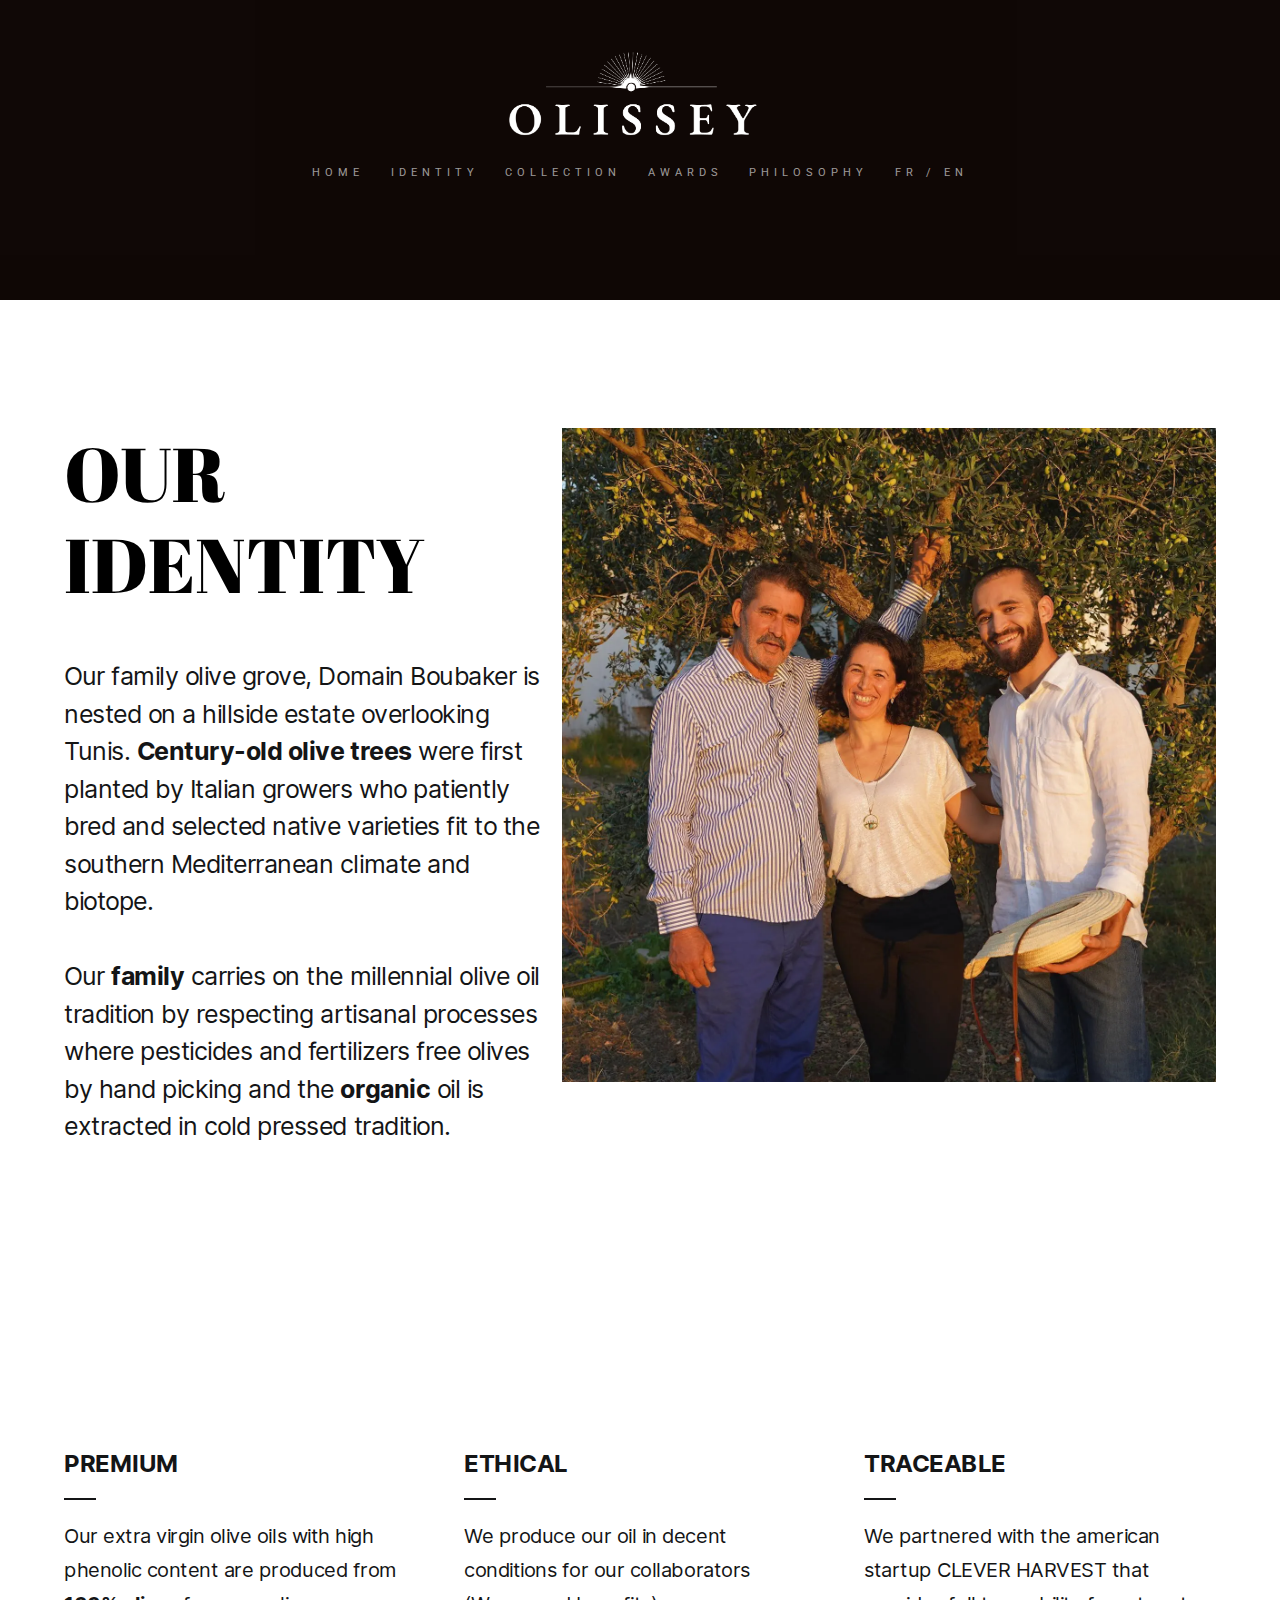
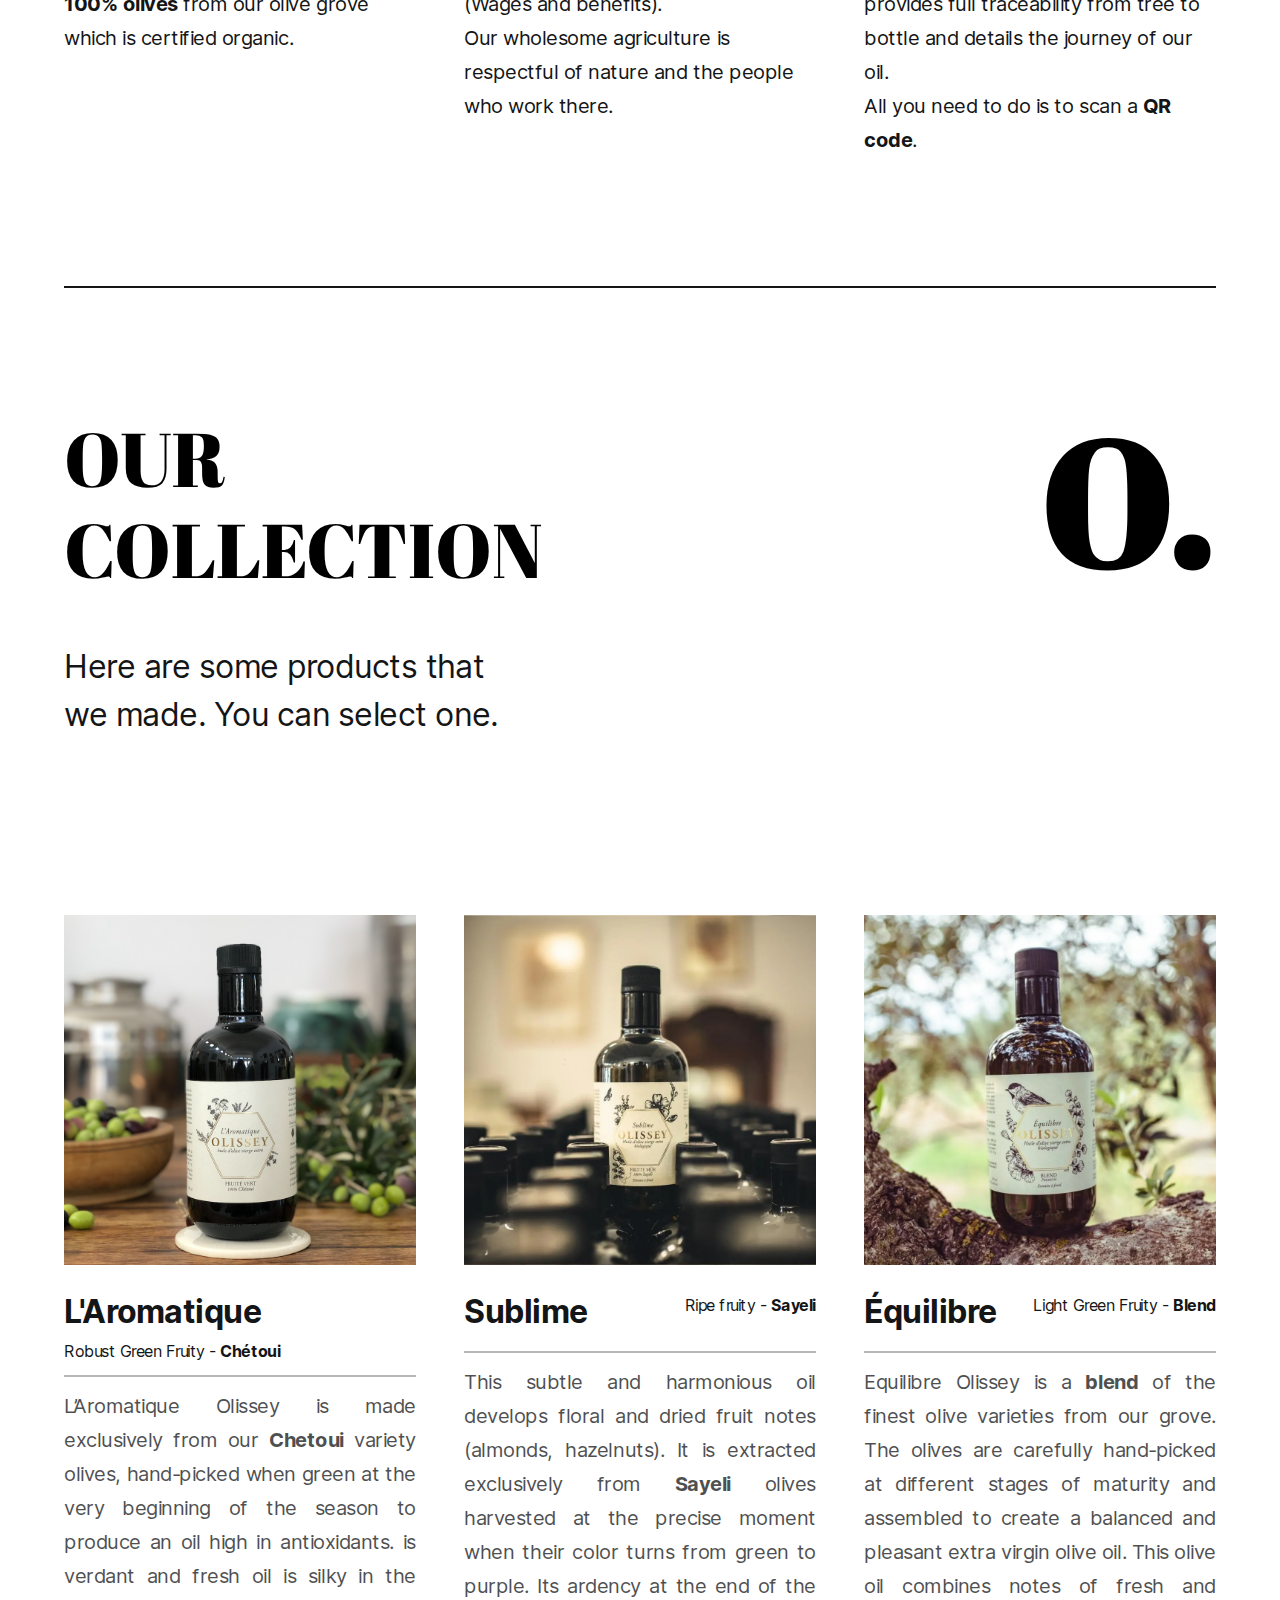
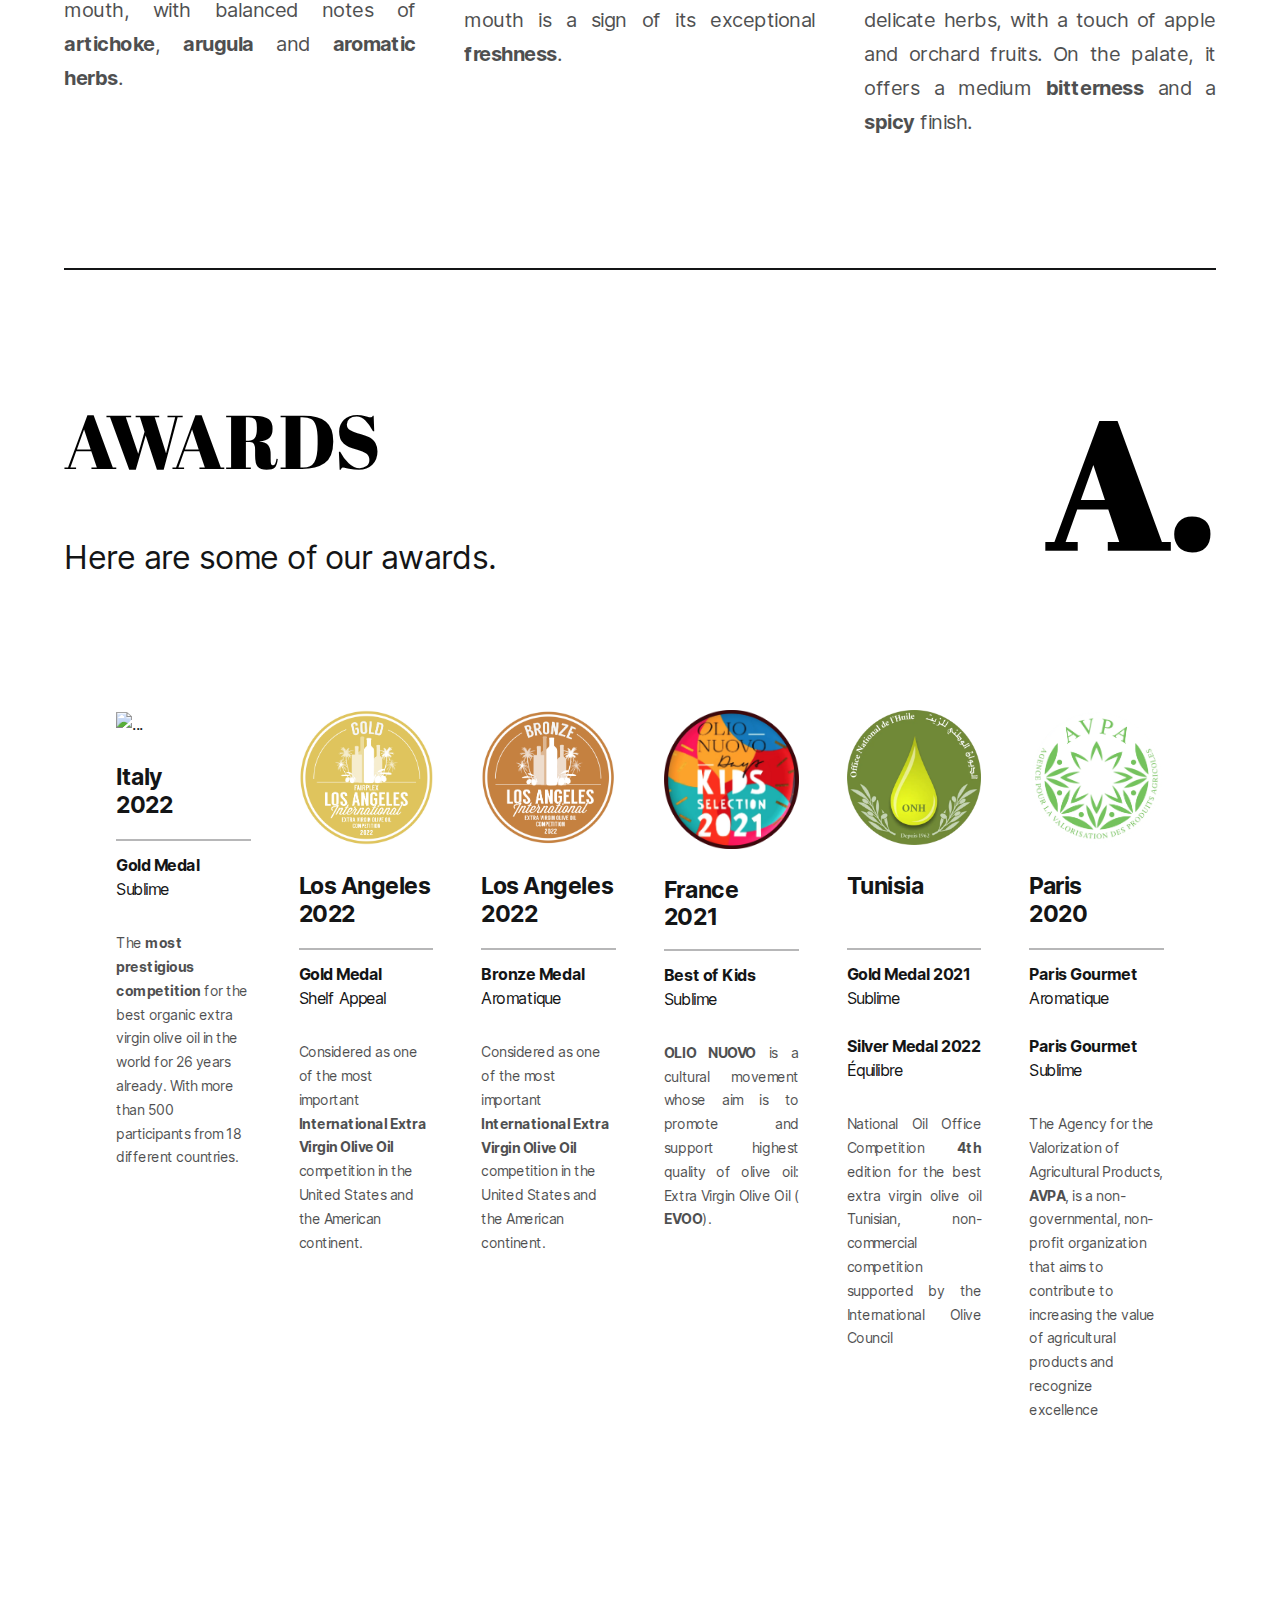
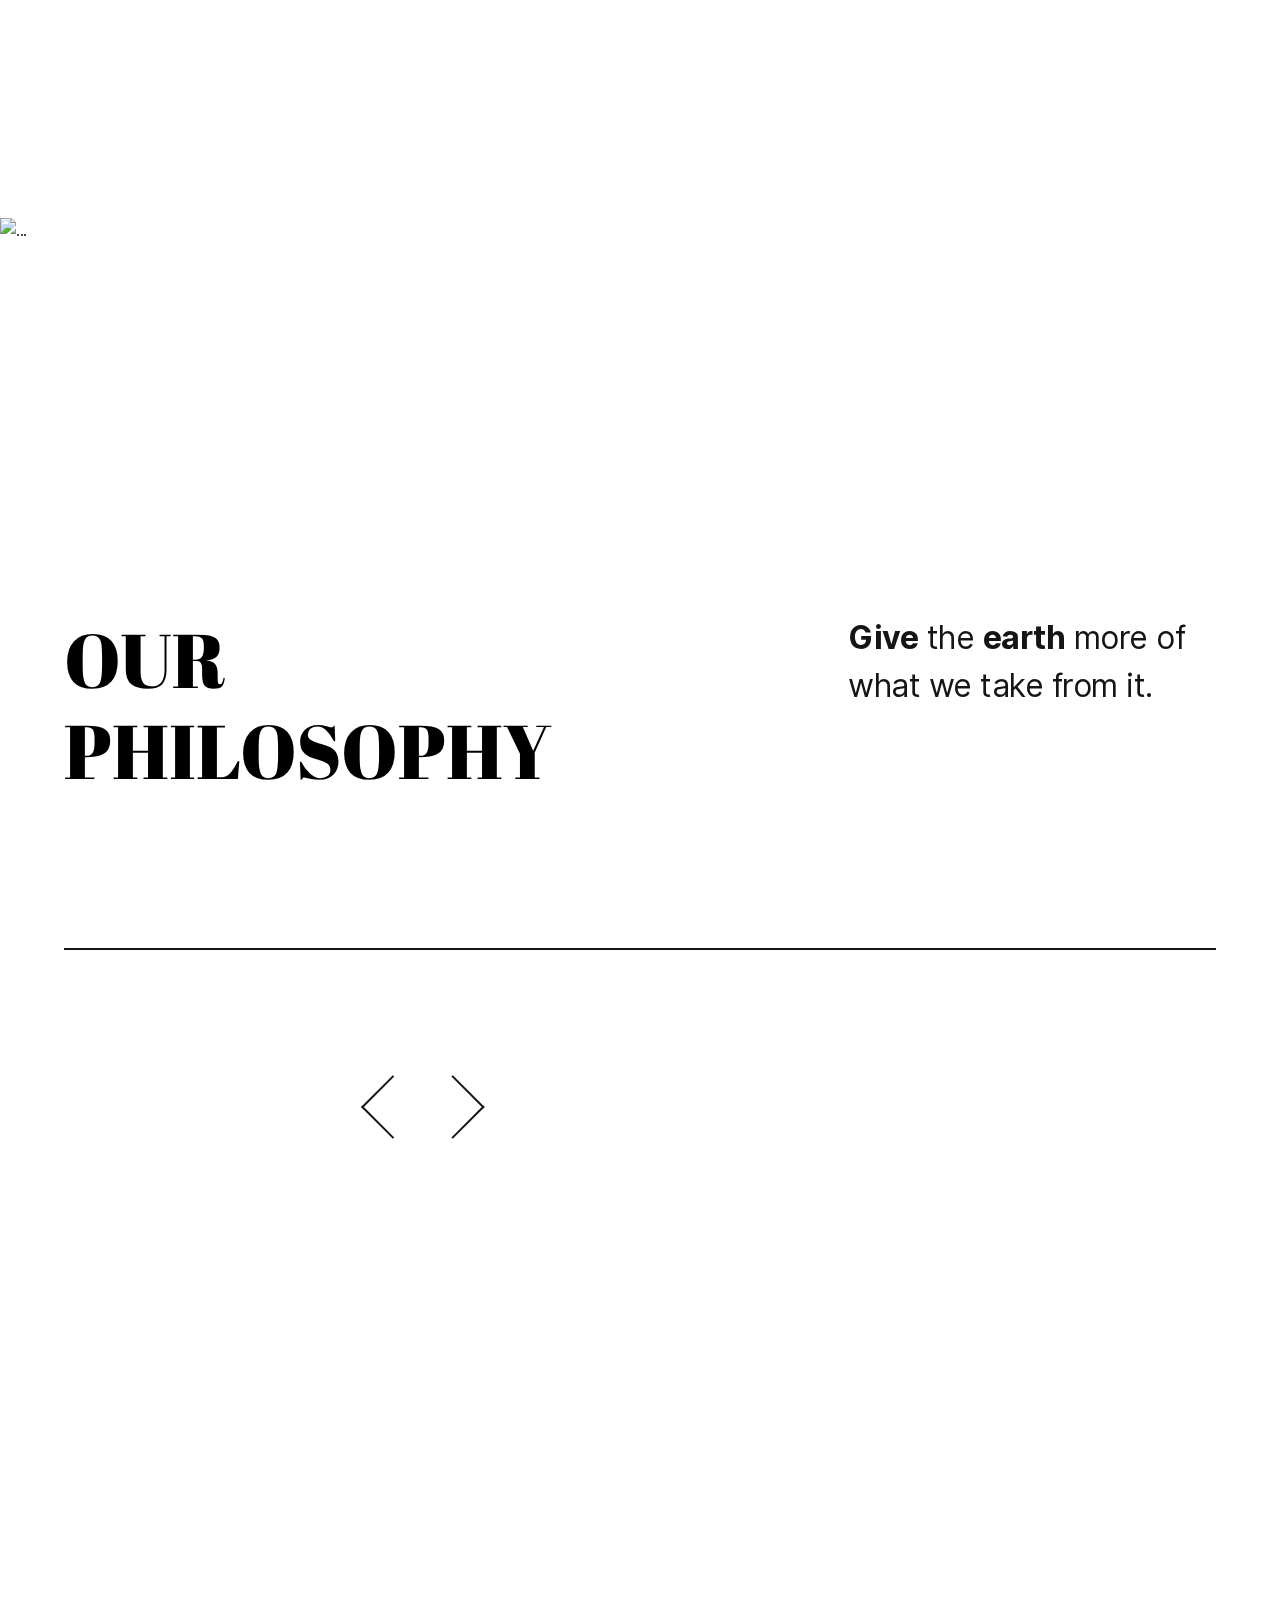
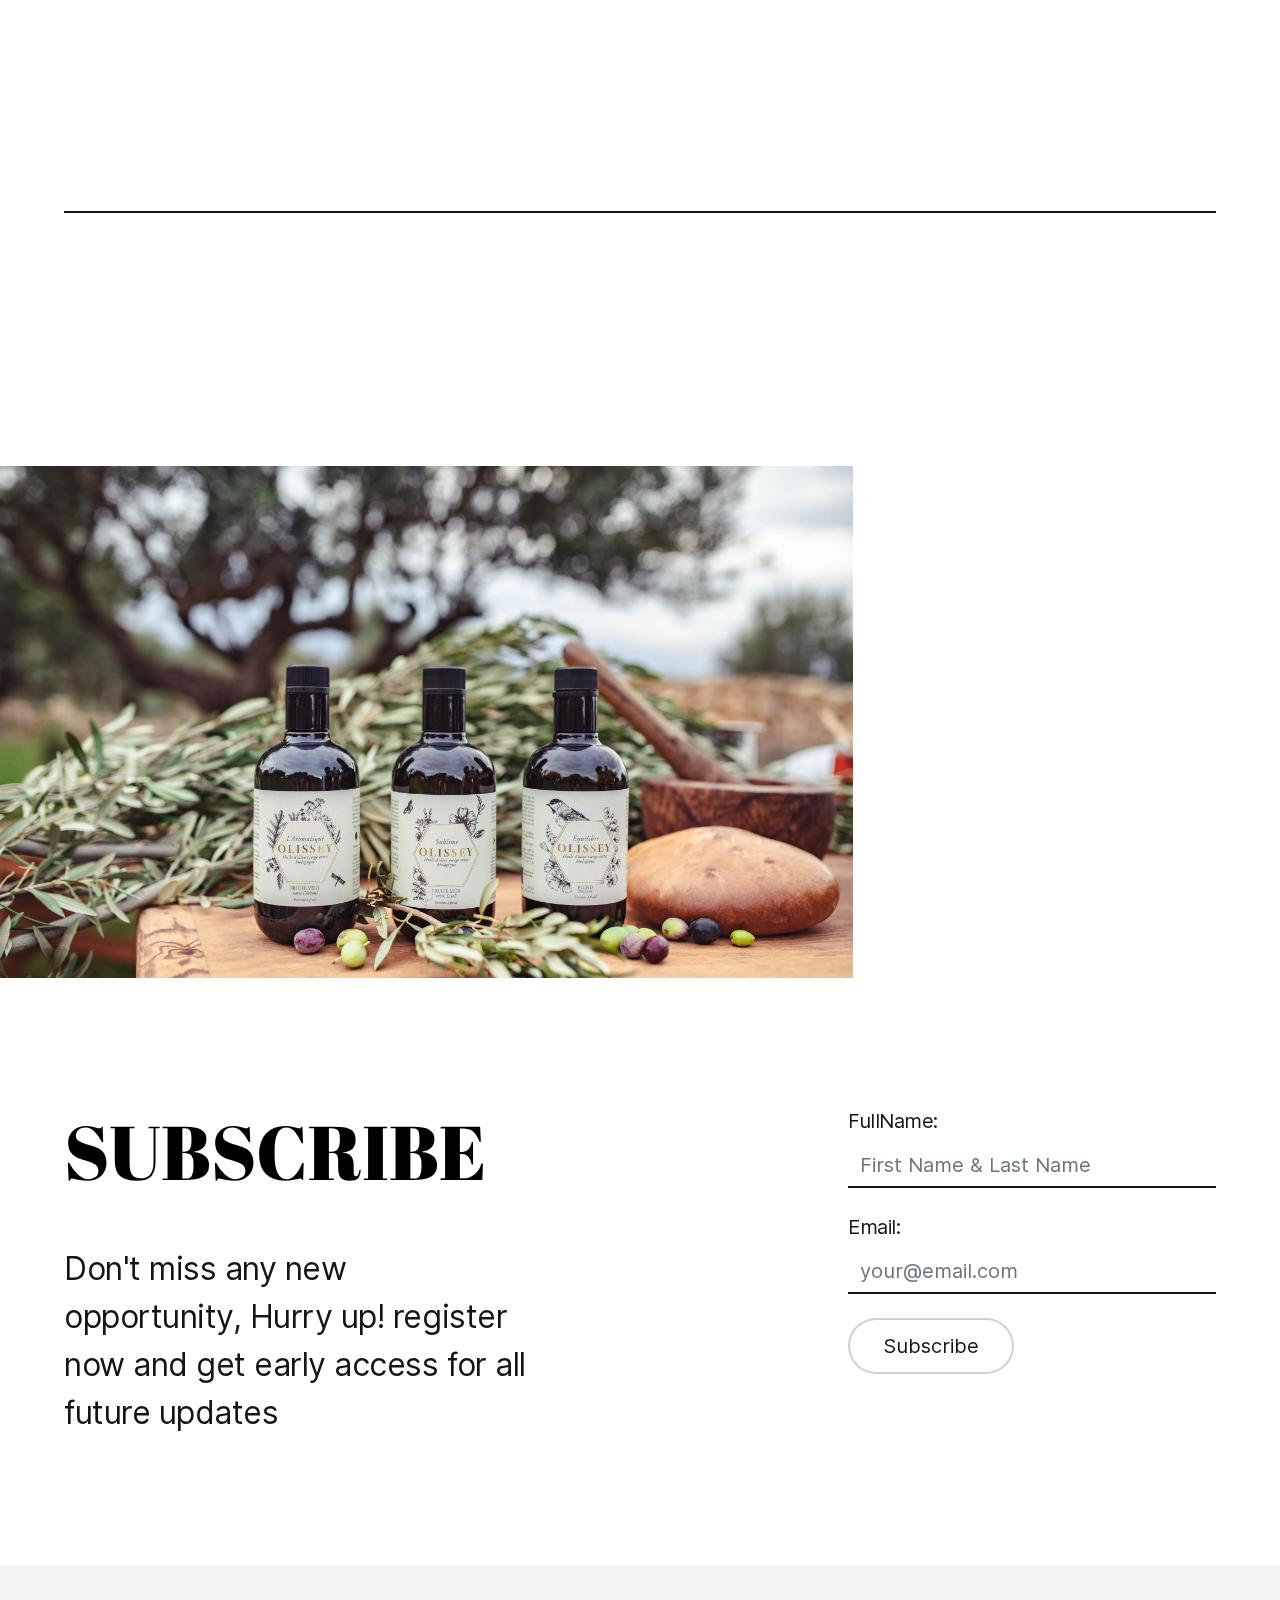
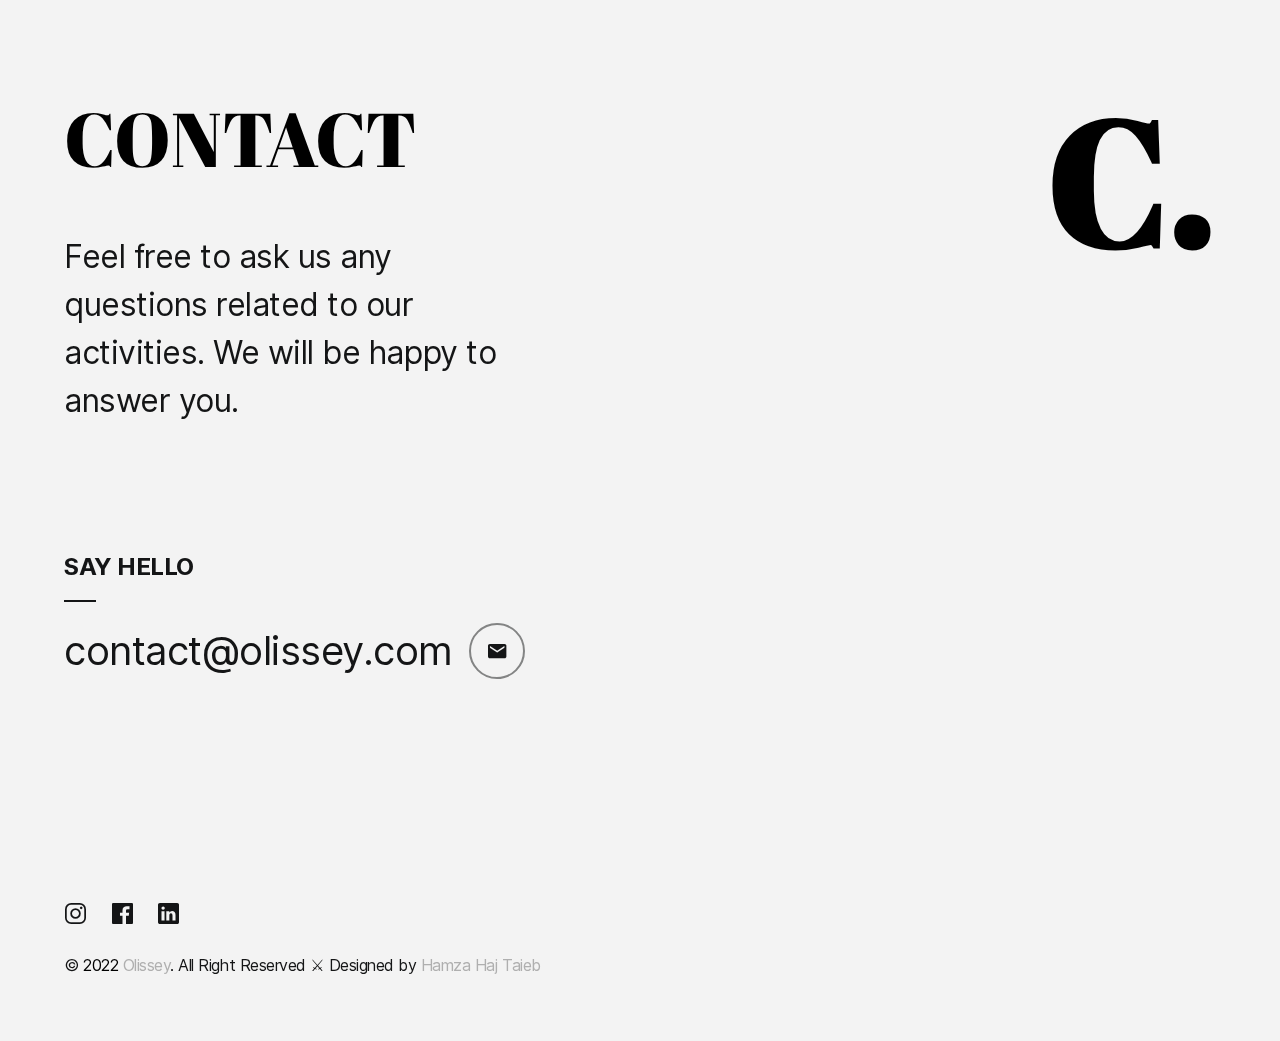
<file: index.html>
<!-- Designer : Full Stack Web Developer | UI/UX DESIGNER -->
<!--  -->
<!-- https://hamzahadjtaieb.tech -->
<!--  -->
<!-- LinkedIn: https://www.linkedin.com/in/hamzahajtaieb/?locale=en_US -->
<!--  -->
<!-- IG: instagram.com/humblejack__ -->
<!--  -->
<!-- Soundcloud: soundcloud.com/humblejack -->
<!--  -->
<!-- Soundcloud Label: soundcloud.com/Kusuf -->
<!--  -->
<!-- • You have only one chance to make a good impression • -->
<!--  -->

<!doctype html>
<html class="no-js" lang="en">

<head>
    <meta http-equiv="content-type" content="text/html; charset=UTF-8">

    <!-- Page Title Here -->
    <title>Olissey | Tunisian Olive Oil Producer</title>

    <link rel="shortlink" href="https://olissey.com">
    <link rel="alternate" hreflang="en" href="https://olissey.com/">
    <link rel="alternate" hreflang="fr" href="https://olissey.com/">

    <!-- Meta -->
    <!-- Page Description Here -->
    <meta name="description" content="Huile d’olive respectueuse de la Terre et des Hommes, Huile d'olive produite avec amour, passion et respect de la terre et de ses habitants 🌿">

    <!-- Disable screen scaling-->
    <meta name="viewport" content="width=device-width, initial-scale=1, user-scalable=yes, shrink-to-fit=no">
    <meta name="keywords" content="olissey, olissey olive oil, olissey oil, olissey oil olive, olissey gold medal, olissey spain, oliveoil, food, olive healthyfood, bio olive, bio olive oil, oil bio olive, ,olive oil, tunisian olive oil, best olive oil, best oil, best olive, olive best oil, gold medal olive oil, gold oil, olive, tunisian olive, olissey">

    <!-- Twitter Meta -->
    <meta name="twitter:site" content="@olissey">
    <meta name="twitter:creator" content="@olissey">
    <meta name="twitter:card" content="summary">
    <meta name="twitter:title" content="Olissey">
    <meta name="twitter:description" content="Huile d’olive respectueuse de la Terre et des Hommes, Huile d'olive produite avec amour, passion et respect de la terre et de ses habitants 🌿">
    <meta name="twitter:image" content="/img/items/cover-1.webp">

    <!-- Facebook Meta -->
    <meta property="og:url" content="https://olissey.com">
    <meta property="og:title" content="Olissey">
    <meta property="og:description" content="Huile d’olive respectueuse de la Terre et des Hommes, Huile d'olive produite avec amour, passion et respect de la terre et de ses habitants 🌿">
    <meta property="og:type" content="website">
    <meta property="og:image" content="/img/items/cover-1.webp">
    <meta property="og:image:secure_url" content="/img/items/cover-1.webp">
    <meta property="og:image:type" content="image/jpg">
    <meta property="og:image:width" content="1200">
    <meta property="og:image:height" content="630">
    <meta property="og:site_name" content="Olissey">
    <meta property="og:locale" content="en_US">

    <!-- Place favicon.ico and apple-touch-icon(s) in the root directory -->
    <!-- Web fonts and Web Icons -->
    <link rel="stylesheet" href="fonts/abril-fatface/stylesheet.css">
    <link rel="stylesheet" href="fonts/inter/stylesheet.css">
    <link rel="stylesheet" href="fonts/ionicons/stylesheet.css">
    <link rel="stylesheet" href="fonts/font-awesome.min.css">

    <!-- Vendor CSS style -->
    <link rel="stylesheet" href="css/page-loader.css">
    <link rel="stylesheet" href="css/bootstrap.min.css">
    <link rel="stylesheet" href="js/swiper/swiper-bundle.css">
    <link rel="stylesheet" href="js/vegas/vegas.min.css">

    <!-- Main CSS files -->
    <link rel="stylesheet" href="css/main.css">

    <!-- add alt layout here -->
    <link rel="stylesheet" href="css/style-2.css">
    <link rel="icon" href="https://cdn-icons-png.flaticon.com/512/4293/4293248.png">




    <!-- NAVBAR -->
    <link rel="stylesheet" type="text/css" href="css/style-index-1.css">
    <link rel="stylesheet" type="text/css" href="css/style-index-2.css">
    <link rel="stylesheet" type="text/css" href="https://fonts.googleapis.com/css2?family=Abel:wght@400&amp;family=Roboto:ital,wght@0,100;0,300;0,400;0,500;0,700;0,900;1,300;1,500;1,700;1,900&amp;family=Source+Code+Pro:wght@300;400;700">

    <script type="text/javascript">
        SQUARESPACE_ROLLUPS = {};
    </script>
    <script crossorigin="" src="https://assets.squarespace.com/universal/scripts-compressed/style-loader-runtime-d772a0386d51d0b876849-min.en-US.js"></script>
    <script crossorigin="" src="https://assets.squarespace.com/universal/scripts-compressed/moment-js-vendor-c5fbc3f5d4c14a3ee3b22-min.en-US.js"></script>
    <script crossorigin="" src="https://assets.squarespace.com/universal/scripts-compressed/cldr-resource-pack-d3d137c2757e894533d46-min.en-US.js"></script>
    <script>
        (function(rollups, name) {
            if (!rollups[name]) {
                rollups[name] = {};
            }
            rollups[name].js = ["//assets.squarespace.com/universal/scripts-compressed/common-vendors-stable-126e3a849024f3014d9ec-min.en-US.js"];
        })(SQUARESPACE_ROLLUPS, 'squarespace-common_vendors_stable');
    </script>


    <script crossorigin="" src="https://assets.squarespace.com/universal/scripts-compressed/common-vendors-stable-126e3a849024f3014d9ec-min.en-US.js"></script>
    <script crossorigin="" src="https://assets.squarespace.com/universal/scripts-compressed/common-vendors-08ca4ce6df6c18d98d8d2-min.en-US.js"></script>
    <script>
        (function(rollups, name) {
            if (!rollups[name]) {
                rollups[name] = {};
            }
            rollups[name].js = ["//assets.squarespace.com/universal/scripts-compressed/common-09cb28d6b7e9fb93180c0-min.en-US.js"];
        })(SQUARESPACE_ROLLUPS, 'squarespace-common');
    </script>
    <script crossorigin="" src="https://assets.squarespace.com/universal/scripts-compressed/common-09cb28d6b7e9fb93180c0-min.en-US.js"></script>
    <!-- <link rel="stylesheet" type="text/css"
    href="https://assets.squarespace.com/universal/styles-compressed/commerce-0418f029ba9aeb9db8790-min.en-US.css"> -->
    <script crossorigin="" src="https://assets.squarespace.com/universal/scripts-compressed/performance-a352d2bb01b07a1e65146-min.en-US.js" defer></script>
    <script data-name="static-context">
        Static = window.Static || {};
        Static.SQUARESPACE_CONTEXT = {
            "rollups": {
                "squarespace-announcement-bar": {},
                "squarespace-audio-player": {
                    "css": "//assets.squarespace.com/universal/styles-compressed/audio-player-7273d8fcec67906942b35-min.en-US.css",
                    "js": "//assets.squarespace.com/universal/scripts-compressed/audio-player-bd74e942e8dabec0d40bf-min.en-US.js"
                },
                "squarespace-blog-collection-list": {
                    "css": "//assets.squarespace.com/universal/styles-compressed/blog-collection-list-3d55c64c25996c7633fc2-min.en-US.css",
                    "js": "//assets.squarespace.com/universal/scripts-compressed/blog-collection-list-d01794933983df412448b-min.en-US.js"
                },
                "squarespace-calendar-block-renderer": {
                    "css": "//assets.squarespace.com/universal/styles-compressed/calendar-block-renderer-5668de53c0ce16e20cc01-min.en-US.css",
                    "js": "//assets.squarespace.com/universal/scripts-compressed/calendar-block-renderer-9935609888c4600d800d5-min.en-US.js"
                },
                "squarespace-chartjs-helpers": {
                    "css": "//assets.squarespace.com/universal/styles-compressed/chartjs-helpers-58ae73137091cd0a61360-min.en-US.css",
                    "js": "//assets.squarespace.com/universal/scripts-compressed/chartjs-helpers-311ae2c351dc72f865b07-min.en-US.js"
                },
                "squarespace-comments": {
                    "css": "//assets.squarespace.com/universal/styles-compressed/comments-eeb99f32a31032af774cb-min.en-US.css",
                    "js": "//assets.squarespace.com/universal/scripts-compressed/comments-7f02f3e1ab49df086e6aa-min.en-US.js"
                },
                "squarespace-dialog": {
                    "css": "//assets.squarespace.com/universal/styles-compressed/dialog-7b3fdec47b80fd63e5e6f-min.en-US.css",
                    "js": "//assets.squarespace.com/universal/scripts-compressed/dialog-7b1c5e7a9bacf05a6f2ed-min.en-US.js"
                },
                "squarespace-events-collection": {
                    "css": "//assets.squarespace.com/universal/styles-compressed/events-collection-5668de53c0ce16e20cc01-min.en-US.css",
                    "js": "//assets.squarespace.com/universal/scripts-compressed/events-collection-804cfe707d920f9acd56a-min.en-US.js"
                },
                "squarespace-form-rendering-utils": {
                    "js": "//assets.squarespace.com/universal/scripts-compressed/form-rendering-utils-dbd50371e388af6c6f2f7-min.en-US.js"
                },
                "squarespace-forms": {
                    "css": "//assets.squarespace.com/universal/styles-compressed/forms-1cc007b21ede0b73086c9-min.en-US.css",
                    "js": "//assets.squarespace.com/universal/scripts-compressed/forms-c6d86928c4a9d431c9fc2-min.en-US.js"
                },
                "squarespace-gallery-collection-list": {
                    "css": "//assets.squarespace.com/universal/styles-compressed/gallery-collection-list-3d55c64c25996c7633fc2-min.en-US.css",
                    "js": "//assets.squarespace.com/universal/scripts-compressed/gallery-collection-list-a4d72fc510f4a01b65682-min.en-US.js"
                },
                "squarespace-image-zoom": {
                    "css": "//assets.squarespace.com/universal/styles-compressed/image-zoom-60e14b9bac69739c96fa7-min.en-US.css",
                    "js": "//assets.squarespace.com/universal/scripts-compressed/image-zoom-4e2b5e95058c40ecfc472-min.en-US.js"
                },
                "squarespace-pinterest": {
                    "css": "//assets.squarespace.com/universal/styles-compressed/pinterest-3d55c64c25996c7633fc2-min.en-US.css",
                    "js": "//assets.squarespace.com/universal/scripts-compressed/pinterest-ecf43ffaee186ac5ad49a-min.en-US.js"
                },
                "squarespace-popup-overlay": {
                    "css": "//assets.squarespace.com/universal/styles-compressed/popup-overlay-e4ea05bd2ae9c1568e432-min.en-US.css",
                    "js": "//assets.squarespace.com/universal/scripts-compressed/popup-overlay-b00e1a103ddb2ff9dcfd2-min.en-US.js"
                },
                "squarespace-product-quick-view": {
                    "css": "//assets.squarespace.com/universal/styles-compressed/product-quick-view-663fb8b8c08febe7303f1-min.en-US.css",
                    "js": "//assets.squarespace.com/universal/scripts-compressed/product-quick-view-13d78bc64ba07a7fe1304-min.en-US.js"
                },
                "squarespace-products-collection-item-v2": {
                    "css": "//assets.squarespace.com/universal/styles-compressed/products-collection-item-v2-60e14b9bac69739c96fa7-min.en-US.css",
                    "js": "//assets.squarespace.com/universal/scripts-compressed/products-collection-item-v2-4019a8d04722cded40dac-min.en-US.js"
                },
                "squarespace-products-collection-list-v2": {
                    "css": "//assets.squarespace.com/universal/styles-compressed/products-collection-list-v2-60e14b9bac69739c96fa7-min.en-US.css",
                    "js": "//assets.squarespace.com/universal/scripts-compressed/products-collection-list-v2-bb941c424112fe86dcbf0-min.en-US.js"
                },
                "squarespace-search-page": {
                    "css": "//assets.squarespace.com/universal/styles-compressed/search-page-568ad8f2a40e76c0175c8-min.en-US.css",
                    "js": "//assets.squarespace.com/universal/scripts-compressed/search-page-2fa6a0971d2b0cdc4a0b2-min.en-US.js"
                },
                "squarespace-search-preview": {
                    "js": "//assets.squarespace.com/universal/scripts-compressed/search-preview-62448b2f62d89859228c6-min.en-US.js"
                },
                "squarespace-simple-liking": {
                    "css": "//assets.squarespace.com/universal/styles-compressed/simple-liking-47606e375db2b296c3464-min.en-US.css",
                    "js": "//assets.squarespace.com/universal/scripts-compressed/simple-liking-558d788b0df538c248e23-min.en-US.js"
                },
                "squarespace-social-buttons": {
                    "css": "//assets.squarespace.com/universal/styles-compressed/social-buttons-b186d09e02921fd7f8e00-min.en-US.css",
                    "js": "//assets.squarespace.com/universal/scripts-compressed/social-buttons-dfd5782f5ccd1af0f742b-min.en-US.js"
                },
                "squarespace-tourdates": {
                    "css": "//assets.squarespace.com/universal/styles-compressed/tourdates-3d55c64c25996c7633fc2-min.en-US.css",
                    "js": "//assets.squarespace.com/universal/scripts-compressed/tourdates-1fdd3ef6e24aaca6bff89-min.en-US.js"
                },
                "squarespace-website-overlays-manager": {
                    "css": "//assets.squarespace.com/universal/styles-compressed/website-overlays-manager-5c2f030f6ee94f066dc3d-min.en-US.css",
                    "js": "//assets.squarespace.com/universal/scripts-compressed/website-overlays-manager-b97acb755373645fd8fcc-min.en-US.js"
                }
            },
            "pageType": 1,
            "website": {
                "websiteType": 1,
                "contentModifiedOn": 1622466251472,
                "cloneable": false,
                "hasBeenCloneable": false,
                "siteStatus": {},
                "language": "en-US",
                "timeZone": "America/New_York",
                "machineTimeZoneOffset": -14400000,
                "timeZoneOffset": -14400000,
                "timeZoneAbbr": "EDT",
                "siteTitle": "Olissey",
                "fullSiteTitle": "Olissey",
                "siteDescription": "<p style=\"text-align:center\">.</p> <p style=\"text-align:center\"></p>",
                "shareButtonOptions": {
                    "4": true,
                    "1": true,
                    "7": true,
                    "8": true,
                    "3": true,
                    "6": true,
                    "2": true
                },
                "authenticUrl": "index.html",
                "baseUrl": "index.html",
                "sslSetting": 3,
                "isHstsEnabled": false,
                "socialAccounts": [{
                    "serviceId": 2,
                    "addedOn": 1481479657944,
                    "metaData": {
                        "service": "facebook"
                    },
                    "iconEnabled": true,
                    "serviceName": "facebook"
                }],
                "typekitId": "",
                "statsMigrated": false,
                "imageMetadataProcessingEnabled": false,
                "screenshotId": "c6b39d18",
                "captchaSettings": {
                    "enabledForDonations": false
                },
                "showOwnerLogin": false
            },
            "websiteSettings": {
                "type": "Non-Profit",
                "subjects": [],
                "country": "DE",
                "simpleLikingEnabled": false,
                "mobileInfoBarSettings": {
                    "isContactEmailEnabled": false,
                    "isContactPhoneNumberEnabled": false,
                    "isLocationEnabled": false,
                    "isBusinessHoursEnabled": false
                },
                "commentLikesAllowed": false,
                "commentAnonAllowed": false,
                "commentThreaded": false,
                "commentApprovalRequired": false,
                "commentAvatarsOn": false,
                "commentSortType": 2,
                "commentFlagThreshold": 0,
                "commentFlagsAllowed": false,
                "commentEnableByDefault": false,
                "commentDisableAfterDaysDefault": 0,
                "disqusShortname": "",
                "commentsEnabled": false,
                "contactPhoneNumber": "",
                "storeSettings": {
                    "returnPolicy": null,
                    "termsOfService": null,
                    "privacyPolicy": null,
                    "expressCheckout": false,
                    "continueShoppingLinkUrl": "/",
                    "useLightCart": false,
                    "showNoteField": false,
                    "shippingCountryDefaultValue": "US",
                    "billToShippingDefaultValue": false,
                    "showShippingPhoneNumber": false,
                    "isShippingPhoneRequired": false,
                    "showBillingPhoneNumber": false,
                    "isBillingPhoneRequired": false,
                    "defaultCurrency": "USD",
                    "selectedCurrency": "EUR",
                    "measurementStandard": 1,
                    "showCustomCheckoutForm": false,
                    "checkoutPageMarketingOptInEnabled": false,
                    "enableMailingListOptInByDefault": false,
                    "sameAsRetailLocation": false,
                    "merchandisingSettings": {
                        "scarcityEnabledOnProductItems": false,
                        "scarcityEnabledOnProductBlocks": false,
                        "scarcityMessageType": "DEFAULT_SCARCITY_MESSAGE",
                        "scarcityThreshold": 10,
                        "multipleQuantityAllowedForServices": false,
                        "restockNotificationsEnabled": false,
                        "restockNotificationsMailingListSignUpEnabled": false,
                        "relatedProductsEnabled": false,
                        "relatedProductsOrdering": "random",
                        "soldOutVariantsDropdownDisabled": false,
                        "productComposerOptedIn": false,
                        "productComposerABTestOptedOut": false,
                        "productReviewsEnabled": false,
                        "displayImportedProductReviewsEnabled": false,
                        "hasOptedToCollectNativeReviews": false
                    },
                    "isLive": false,
                    "multipleQuantityAllowedForServices": false
                },
                "useEscapeKeyToLogin": false,
                "ssBadgeType": 1,
                "ssBadgePosition": 4,
                "ssBadgeVisibility": 1,
                "ssBadgeDevices": 1,
                "pinterestOverlayOptions": {
                    "mode": "disabled"
                },
                "ampEnabled": false
            },
            "cookieSettings": {
                "isCookieBannerEnabled": false,
                "isRestrictiveCookiePolicyEnabled": false,
                "isRestrictiveCookiePolicyAbsolute": false,
                "cookieBannerText": "",
                "cookieBannerTheme": "",
                "cookieBannerVariant": "",
                "cookieBannerPosition": "",
                "cookieBannerCtaVariant": "",
                "cookieBannerCtaText": "",
                "cookieBannerAcceptType": "OPT_IN",
                "cookieBannerOptOutCtaText": ""
            },
            "websiteCloneable": false,
            "collection": {
                "title": "Olissey",
                "id": "584da900414fb5fd29fe0d84",
                "fullUrl": "/",
                "type": 1,
                "permissionType": 1
            },
            "subscribed": false,
            "appDomain": "squarespace.com",
            "templateTweakable": false,
            "tweakJSON": {},
            "templateId": "52e96934e4b0ea14d0f64568",
            "templateVersion": "7",
            "pageFeatures": [
                1,
                2,
                4
            ],
            "templateScriptsRootUrl": "https://static1.squarespace.com/static/ta/52e968b5e4b04d2aa2a3bba3/1127/scripts/",
            "betaFeatureFlags": [],
            "impersonatedSession": false,
            "showAnnouncementBar": false
        };
    </script>
    <script type="text/javascript">
        SquarespaceFonts.loadViaContext();
        Squarespace.load(window);
    </script>

    <!-- Global site tag (gtag.js) - Google Analytics -->
    <script async src="https://www.googletagmanager.com/gtag/js?id=G-X5X7ZY7KBN"></script>
    <script>
        window.dataLayer = window.dataLayer || [];

        function gtag() {
            dataLayer.push(arguments);
        }
        gtag('js', new Date());

        gtag('config', 'G-X5X7ZY7KBN');
    </script>
    <link rel="alternate" type="application/rss+xml" title="RSS Feed" href="new-index%EF%B9%96format=rss.rss" />
    <!-- <link rel="stylesheet" type="text/css"
    href="https://static1.squarespace.com/static/sitecss/584c26392e69cf97b9090b2b/58/52e96934e4b0ea14d0f64568/584c26392e69cf97b9090b31/1127/site.css" /> -->


    <!-- NAVBAR -->

</head>





<!-- <div class="row">
  <img class="col img img-4x4" style="
                    margin-top: -2rem;
                " src="img/items/cover-1.webp" alt="...">
</div> -->

<div id="collection-584da900414fb5fd29fe0d84" class="transparent-header expand-homepage-index-links homepage-index-nav-show-on-scroll show-page-title index-section-separation-border
   design-slideshow grid-aspect-ratio-11-square grid-max-columns-four slideshow-aspect-ratio-169-widescreen slideshow-transition-fade slideshow-autoplay 
   gallery-controls-arrows gallery-controls-color-light  meta-priority-date hide-entry-author  pre-footer-content-custom   show-category-navigation hide-album-share-link   
   event-thumbnails event-thumbnail-size-32-standard event-date-label event-date-label-time event-list-show-cats event-list-date event-list-time event-list-address    
   event-excerpts event-time-format event-list-compact-view  gallery-design-grid aspect-ratio-auto lightbox-style-dark  gallery-navigation-bullets 
   gallery-info-overlay-show-on-hover gallery-aspect-ratio-32-standard gallery-arrow-style-no-background gallery-transitions-fade gallery-show-arrows gallery-auto-crop   product-list-titles-under product-list-alignment-center product-item-size-11-square  product-gallery-size-11-square  show-product-price show-product-item-nav  tweak-v1-related-products-image-aspect-ratio-11-square tweak-v1-related-products-details-alignment-center newsletter-style-dark hide-opentable-icons opentable-style-dark small-button-style-outline small-button-shape-pill medium-button-style-solid medium-button-shape-pill large-button-style-outline large-button-shape-pill image-block-poster-text-alignment-center image-block-card-dynamic-font-sizing image-block-card-content-position-center image-block-card-text-alignment-left image-block-overlap-dynamic-font-sizing image-block-overlap-content-position-center image-block-overlap-text-alignment-left image-block-collage-dynamic-font-sizing image-block-collage-content-position-top image-block-collage-text-alignment-left image-block-stack-dynamic-font-sizing image-block-stack-text-alignment-left button-style-outline button-corner-style-pill tweak-product-quick-view-button-style-floating tweak-product-quick-view-button-position-bottom tweak-product-quick-view-lightbox-excerpt-display-truncate tweak-product-quick-view-lightbox-show-arrows tweak-product-quick-view-lightbox-show-close-button tweak-product-quick-view-lightbox-controls-weight-light native-currency-code-eur collection-584da900414fb5fd29fe0d84 collection-type-index collection-layout-default homepage view-list mobile-style-available logo-image has-banner-image index-page collection-new-index">

    <div id="site">

        <input type="checkbox" name="mobile-nav-toggle" id="mobileNavToggle" class="mobile-nav-toggle-box hidden" />

        <div id="overlayNav">


            <div id="mobileNavWrapper" class="nav-wrapper">
                <nav id="mobileNavigation">








                    <div class="index home ">
                        <a href="#header">
                            Home
                        </a>
                    </div>





                    <div class="index home ">
                        <a href="#about">
                            IDENTITY
                        </a>
                    </div>





                    <div class="index home ">
                        <a href="#products">
                            COLLECTION
                        </a>
                    </div>





                    <div class="index home ">
                        <a href="#works">
                            AWARDS
                        </a>
                    </div>





                    <div class="index home ">
                        <a href="#missions">
                            PHILOSOPHY
                        </a>
                    </div>





                    <div class=" index home">
                        <a href="#contact">
                            FR / EN
                        </a>
                    </div>




                    <!-- <div class="base">
            <a href="index.html">
              Olissey
            </a>
          </div> -->








                </nav>
            </div>


        </div>

        <header id="header" role="banner">
            <div class="header-inner">
                <div id="logoWrapper" class="title-logo-wrapper" data-content-field="site-title">

                    <h1 id="logoImage" class="tmpl-loading logo-image">
                        <a href="index.html"><img src="img/Logo-white.png" alt="Olissey" style="padding-bottom: 20px;" /></a>
                    </h1>

                </div>
                <!-- comment the linebreak between these two elements because science
          --><label for="mobileNavToggle" class="mobile-nav-toggle-label show-on-scroll-mobile">
                    <div class="top-bar"></div>
                    <div class="middle-bar"></div>
                    <div class="bottom-bar"></div>
                </label>
                <!-- comment the linebreak between these two elements because science
          -->
                <div id="headerNav" class="tmpl-loading">

                    <div id="mainNavWrapper" class="nav-wrapper desktop-nav-wrapper show-on-scroll">
                        <nav id="mainNavigation" data-content-field="navigation">








                            <div class=" home">
                                <a href="#header">
                                    Home
                                </a>
                            </div>





                            <div class=" home">
                                <a href="#about">
                                    IDENTITY
                                </a>
                            </div>





                            <div class=" home">
                                <a href="#products">
                                    COLLECTION
                                </a>
                            </div>





                            <div class=" home">
                                <a href="#works">
                                    AWARDS
                                </a>
                            </div>





                            <div class=" home">
                                <a href="#missions">
                                    PHILOSOPHY
                                </a>
                            </div>





                            <div class="home">
                                <a href="#contact">
                                    FR / EN
                                </a>
                            </div>




                            <!-- <div class="base">
              <a href="index.html">
                Olissey
              </a>
            </div> -->







                        </nav>
                    </div>
                    <!-- style below blocks out the mobile nav toggle only when nav is loaded -->
                    <style>
                        .mobile-nav-toggle-label {
                            display: inline-block;
                        }
                    </style>


                </div>
            </div>
        </header>

        <div id="siteWrapper" class="clearfix">

            <!-- Banner -->



            <!-- nothing to see here, move along -->







            <main id="page" role="main">
                <div id="content" class="main-content" data-content-field="main-content" data-collection-id="584da900414fb5fd29fe0d84">







                    <!-- Create index sections -->


                    <div id="home-section" class="index-section page" data-url-id="home" data-collection-id="584c2a76440243f420714333" data-edit-main-image="Background">
                        <div class="index-section-wrapper has-main-media has-main-image">

                            <!-- For Pages -->





                            <div class="index-section-image content-fill">
                                <img data-src="https://i.imgur.com/BUPvzKV.jpg" data-image="https://i.imgur.com/BUPvzKV.jpg" data-image-dimensions="1673x1018" data-image-focal-point="0.4085487077534791,0.6303571065266926" alt="Olissey | Tunisian Olive Oil Producer" />
                            </div>
                            <div class="index-image-overlay "></div>



                            <div class="content page-content has-main-media has-main-image tmpl-loading " id="home-page " data-url-id="home ">
                                <div class="content-inner has-content ">
                                    <div class="sqs-layout sqs-grid-12 columns-12 " data-type="page " data-updated-on="1481569943707 " id="page-584c2a76440243f420714333 ">
                                        <div class="row sqs-row ">
                                            <div class="col sqs-col-12 span-12 ">
                                                <div class="sqs-block spacer-block sqs-block-spacer " data-aspect-ratio="58.10276679841897 " data-block-type="21 " id="block-yui_3_17_2_1_1413574954472_11247 ">
                                                    <div class="sqs-block-content ">&nbsp;</div>
                                                </div>
                                            </div>
                                        </div>
                                    </div>
                                </div>
                            </div>


                            <!-- For Galleries -->



                            <!-- For Albums -->



                        </div>
                    </div>

                    <div id="whoarewe-section " class="index-section no-main-image page " data-url-id="whoarewe " data-collection-id="584c2ad046c3c4a70fee0202 " data-edit-main-image="Background ">
                    </div>

                </div>
            </main>




            <div class="sqs-custom-cart custom-cart empty ">
                <a href="cart.html " class="custom-cart-button ">Cart (<span class="sqs-cart-quantity ">0</span>)</a>
            </div>


        </div>
    </div>

    <script src="https://static1.squarespace.com/static/ta/52e968b5e4b04d2aa2a3bba3/1127/scripts/site-bundle.js " type="text/javascript "></script>

    <script type="text/javascript " data-sqs-type="imageloader-bootstrapper ">
        (function() {
            if (window.ImageLoader) {
                window.ImageLoader.bootstrap({}, document);
            }
        })();
    </script>
    <script>
        Squarespace.afterBodyLoad(Y);
    </script><svg xmlns="http://www.w3.org/2000/svg " version="1.1 " style="display:none " data-usage="social-icons-svg ">
        <symbol id="facebook-icon " viewBox="0 0 64 64 ">
            <path
                d="M34.1,47V33.3h4.6l0.7-5.3h-5.3v-3.4c0-1.5,0.4-2.6,2.6-2.6l2.8,0v-4.8c-0.5-0.1-2.2-0.2-4.1-0.2 c-4.1,0-6.9,2.5-6.9,7V28H24v5.3h4.6V47H34.1z " />
        </symbol>
        <symbol id="facebook-mask " viewBox="0 0 64 64 ">
            <path
                d="M0,0v64h64V0H0z M39.6,22l-2.8,0c-2.2,0-2.6,1.1-2.6,2.6V28h5.3l-0.7,5.3h-4.6V47h-5.5V33.3H24V28h4.6V24 c0-4.6,2.8-7,6.9-7c2,0,3.6,0.1,4.1,0.2V22z " />
        </symbol>
        <symbol id="soundcloud-icon " viewBox="0 0 64 64 ">
            <path
                d="M43.6,30c-0.6,0-1.2,0.1-1.7,0.3c-0.3-4-3.7-7.1-7.7-7.1c-1,0-2,0.2-2.8,0.5 C31.1,23.9,31,24,31,24.3v13.9c0,0.3,0.2,0.5,0.5,0.5c0,0,12.2,0,12.2,0c2.4,0,4.4-1.9,4.4-4.4C48,31.9,46,30,43.6,30z M27.2,25.1 c-0.7,0-1.2,0.5-1.2,1.1v11.3c0,0.7,0.6,1.2,1.2,1.2c0.7,0,1.2-0.6,1.2-1.2V26.2C28.4,25.6,27.8,25.1,27.2,25.1z
                                    M22.2,27.8 c-0.7,0-1.2,0.5-1.2,1.1v8.5c0,0.7,0.6,1.2,1.2,1.2s1.2-0.6,1.2-1.2V29C23.4,28.3,22.9,27.8,22.2,27.8z M17.2,30.2 c-0.7,0-1.2,0.5-1.2,1.1v4.9c0,0.7,0.6,1.2,1.2,1.2c0.7,0,1.2-0.6,1.2-1.2v-4.9C18.5,30.7,17.9,30.2,17.2,30.2z " />
        </symbol>
        <symbol id="soundcloud-mask " viewBox="0 0 64 64 ">
            <path
                d="M0,0v64h64V0H0z M18.5,36.3c0,0.7-0.6,1.2-1.2,1.2c-0.7,0-1.2-0.6-1.2-1.2v-4.9c0-0.6,0.6-1.1,1.2-1.1 c0.7,0,1.2,0.5,1.2,1.1V36.3z M23.4,37.5c0,0.7-0.6,1.2-1.2,1.2S21,38.2,21,37.5V29c0-0.6,0.6-1.1,1.2-1.1s1.2,0.5,1.2,1.1V37.5z M28.4,37.5c0,0.7-0.6,1.2-1.2,1.2c-0.7,0-1.2-0.6-1.2-1.2V26.2c0-0.6,0.6-1.1,1.2-1.1c0.7,0,1.2,0.5,1.2,1.1V37.5z
                                    M43.6,38.7 c0,0-12.1,0-12.2,0c-0.3,0-0.5-0.2-0.5-0.5V24.3c0-0.3,0.1-0.4,0.4-0.5c0.9-0.3,1.8-0.5,2.8-0.5c4,0,7.4,3.1,7.7,7.1 c0.5-0.2,1.1-0.3,1.7-0.3c2.4,0,4.4,2,4.4,4.4C48,36.8,46,38.7,43.6,38.7z " />
        </symbol>
        <symbol id="spotify-icon " viewBox="0 0 64 64 ">
            <path
                d="M32,16c-8.8,0-16,7.2-16,16c0,8.8,7.2,16,16,16c8.8,0,16-7.2,16-16C48,23.2,40.8,16,32,16 M39.3,39.1c-0.3,0.5-0.9,0.6-1.4,0.3c-3.8-2.3-8.5-2.8-14.1-1.5c-0.5,0.1-1.1-0.2-1.2-0.7c-0.1-0.5,0.2-1.1,0.8-1.2 c6.1-1.4,11.3-0.8,15.5,1.8C39.5,38,39.6,38.6,39.3,39.1
                                    M41.3,34.7c-0.4,0.6-1.1,0.8-1.7,0.4c-4.3-2.6-10.9-3.4-15.9-1.9 c-0.7,0.2-1.4-0.2-1.6-0.8c-0.2-0.7,0.2-1.4,0.8-1.6c5.8-1.8,13-0.9,18,2.1C41.5,33.4,41.7,34.1,41.3,34.7 M41.5,30.2 c-5.2-3.1-13.7-3.3-18.6-1.9c-0.8,0.2-1.6-0.2-1.9-1c-0.2-0.8,0.2-1.6,1-1.9c5.7-1.7,15-1.4,21,2.1c0.7,0.4,0.9,1.3,0.5,2.1
                                    C43.1,30.4,42.2,30.6,41.5,30.2 " />
        </symbol>
        <symbol id="spotify-mask " viewBox="0 0 64 64 ">
            <path
                d="M39,37.7c-4.2-2.6-9.4-3.2-15.5-1.8c-0.5,0.1-0.9,0.7-0.8,1.2c0.1,0.5,0.7,0.9,1.2,0.7c5.6-1.3,10.3-0.8,14.1,1.5 c0.5,0.3,1.1,0.1,1.4-0.3C39.6,38.6,39.5,38,39,37.7z M40.9,33c-4.9-3-12.2-3.9-18-2.1c-0.7,0.2-1,0.9-0.8,1.6 c0.2,0.7,0.9,1,1.6,0.8c5.1-1.5,11.6-0.8,15.9,1.9c0.6,0.4,1.4,0.2,1.7-0.4C41.7,34.1,41.5,33.4,40.9,33z
                                    M0,0v64h64V0H0z M32,48 c-8.8,0-16-7.2-16-16c0-8.8,7.2-16,16-16c8.8,0,16,7.2,16,16C48,40.8,40.8,48,32,48z M43,27.6c-5.9-3.5-15.3-3.9-21-2.1 c-0.8,0.2-1.2,1.1-1,1.9c0.2,0.8,1.1,1.2,1.9,1c4.9-1.5,13.4-1.2,18.6,1.9c0.7,0.4,1.6,0.2,2.1-0.5C43.9,29,43.7,28,43,27.6z " />
        </symbol>
        <symbol id="instagram-icon " viewBox="0 0 64 64 ">
            <path
                d="M46.91,25.816c-0.073-1.597-0.326-2.687-0.697-3.641c-0.383-0.986-0.896-1.823-1.73-2.657c-0.834-0.834-1.67-1.347-2.657-1.73c-0.954-0.371-2.045-0.624-3.641-0.697C36.585,17.017,36.074,17,32,17s-4.585,0.017-6.184,0.09c-1.597,0.073-2.687,0.326-3.641,0.697c-0.986,0.383-1.823,0.896-2.657,1.73c-0.834,0.834-1.347,1.67-1.73,2.657c-0.371,0.954-0.624,2.045-0.697,3.641C17.017,27.415,17,27.926,17,32c0,4.074,0.017,4.585,0.09,6.184c0.073,1.597,0.326,2.687,0.697,3.641c0.383,0.986,0.896,1.823,1.73,2.657c0.834,0.834,1.67,1.347,2.657,1.73c0.954,0.371,2.045,0.624,3.641,0.697C27.415,46.983,27.926,47,32,47s4.585-0.017,6.184-0.09c1.597-0.073,2.687-0.326,3.641-0.697c0.986-0.383,1.823-0.896,2.657-1.73c0.834-0.834,1.347-1.67,1.73-2.657c0.371-0.954,0.624-2.045,0.697-3.641C46.983,36.585,47,36.074,47,32S46.983,27.415,46.91,25.816z
                                    M44.21,38.061c-0.067,1.462-0.311,2.257-0.516,2.785c-0.272,0.7-0.597,1.2-1.122,1.725c-0.525,0.525-1.025,0.85-1.725,1.122c-0.529,0.205-1.323,0.45-2.785,0.516c-1.581,0.072-2.056,0.087-6.061,0.087s-4.48-0.015-6.061-0.087c-1.462-0.067-2.257-0.311-2.785-0.516c-0.7-0.272-1.2-0.597-1.725-1.122c-0.525-0.525-0.85-1.025-1.122-1.725c-0.205-0.529-0.45-1.323-0.516-2.785c-0.072-1.582-0.087-2.056-0.087-6.061s0.015-4.48,0.087-6.061c0.067-1.462,0.311-2.257,0.516-2.785c0.272-0.7,0.597-1.2,1.122-1.725c0.525-0.525,1.025-0.85,1.725-1.122c0.529-0.205,1.323-0.45,2.785-0.516c1.582-0.072,2.056-0.087,6.061-0.087s4.48,0.015,6.061,0.087c1.462,0.067,2.257,0.311,2.785,0.516c0.7,0.272,1.2,0.597,1.725,1.122c0.525,0.525,0.85,1.025,1.122,1.725c0.205,0.529,0.45,1.323,0.516,2.785c0.072,1.582,0.087,2.056,0.087,6.061S44.282,36.48,44.21,38.061z
                                    M32,24.297c-4.254,0-7.703,3.449-7.703,7.703c0,4.254,3.449,7.703,7.703,7.703c4.254,0,7.703-3.449,7.703-7.703C39.703,27.746,36.254,24.297,32,24.297z M32,37c-2.761,0-5-2.239-5-5c0-2.761,2.239-5,5-5s5,2.239,5,5C37,34.761,34.761,37,32,37z
                                    M40.007,22.193c-0.994,0-1.8,0.806-1.8,1.8c0,0.994,0.806,1.8,1.8,1.8c0.994,0,1.8-0.806,1.8-1.8C41.807,22.999,41.001,22.193,40.007,22.193z " />
        </symbol>
        <symbol id="instagram-mask " viewBox="0 0 64 64 ">
            <path
                d="M43.693,23.153c-0.272-0.7-0.597-1.2-1.122-1.725c-0.525-0.525-1.025-0.85-1.725-1.122c-0.529-0.205-1.323-0.45-2.785-0.517c-1.582-0.072-2.056-0.087-6.061-0.087s-4.48,0.015-6.061,0.087c-1.462,0.067-2.257,0.311-2.785,0.517c-0.7,0.272-1.2,0.597-1.725,1.122c-0.525,0.525-0.85,1.025-1.122,1.725c-0.205,0.529-0.45,1.323-0.516,2.785c-0.072,1.582-0.087,2.056-0.087,6.061s0.015,4.48,0.087,6.061c0.067,1.462,0.311,2.257,0.516,2.785c0.272,0.7,0.597,1.2,1.122,1.725s1.025,0.85,1.725,1.122c0.529,0.205,1.323,0.45,2.785,0.516c1.581,0.072,2.056,0.087,6.061,0.087s4.48-0.015,6.061-0.087c1.462-0.067,2.257-0.311,2.785-0.516c0.7-0.272,1.2-0.597,1.725-1.122s0.85-1.025,1.122-1.725c0.205-0.529,0.45-1.323,0.516-2.785c0.072-1.582,0.087-2.056,0.087-6.061s-0.015-4.48-0.087-6.061C44.143,24.476,43.899,23.682,43.693,23.153z
                                    M32,39.703c-4.254,0-7.703-3.449-7.703-7.703s3.449-7.703,7.703-7.703s7.703,3.449,7.703,7.703S36.254,39.703,32,39.703z M40.007,25.793c-0.994,0-1.8-0.806-1.8-1.8c0-0.994,0.806-1.8,1.8-1.8c0.994,0,1.8,0.806,1.8,1.8C41.807,24.987,41.001,25.793,40.007,25.793z
                                    M0,0v64h64V0H0z M46.91,38.184c-0.073,1.597-0.326,2.687-0.697,3.641c-0.383,0.986-0.896,1.823-1.73,2.657c-0.834,0.834-1.67,1.347-2.657,1.73c-0.954,0.371-2.044,0.624-3.641,0.697C36.585,46.983,36.074,47,32,47s-4.585-0.017-6.184-0.09c-1.597-0.073-2.687-0.326-3.641-0.697c-0.986-0.383-1.823-0.896-2.657-1.73c-0.834-0.834-1.347-1.67-1.73-2.657c-0.371-0.954-0.624-2.044-0.697-3.641C17.017,36.585,17,36.074,17,32c0-4.074,0.017-4.585,0.09-6.185c0.073-1.597,0.326-2.687,0.697-3.641c0.383-0.986,0.896-1.823,1.73-2.657c0.834-0.834,1.67-1.347,2.657-1.73c0.954-0.371,2.045-0.624,3.641-0.697C27.415,17.017,27.926,17,32,17s4.585,0.017,6.184,0.09c1.597,0.073,2.687,0.326,3.641,0.697c0.986,0.383,1.823,0.896,2.657,1.73c0.834,0.834,1.347,1.67,1.73,2.657c0.371,0.954,0.624,2.044,0.697,3.641C46.983,27.415,47,27.926,47,32C47,36.074,46.983,36.585,46.91,38.184z
                                    M32,27c-2.761,0-5,2.239-5,5s2.239,5,5,5s5-2.239,5-5S34.761,27,32,27z " />
        </symbol>
    </svg>

</div>




<body id="menu " class="body-page scroll-anim ">
    <!--[if lt IE 8]>
		<p class="browsehappy ">You are using an <strong>outdated</strong> browser. Please <a href="http://browsehappy.com/ ">upgrade your browser</a> to improve your experience.</p>
	<![endif]-->

    <!-- Page Loader : just comment these lines to remove it -->
    <!-- Page Loader : just comment these lines to remove it -->
    <!-- <div class="page-loader " id="page-loader ">
    <div>
      <div class="icon icon-spin "></div>
      <p>loading</p>
    </div>
  </div> -->
    <!-- Begin of navigation bar .navbar-top -->



    <header class="navbar-top navbar navbar-a navbar-expand-lg navbar-light " style="display: hidden !important; ">



        <nav class="container-fluid px-0 ">

            <!-- Logo -->
            <div class="container container-header ">
                <div class="row row-cols-3 ">
                    <div class="col "></div>
                    <!-- <img class="col hide-on-scroll-md " src="img/logo-dark.png " alt="Olissey "> -->
                    <div class="col "></div>
                </div>

                <!-- <div style="height:50px "></div> -->


                <!-- PREVIOUS NAVBAR -->
                <!-- <ul class="justify-content-evenly navbar-nav nav-menu-top hide-on-scroll-lg " style=" position: inherit !important; flex-direction: inherit !important; margin-top: 3% !important; ">
          <li class="nav-item padding-right-Links justify-content-center ">
            <a class=" " aria-current="page " href="# ">•</a>
          </li> -->

                <!-- COMMENTED -->
                <!-- <li class="nav-item padding-right-Links justify-content-center ">
            <a class="nav-link active " aria-current="page " href="# ">Home</a>
          </li> -->


                <!-- <li class="nav-item padding-right-Links ">
            <a class="nav-link color-navbar " href="#about ">Identityy</a>
          </li>
          <li class="nav-item padding-right-Links ">
            <a class="nav-link color-navbar " href="#products ">Collection</a>
          </li>
          <li class="nav-item padding-right-Links ">
            <a class="nav-link color-navbar " href="#works ">Awards</a>
          </li> -->


                <!-- COMMENTED -->
                <!-- <li class="nav-item padding-right-Links ">
            <img class="nav-linkhide-on-scroll-md " style="height: 100px; width: 100px " src="img/logo-dark.png "
              alt="Olissey ">
          </li> -->


                <!-- <li class="nav-item padding-right-Links ">
            <a class="nav-link color-navbar " href="#missions ">Philosophy</a>
          </li>
          <li class="nav-item padding-right-Links ">
            <a class="nav-link color-navbar " href="#contact ">Contact</a>
          </li>
          <li class="nav-item padding-right-Links ">
            <a class="nav-link color-navbar " href="#contact ">FR / EN</a>
          </li> -->
                <!-- COMMENTED -->
                <!-- <li class="nav-item padding-right-Links ">
            <a class="nav-link disabled " href="# " tabindex="-1 " aria-disabled="true ">Disabled</a>
          </li>
          <a class=" nav-link active padding-right-Links " aria-current="page " href="fr-FR.html ">FR</a>
                / <a class="nav-link active padding-right-Links " aria-current="page " href="index.html ">EN</a> -->

                <!-- <li class="nav-item padding-right-Links justify-content-center ">
            <a class=" " aria-current="page " href="# ">•</a>
          </li>
        </ul> -->

            </div>

            <!-- <a class="navbar-brand hide-on-scroll-md ">
          <span class="logo ">
            <img class="olissey-logo light-logo Logo-Chrome "  src="img/logo-dark.png " alt="Olissey ">
          </span> -->
            <!-- <span class="text ms-2 ms-md-3 ">
            <span class="line strong ">Studiofix</span>
            <span class="line sub ">Portfolio Template</span>
          </span> -->
            <!-- Menu button -->
            <!-- <button class="navbar-toggler order-lg-2 " type="button " data-bs-toggle="collapse "
        data-bs-target="#navbarMenuCollapse " aria-controls="navbarMenuCollapse " aria-expanded="false "
        aria-label="Toggle navigation ">
        <span class="icon icon-menu icon-menu-a ">
          <span class="bars ">
            <span class="bar1 "></span>
            <span class="bar2 "></span>
          </span>
        </span>
      </button> -->
            <!-- </a>
      </div> -->
            <!-- Navigation menu -->

            <div class="collapse navbar-collapse order-lg-1 " id="navbarMenuCollapse ">
                <div class="col navbar-menu-wrapper ">
                    <div class="nav-body ">
                        <!-- Menu links at top -->
                        <!-- <ul class="navbar-nav nav-menu-top hide-on-scroll-lg ">
              <li class="nav-item "> -->
                        <!-- <a class="nav-link active " aria-current="page " href="fr-FR.html "> FR </a> /
                <a class="nav-link " aria-current="page " href="index.html "> EN </a> -->

                        <!-- <a class=" nav-link active " aria-current="page " href="fr-FR.html ">FR</a>
                / <a class="nav-link active " aria-current="page " href="index.html ">EN</a>
              </li>
              <li class="nav-item ">
                <a class="nav-link active " aria-current="page " href="#products ">Our Collection</a>
              </li>
              <li class="nav-item ">
                <a class="nav-link " aria-current="page " href="#contact ">Contact</a>
              </li>
            </ul> -->

                        <!-- Fullscreen menu on large devices -->
                        <div class="nav-fullscreen-lg ">
                            <div class="nav-bg "></div>
                            <ul class="navbar-nav nav ">
                                <li class="nav-item ">
                                    <a class="nav-link " href="index.html ">Home</a>
                                </li>
                                <li class="nav-item ">
                                    <a class="nav-link " href="gallery.html ">Gallery</a>
                                </li>
                                <li class="nav-item ">
                                    <a class="nav-link " href="item.html ">Item</a>
                                </li>
                                <li class="nav-item ">
                                    <a class="nav-link " href="demo.html ">Demo</a>
                                </li>
                            </ul>
                        </div>
                    </div>

                    <!-- Nav footer of small devices -->
                    <div class="nav-footer-md ">
                        <nav class="nav-social nav-social-a ">
                            <ul>
                                <li class="nav-item ">
                                    <a class="nav-link btn " href="# ">
                                        <span class="icon ">
                                            <i class="ion ion-logo-instagram "></i>
                                        </span>
                                    </a>
                                </li>
                                <li class="nav-item ">
                                    <a class="nav-link btn " href="# ">
                                        <span class="icon ">
                                            <i class="ion ion-logo-twitter "></i>
                                        </span>
                                    </a>
                                </li>
                                <li class="nav-item ">
                                    <a class="nav-link btn " href="# ">
                                        <span class="icon ">
                                            <i class="ion ion-logo-dribbble "></i>
                                        </span>
                                    </a>
                                </li>
                            </ul>
                        </nav>
                    </div>
                </div>
            </div>
        </nav>
    </header>

    <!-- End of navigation bar .navbar-top -->
    <!-- BEGIN OF page cover -->
    <div class="cover-page ">

    </div>
    <!--END OF page cover -->

    <!-- BEGIN OF page main content -->
    <main class="page-main sections-scroll " id="mainpage ">

        <!-- Begin section #cover -->
        <section id="cover " class="section section-a ">

            <!-- begin of section body -->
            <!-- <div class="section-body py-0 "> -->

            <!-- content -->
            <!-- <div class="section-content container content-width-full anim " style="margin-top: 25%; ">
          <div class="row ">

            <div class="col-12 ">
              <div class="img-anim " data-anim-visible="scale-y-2 "> -->

            <!-- <div class="container ">
                  <div class="row row-cols-6 ">
                    <a class=" col navbar-nav nav-menu-top nav-item nav-link active " aria-current="page " href="#products ">Our Collection</a>
                      <img class="col " src="img/logo-dark.png " alt="Olissey ">
                      <img class="col " src="img/logo-dark.png " alt="Olissey ">
                      <img class="col " src="img/logo-dark.png " alt="Olissey ">
                      <img class="col " src="img/logo-dark.png " alt="Olissey ">
                      <img class="col " src="img/logo-dark.png " alt="Olissey ">
                  </div>
                </div> -->

            <!-- <img class="img img-4x4 " style=" margin-top: -2rem; " src="img/items/cover-1.webp " alt="... "> -->
            <!-- </div>
            </div>
          </div>
        </div>
      </div> -->
            <!-- End of section body -->
        </section>
        <!-- End section #cover -->

        <!-- Begin of section #home -->
        <section id="home " class="section hero-a ">
            <!-- Begin of section body -->
            <!-- <div class="section-body "> -->
            <!-- content -->
            <!-- <div class="hero-content section-content container content-width-full anim "> -->
            <!-- <div class="row "> -->
            <!-- <div class="content-col col-12 col-md-10 col-lg-10 text-left "> -->
            <!-- title and description -->
            <!-- <div class="title-desc "> -->
            <!-- <div class="rellax-off ">
                  <div data-anim-visible="scale-y-2 " data-anim-start="0.75 ">
                    <p class="display-subtitle-1 mb-0 anim-1 ">Flavors of the</p>
                  </div>
                </div> -->
            <!-- <div class="rellax-off ">
                  <div data-anim-visible="scale-y-2 " data-anim-start="0.9 ">
                    <h1 class="display-title-1 title-font anim-2 mb-0 ">Mediterranean</h1>
                  </div>
                </div> -->
            <!-- </div>
            </div>
          </div>
        </div>
      </div> -->
            <!-- End of section body -->

            <!-- Arrows scroll down/up -->
            <footer class="hero-footer hide-on-scroll ">
                <div class="section-footer-right footer-scrolldown ">
                    <a class="btn-scrolldown-a " href="#about ">
                        <span class="text text-before ">
                            Scroll
                        </span>
                        <span class="icon icon-scrolldown "></span>
                    </a>
                </div>
            </footer>
        </section>
        <!-- End of section #home -->



        <!-- Begin of section #about -->
        <section id="about " class="section section-a section-color-1 ">

            <!-- Begin of section body -->
            <div class="section-body ">
                <!-- content -->
                <div class="section-content container content-width-full anim ">
                    <div class="row gx-0 justify-content-between row-text-lg-fig ">
                        <div class="col-12 col-lg-5 text-left ">
                            <!-- title and description -->
                            <div class="title-desc large-text-size ">
                                <h2 class="display-3 title-font anim-1 " data-anim-visible="fade ">Our Identity</h2>
                                <div class="anim-2 mt-5 " data-anim-visible="fade ">
                                    <p class="mb-0 " style="font-size:25px ">Our family olive grove, Domain Boubaker is nested on a hillside estate overlooking Tunis.
                                        <b>Century-old olive trees</b> were first planted by Italian growers who patiently bred and selected native varieties fit to the southern Mediterranean climate and biotope.<br><br> Our <b>family</b> carries on the
                                        millennial olive oil tradition by respecting artisanal processes where pesticides and fertilizers free olives by hand picking and the
                                        <b>organic</b> oil is extracted in cold pressed tradition.
                                    </p>
                                </div>
                            </div>

                            <!-- HEEEEEEEY HEEEEEY  -->
                            <!-- HEEEEEEEY HEEEEEY  -->
                            <!-- HEEEEEEEY HEEEEEY  -->
                            <!-- HEEEEEEEY HEEEEEY  -->
                            <!-- HEEEEEEEY HEEEEEY  -->
                            <!-- HEEEEEEEY HEEEEEY  -->
                            <!-- <div class="btns mt-5 ">
                <a class="btn btn-inline-a btn-light btn-anim mb-0 " href="#works ">
                  <span class="icon icon-arrow-a icon-border ">
                    <span class="arrow-right "></span>
                  </span>

                  
                  <span class="text ">View Saveurs</span>
                </a>
              </div> -->

                        </div>

                        <div class="col-12 col-lg-5 order-lg-1 pos-rel ">
                            <figure class="figure-a col-fig mt-5 mt-lg-0 ">
                                <div class="img-1 " data-anim-visible="fade ">
                                    <div class="img-anim " data-anim-visible="scale-y-2 ">
                                        <img class="img img-4x4 rounded-pill-off " src="img/items/img-square-1.webp " alt="... ">
                                    </div>
                                </div>
                                <!-- <div class="img-2 rellax " data-rellax-speed="1.2 " data-rellax-percentage="0.5 ">
                  <div class="img-anim " data-anim-visible="scale-y-2 ">
                    <img class="img img-4x4 rounded-pill-off " style="scale: 0.6; " src="img/items/img-square-2.jpg " alt="... ">
                  </div>
                </div> -->
                            </figure>
                        </div>

                    </div>
                </div>
            </div>
            <!-- End of section body -->
        </section>
        <!-- End of section #about -->

        <!-- Begin of section #services -->
        <section id="services " class="section section-a section-color-1 ">

            <!-- Begin of section body -->
            <div class="section-body pt-0 ">
                <!-- content -->
                <div class="section-content container content-width-full anim ">

                    <div class="row ">
                        <div class="col col-12 col-lg-12 ">
                            <!-- item list -->
                            <div class="item-list row row-cols-1 row-cols-md-2 row-cols-lg-3 g-5 mt-section anim-list ">

                                <div class="col ">
                                    <!-- an item -->
                                    <div class="item item-feature-a " data-anim-visible="fade ">
                                        <div class="item-body " style="max-width: 22rem; ">
                                            <h4 class="f-title text-uppercase ">Premium<br></h4>
                                            <p>Our extra virgin olive oils with high phenolic content are produced from
                                                <b>100% olives</b> from our olive grove which is certified organic.
                                            </p>
                                        </div>
                                    </div>
                                </div>

                                <!-- an item -->
                                <div class="col ">
                                    <!-- an item -->
                                    <div class="item item-feature-a " data-anim-visible="fade ">
                                        <div class="item-body " style="max-width: 22rem; ">
                                            <h4 class="f-title text-uppercase ">Ethical<br></h4>
                                            <p>We produce our oil in decent conditions for our collaborators (Wages and benefits).
                                                <br /> Our wholesome agriculture is respectful of nature and the people who work there.

                                            </p>
                                        </div>
                                    </div>
                                </div>

                                <!-- an item -->
                                <div class="col ">
                                    <!-- an item -->
                                    <div class="item item-feature-a " data-anim-visible="fade ">
                                        <div class="item-body " style="max-width: 22rem; ">
                                            <h4 class="f-title text-uppercase ">Traceable<br></h4>
                                            <p>We partnered with the american startup CLEVER HARVEST that provides full traceability from tree to bottle and details the journey of our oil.
                                                <br>All you need to do is to scan a <b>QR code</b>.
                                            </p>
                                        </div>
                                    </div>
                                </div>

                                <!-- an item -->
                                <!-- <div class="col "> -->
                                <!-- an item -->
                                <!-- <div class="item item-feature-a " data-anim-visible="fade ">
                    <div class="item-body ">
                      <h4 class="f-title text-uppercase ">Finance <br>and marketing</h4>
                      <p>We do this to make this word a nice and better place to live.
                        Another text replace
                        this.</p>
                    </div>
                  </div> -->
                                <!-- </div> -->
                            </div>
                            <!-- end of service list -->

                        </div>
                    </div>
                </div>
            </div>
            <!-- End of section body -->
        </section>
        <!-- End of section #services -->

        <!-- Begin of section #products -->
        <section id="products " class="section section-a section-color-1 index-section no-main-image page " data-url-id="products " data-collection-id="584c2ad046c3c4a70fee0202 " data-edit-main-image="Background ">

            <div class="section-border-top " data-anim-visible="scale-x "></div>

            <div class="section-title title-anim title-top ">
                <h2 class="text title-font rellax " data-rellax-speed="1.2 " data-rellax-percentage="0.5 ">O.</h2>
            </div>

            <!-- Begin of section body -->
            <div class="section-body ">
                <!-- content -->
                <div class="section-content container content-width-full anim ">
                    <div class="row justify-content-between mb-4 ">
                        <div class="col-12 col-lg-5 text-left ">
                            <!-- title and description -->
                            <div class="title-desc large-text-size ">
                                <h2 class="display-3 title-font anim-1 " data-anim-visible="fade ">Our Collection</h2>
                                <div class="anim-2 mt-5 " data-anim-visible="fade ">
                                    <p class="mb-0 ">Here are some products that we made. You can select one.</p>
                                </div>
                            </div>
                        </div>
                    </div>

                    <!-- item-list -->
                    <div class="part-wrapper mt-section ">
                        <div class="item-list row row-cols-1 row-cols-md-2 row-cols-lg-3 g-5 anim-list-delay ">
                            <div class="col ">
                                <!-- card -->
                                <!-- <a class="item item-image-b " href="item.html#or_an_url " data-anim-visible="fade ">
                  <div class="item-img ">
                    <div class="img-anim " data-anim-visible="scale-y-2 ">
                      <div class="img-container ">
                        <img class="fit " src="img/items/img-square-2.jpg " alt="... ">
                        <div class="item-hover-icon ">
                          <span class="icon ">
                            <i class="ion-ios-arrow-forward "></i>
                          </span>
                        </div>
                      </div>
                    </div>
                  </div>
                  <div class="item-body ">
                    <div class="desc ">
                      <div class="row ">
                        <div class="col ">
                          <h4>Alfabeta</h4>
                        </div>
                        <div class="col-auto ">
                          <span class="price ">$159</span>
                        </div>
                        <div class="col-12 ">
                          <hr class="hr-a " data-anim-visible="scale-x ">
                        </div>
                      </div>
                      <p class="category ">Product design</p>
                    </div>
                  </div>
                </a> -->
                                <!-- end of card -->
                            </div>

                            <div class="col ">
                                <!-- card -->
                                <!-- <a class="item item-image-b " href="item.html#or_an_url " data-anim-visible="fade ">
                  <div class="item-img ">
                    <div class="img-anim " data-anim-visible="scale-y-2 ">
                      <div class="img-container ">
                        <img class="fit " src="img/items/img-square-3.jpg " alt="... ">
                        <div class="item-hover-icon ">
                          <span class="icon ">
                            <i class="ion-ios-arrow-forward "></i>
                          </span>
                        </div>
                      </div>
                    </div>
                  </div>
                  <div class="item-body ">
                    <div class="desc ">
                      <div class="row ">
                        <div class="col ">
                          <h4>Clokpink</h4>
                        </div>
                        <div class="col-auto ">
                          <span class="price ">$79</span>
                        </div>
                        <div class="col-12 ">
                          <hr class="hr-a " data-anim-visible="scale-x ">
                        </div>
                      </div>
                      <p class="category ">Branding</p>
                    </div>
                  </div>
                </a> -->
                                <!-- end of card -->
                            </div>

                            <div class="col ">
                                <!-- card -->
                                <!-- <a class="item item-image-b " href="item.html#or_an_url " data-anim-visible="fade ">
                  <div class="item-img ">
                    <div class="img-anim " data-anim-visible="scale-y-2 ">
                      <div class="img-container ">
                        <img class="fit " src="img/items/img-square-4.jpg " alt="... ">
                        <div class="item-hover-icon ">
                          <span class="icon ">
                            <i class="ion-ios-arrow-forward "></i>
                          </span>
                        </div>
                      </div>
                    </div>
                  </div>
                  <div class="item-body ">
                    <div class="desc ">
                      <div class="row ">
                        <div class="col ">
                          <h4>Bookins</h4>
                        </div>
                        <div class="col-auto ">
                          <span class="price ">$45</span>
                        </div>
                        <div class="col-12 ">
                          <hr class="hr-a " data-anim-visible="scale-x ">
                        </div>
                      </div>
                      <p class="category ">Content marketing</p>
                    </div>
                  </div>
                </a> -->
                                <!-- end of card -->
                            </div>

                            <div class="col ">
                                <!-- card -->
                                <a class="item item-image-b " data-anim-visible="fade ">
                                    <div class="item-img ">
                                        <div class="img-anim " data-anim-visible="scale-y-2 ">
                                            <div class="img-container ">
                                                <img class="fit " src="img/items/img-square-5.webp " alt="... ">
                                                <div class="item-hover-icon ">
                                                    <!-- <span class="icon ">
                            <i class="ion-ios-arrow-forward "></i>
                          </span> -->
                                                </div>
                                            </div>
                                        </div>
                                    </div>
                                    <div class="item-body ">
                                        <div class="desc ">
                                            <div class="row ">
                                                <div class="col ">
                                                    <h4>L'Aromatique</h4>
                                                </div>
                                                <div class="col-auto row ">
                                                    <span class="category ">Robust Green Fruity - <b>Chétoui</b></span>
                                                </div>
                                                <div class="col-12 ">
                                                    <hr class="hr-a " data-anim-visible="scale-x ">
                                                </div>
                                            </div>
                                            <p class="category " style=" text-align: justify; text-justify: inter-word; ">L’Aromatique Olissey is made exclusively from our
                                                <b>Chetoui</b> variety olives, hand-picked when green at the very beginning of the season to produce an oil high in antioxidants. is verdant and fresh oil is silky in the mouth, with balanced notes of
                                                <b>artichoke</b>, <b>arugula</b> and <b>aromatic herbs</b>.
                                            </p>
                                        </div>
                                    </div>
                                </a>
                                <!-- end of card -->
                            </div>

                            <div class="col ">
                                <!-- card -->
                                <a class="item item-image-b " data-anim-visible="fade ">
                                    <div class="item-img ">
                                        <div class="img-anim " data-anim-visible="scale-y-2 ">
                                            <div class="img-container ">
                                                <img class="fit " src="img/items/img-square-6.webp " alt="... ">
                                                <div class="item-hover-icon ">
                                                    <!-- <span class="icon ">
                            <i class="ion-ios-arrow-forward "></i>
                          </span> -->
                                                </div>
                                            </div>
                                        </div>
                                    </div>
                                    <div class="item-body ">
                                        <div class="desc ">
                                            <div class="row ">
                                                <div class="col ">
                                                    <h4>Sublime</h4>
                                                </div>
                                                <div class="col-auto ">
                                                    <span class="category ">Ripe fruity - <b>Sayeli</b></span>
                                                </div>
                                                <div class="col-12 ">
                                                    <hr class="hr-a " data-anim-visible="scale-x ">
                                                </div>
                                            </div>
                                            <p class="category " style=" text-align: justify; text-justify: inter-word; ">This subtle and harmonious oil develops floral and dried fruit notes (almonds, hazelnuts). It is extracted exclusively from <b>Sayeli</b> olives harvested at the precise moment when their color turns from green
                                                to purple. Its ardency at the end of the mouth is a sign of its exceptional <b>freshness</b>.
                                        </div>
                                    </div>
                                </a>
                                <!-- end of card -->
                            </div>

                            <div class="col ">
                                <!-- card -->
                                <a class="item item-image-b " data-anim-visible="fade ">
                                    <div class="item-img ">
                                        <div class="img-anim " data-anim-visible="scale-y-2 ">
                                            <div class="img-container ">
                                                <img class="fit " src="img/items/img-square-7.webp " alt="... ">
                                                <div class="item-hover-icon ">
                                                    <!-- <span class="icon ">
                            <i class="ion-ios-arrow-forward "></i>
                          </span> -->
                                                </div>
                                            </div>
                                        </div>
                                    </div>
                                    <div class="item-body ">
                                        <div class="desc ">
                                            <div class="row ">
                                                <div class="col ">
                                                    <h4>Équilibre</h4>
                                                </div>
                                                <div class="col-auto ">
                                                    <span class="category ">Light Green Fruity - <b>Blend</b></span>
                                                </div>
                                                <div class="col-12 ">
                                                    <hr class="hr-a " data-anim-visible="scale-x ">
                                                </div>
                                            </div>
                                            <p class="category " style=" text-align: justify; text-justify: inter-word; ">Equilibre Olissey is a <b>blend</b> of the finest olive varieties from our grove. The olives are carefully hand-picked at different stages of maturity and assembled to create a balanced and pleasant extra virgin
                                                olive oil. This olive oil combines notes of fresh and delicate herbs, with a touch of apple and orchard fruits. On the palate, it offers a medium
                                                <b>bitterness</b> and a <b>spicy</b> finish.
                                            </p>
                                        </div>
                                    </div>
                                </a>
                                <!-- end of card -->
                            </div>

                        </div>
                    </div>
                    <!-- end of item-list -->
                </div>
            </div>
            <!-- End of section body -->
        </section>
        <!-- End of section #products -->

        <!-- Begin of section #works -->
        <section id="works " class="section section-a section-color-1 index-section no-main-image page " data-url-id="works " data-collection-id="584c2ad046c3c4a70fee0202 " data-edit-main-image="Background ">
            <div class="section-border-top " data-anim-visible="scale-x "></div>

            <div class="section-title title-anim title-top ">
                <h2 class="text title-font rellax " data-rellax-speed="1.2 " data-rellax-percentage="0.5 ">A.</h2>
            </div>

            <!-- Begin of section body -->






            <!-- AWARDS 2.0 -->
            <!-- Begin of section #products -->

            <!-- End of section #products -->

            <!-- AWARDS 2.0 END -->









            <div class="section-body ">
                <!-- content -->
                <div class="section-content container content-width-full anim ">
                    <div class="row justify-content-between mb-4 ">
                        <div class="col-12 col-lg-5 text-left ">
                            <!-- title and description -->
                            <div class="title-desc large-text-size ">
                                <h2 class="display-3 title-font anim-1 " data-anim-visible="fade ">Awards</h2>
                                <div class="anim-2 mt-5 " data-anim-visible="fade ">
                                    <p class="mb-0 ">Here are some of our awards.</p>
                                </div>
                            </div>
                        </div>






                        <div class="section-content container content-width-full anim ">

                            <!-- item-list -->
                            <div class="part-wrapper mt-section ">
                                <div class="item-list row row-cols-1 row-cols-md-2 row-cols-lg-6 g-5 anim-list-delay ">


                                    <!-- BIOL -->
                                    <div class="col ">
                                        <!-- card -->
                                        <a class="item item-image-b " data-anim-visible="fade ">
                                            <div class="item-img ">
                                                <div class="img-anim " data-anim-visible="scale-y-2 ">
                                                    <div class="img-container ">
                                                        <img class="fit " alt="... ">
                                                        <div class="item-hover-icon ">
                                                            <!-- <span class="icon ">
                                <i class="ion-ios-arrow-forward "></i>
                              </span> -->
                                                        </div>
                                                    </div>
                                                </div>
                                            </div>
                                            <div class="item-body ">
                                                <div class="desc ">
                                                    <div class="row ">
                                                        <div class="col ">
                                                            <h4 style="font-size: 23px !important ">Italy </br>2022</h4>
                                                        </div>
                                                        <div class="col-12 ">
                                                            <hr class="hr-a " data-anim-visible="scale-x ">
                                                        </div>
                                                        <div class="col-auto row ">
                                                            <span class="category "><b>Gold Medal</b> </br>
                                                                Sublime</span>
                                                        </div>
                                                        <div style="height:30px "></div>
                                                        <!-- <div class="col-12 ">
                              <hr class="hr-a " data-anim-visible="scale-x ">
                            </div> -->
                                                    </div>
                                                    <p class="category " style=" /* text-align: justify; */ text-justify: inter-word; font-size: 14px; ">
                                                        The <b> most prestigious competition</b> for the best organic extra virgin olive oil in the world for 26 years already. With more than 500 participants from 18 different countries.
                                                    </p>
                                                </div>
                                            </div>
                                        </a>
                                        <!-- end of card -->
                                    </div>


                                    <!-- LOS ANGELES GOLD -->
                                    <div class="col ">
                                        <!-- card -->
                                        <a class="item item-image-b " data-anim-visible="fade ">
                                            <div class="item-img ">
                                                <div class="img-anim " data-anim-visible="scale-y-2 ">
                                                    <div class="img-container ">
                                                        <img class="fit " src="img/items/awards-LA-Gold.webp " alt="... ">
                                                        <div class="item-hover-icon ">
                                                            <!-- <span class="icon ">
                                <i class="ion-ios-arrow-forward "></i>
                              </span> -->
                                                        </div>
                                                    </div>
                                                </div>
                                            </div>
                                            <div class="item-body ">
                                                <div class="desc ">
                                                    <div class="row ">
                                                        <div class="col ">
                                                            <h4 style="font-size: 23px !important ">Los Angeles 2022</h4>
                                                        </div>
                                                        <div class="col-12 ">
                                                            <hr class="hr-a " data-anim-visible="scale-x ">
                                                        </div>
                                                        <div class="col-auto row ">
                                                            <span class="category "><b>Gold Medal</b> </br> Shelf
                                                                Appeal</span>
                                                        </div>
                                                        <div style="height:30px "></div>
                                                        <!-- <div class="col-12 ">
                              <hr class="hr-a " data-anim-visible="scale-x ">
                            </div> -->
                                                    </div>
                                                    <p class="category " style=" /* text-align: justify; */ text-justify: inter-word; font-size: 14px; ">
                                                        Considered as one of the most important <b>International Extra
                                                            Virgin Olive Oil</b> competition in the United States and the American continent.
                                                    </p>
                                                </div>
                                            </div>
                                        </a>
                                        <!-- end of card -->
                                    </div>


                                    <!-- LOS ANGELES BRONZE -->
                                    <div class="col ">
                                        <!-- card -->
                                        <a class="item item-image-b " data-anim-visible="fade ">
                                            <div class="item-img ">
                                                <div class="img-anim " data-anim-visible="scale-y-2 ">
                                                    <div class="img-container ">
                                                        <img class="fit " src="img/items/awards-LA-Bronze.webp " alt="... ">
                                                        <div class="item-hover-icon ">
                                                            <!-- <span class="icon ">
                                <i class="ion-ios-arrow-forward "></i>
                              </span> -->
                                                        </div>
                                                    </div>
                                                </div>
                                            </div>
                                            <div class="item-body ">
                                                <div class="desc ">
                                                    <div class="row ">
                                                        <div class="col ">
                                                            <h4 style="font-size: 23px; ">Los Angeles <span>2022</span>
                                                            </h4>
                                                        </div>
                                                        <div class="col-12 ">
                                                            <hr class="hr-a " data-anim-visible="scale-x ">
                                                        </div>
                                                        <div class="col-auto ">
                                                            <span class="category "><b>Bronze Medal</b> Aromatique</span>
                                                        </div>
                                                        <div style="height:30px "></div>
                                                        <!-- <div class="col-12 ">
                              <hr class="hr-a " data-anim-visible="scale-x ">
                            </div> -->
                                                    </div>
                                                    <p class="category " style=" /* text-align: center; */ text-justify: inter-word; font-size: 14px; ">
                                                        Considered as one of the most important <b>International Extra
                                                            Virgin Olive Oil</b> competition in the United States and the American continent.

                                                </div>
                                            </div>
                                        </a>
                                        <!-- end of card -->
                                    </div>

                                    <!-- FRANCE -->
                                    <div class="col ">
                                        <!-- card -->
                                        <a class="item item-image-b " data-anim-visible="fade ">
                                            <div class="item-img ">
                                                <div class="img-anim " data-anim-visible="scale-y-2 ">
                                                    <div class="img-container ">
                                                        <img class="fit " src="img/items/awards-olivo-kids.webp " alt="... ">
                                                        <div class="item-hover-icon ">
                                                            <!-- <span class="icon ">
                                <i class="ion-ios-arrow-forward "></i>
                              </span> -->
                                                        </div>
                                                    </div>
                                                </div>
                                            </div>
                                            <div class="item-body ">
                                                <div class="desc ">
                                                    <div class="row ">
                                                        <div class="col ">
                                                            <h4 style="font-size: 23px; ">France </br>2021</h4>
                                                        </div>
                                                        <div class="col-12 " style="margin-top: -3px; ">
                                                            <hr class="hr-a " data-anim-visible="scale-x ">
                                                        </div>
                                                        <div class="col-auto row ">
                                                            <span class="category "><b>Best of Kids</b> </br>
                                                                Sublime</span>
                                                        </div>
                                                        <div style="height:30px "></div>
                                                        <!-- <div class="col-12 " style="margin-top: -3px; ">
                              <hr class="hr-a " data-anim-visible="scale-x ">
                            </div> -->
                                                    </div>
                                                    <p class="category " style=" text-align: justify; text-justify: inter-word; font-size: 14px; ">
                                                        <b>OLIO NUOVO</b> is a cultural movement whose aim is to promote and support highest quality of olive oil: Extra Virgin Olive Oil (
                                                        <b>EVOO</b>).

                                                    </p>
                                                </div>
                                            </div>
                                        </a>
                                        <!-- end of card -->
                                    </div>

                                    <!-- TUNISIA -->
                                    <div class="col ">
                                        <!-- card -->
                                        <a class="item item-image-b " data-anim-visible="fade ">
                                            <div class="item-img ">
                                                <div class="img-anim " data-anim-visible="scale-y-2 ">
                                                    <div class="img-container ">
                                                        <img class="fit " src="img/items/awards-onh.webp " alt="... ">
                                                        <div class="item-hover-icon ">
                                                            <!-- <span class="icon ">
                                <i class="ion-ios-arrow-forward "></i>
                              </span> -->
                                                        </div>
                                                    </div>
                                                </div>
                                            </div>
                                            <div class="item-body ">
                                                <div class="desc ">
                                                    <div class="row ">
                                                        <div class="col ">
                                                            <h4 style="font-size: 23px; ">Tunisia</br>
                                                                <span> </span>
                                                            </h4>
                                                        </div>
                                                        <div class="col-12 ">
                                                            <hr class="hr-a " data-anim-visible="scale-x ">
                                                        </div>
                                                        <div class="col-auto ">
                                                            <span class="category "><b>Gold Medal 2021</b> </br>
                                                                Sublime</span>
                                                            </br>
                                                            </br>
                                                            <span class="category "><b>Silver Medal 2022 </b>
                                                                </br>Équilibre</span>
                                                        </div>
                                                        <div style="height:30px "></div>
                                                        <!-- <div class="col-12 ">
                              <hr class="hr-a " data-anim-visible="scale-x ">
                            </div> -->
                                                    </div>
                                                    <p class="category " style=" text-align: justify; text-justify: inter-word; font-size: 14px; ">
                                                        National Oil Office Competition <b>4th</b> edition for the best extra virgin olive oil Tunisian, non-commercial competition supported by the International Olive Council
                                                </div>
                                            </div>
                                        </a>
                                        <!-- end of card -->
                                    </div>


                                    <!-- PARIS -->
                                    <div class="col ">
                                        <!-- card -->
                                        <a class="item item-image-b " data-anim-visible="fade ">
                                            <div class="item-img ">
                                                <div class="img-anim " data-anim-visible="scale-y-2 ">
                                                    <div class="img-container ">
                                                        <img class="fit " src="img/items/awards-avpa-2020.webp " alt="... ">
                                                        <div class="item-hover-icon ">
                                                            <!-- <span class="icon ">
                                <i class="ion-ios-arrow-forward "></i>
                              </span> -->
                                                        </div>
                                                    </div>
                                                </div>
                                            </div>
                                            <div class="item-body ">
                                                <div class="desc ">
                                                    <div class="row ">
                                                        <div class="col ">
                                                            <h4 style="font-size: 23px; ">Paris <br> 2020           </h4>
                                                        </div>
                                                        <div class="col-12 ">
                                                            <hr class="hr-a " data-anim-visible="scale-x ">
                                                        </div>
                                                        <div class="col-auto ">
                                                            <span class="category "><b>Paris Gourmet</b>
                                                                </br>Aromatique</span>
                                                            </br>
                                                            </br>
                                                            <span class="category "><b>Paris Gourmet</b>
                                                                </br>Sublime</span>
                                                        </div>
                                                        <div style="height:30px "></div>
                                                        <!-- <div class="col-12 ">
                              <hr class="hr-a " data-anim-visible="scale-x ">
                            </div> -->
                                                    </div>
                                                    <p class="category " style=" text-align: left; text-justify: inter-word; font-size: 14px; ">
                                                        The Agency for the Valorization of Agricultural Products,
                                                        <b>AVPA</b>, is a non-governmental, non-profit organization that aims to contribute to increasing the value of agricultural products and recognize excellence

                                                    </p>
                                                </div>
                                            </div>
                                        </a>
                                        <!-- end of card -->
                                    </div>
                                </div>
                            </div>
                            <!-- end of item-list -->
                        </div>

                    </div>


                </div>
            </div>
            <!-- End of section body -->
        </section>
        <!-- End of section #works -->

        <!-- Begin of section #image-separator -->
        <section id="image-separator " class="section section-a section-image-only ">
            <div class="section-cover ">
                <div class="row g-0 ">
                    <div class="col-12 col-lg-12 " data-anim-visible="scale-x-2 ">
                        <img class="fit " style="object-fit: none !important; " alt="... ">
                    </div>
                </div>
            </div>
        </section>
        <!-- End of section #image-separator -->

        <!-- Begin of section #missions -->
        <section id="missions " class="section section-a section-color-1 index-section no-main-image page " data-url-id="missions " data-collection-id="584c2ad046c3c4a70fee0202 " data-edit-main-image="Background ">

            <!-- Begin of section body -->
            <div class="section-body ">
                <!-- content -->
                <div class="section-content container content-width-full anim ">
                    <div class="row justify-content-between ">
                        <div class="col-12 col-lg-5 text-left ">
                            <!-- title and description -->
                            <div class="title-desc large-text-size ">
                                <h2 class="display-3 title-font anim-1 " data-anim-visible="fade ">Our Philosophy</h2>
                            </div>
                        </div>

                        <div class="col-12 col-lg-4 ">
                            <!-- title and description -->
                            <div class="title-desc large-text-size ">
                                <div class="anim-2 " data-anim-visible="fade ">
                                    <p class="mb-0 "><b>Give</b> the <b>earth</b> more of what we take from it.</p>
                                </div>
                            </div>
                        </div>

                    </div>
                </div>
            </div>
            <!-- End of section body -->
        </section>
        <!-- End of section #missions -->

        <!-- Begin of section #projects -->
        <section id="projects " class="section section-a section-color-1 index-section no-main-image page " data-url-id="projects " data-collection-id="584c2ad046c3c4a70fee0202 " data-edit-main-image="Background ">

            <div class="section-border-top " data-anim-visible="scale-x "></div>

            <!-- Begin of section body -->
            <div class="section-body ">
                <!-- content -->

                <div class="section-content container content-width anim d-lg-none ">
                    <div class="row mb-4 ">
                        <div class="col-12 col-lg-8 text-left ">
                            <!-- title and description -->
                            <div class="title-desc ">
                                <h2 class="display-3 anim-1 mb-0 ">Values</h2>
                            </div>
                        </div>
                    </div>
                </div>

                <div class="section-content content-width-full px-0 anim ">

                    <!-- Slider main container -->
                    <div class="swiper-container slider-simple-a animated ">
                        <!-- Swiper wrapper -->
                        <div class="swiper-wrapper ">
                            <!-- Slides -->
                            <div class="swiper-slide slide-item-a ">
                                <div class="item-wrapper ">
                                    <div class="row gy-5 ">
                                        <div class="col-12 col-md-6 col-lg-5 ">
                                            <div class="item-content with-margin ">
                                                <div class="item-header mb-4 ">
                                                    <p class="number title-font text-stroke ">01
                                                        <h5 class="title title-font display-3 mb-5 " style="font-size: 70px !important; ">
                                                            Organic
                                                        </h5>
                                                    </p>
                                                </div>

                                                <h5 class="category display-subtitle-3 " style="font-size: 25px;line-height: 45px; ">
                                                    Our family carries on the millennial olive oil tradition by respecting artisanal processes where pesticides and fertilizers free olives by hand picking and the organic oil is extracted in cold pressed tradition.
                                                </h5>

                                                <div class="btns mt-5 ">
                                                    <a class="btn btn-inline-a btn-light btn-anim mb-0 " href="item.html " re>
                                                        <!-- <span class="icon icon-arrow-a icon-border ">
                              <span class="arrow-right "></span>
                            </span> -->
                                                        <span class="text ">Our products are certified organic by
                                                            <b>ECOCERT</b></span>
                                                    </a>
                                                </div>
                                            </div>
                                        </div>

                                        <div class="col-12 col-md-6 col-lg-7 ">
                                            <div class="item-image rounded-md ">
                                                <div class="anim-img " data-anim-visible="scale-x-2 ">
                                                    <img src="img/items/img-sample-oli.webp " alt="image ">
                                                </div>
                                            </div>
                                        </div>
                                    </div>
                                </div>
                            </div>

                            <div class="swiper-slide slide-item-a ">
                                <div class="item-wrapper ">
                                    <div class="row gy-5 ">
                                        <div class="col-12 col-md-6 col-lg-5 ">
                                            <div class="item-content with-margin ">
                                                <div class="item-header mb-4 ">
                                                    <p class="number title-font text-stroke ">02
                                                        <h5 class="title title-font display-3 mb-5 " style="font-size: 60px !important; ">
                                                            Ecological Approach
                                                        </h5>
                                                    </p>
                                                </div>

                                                <h5 class="category display-subtitle-3 " style="font-size: 25px;line-height: 45px; ">
                                                    We avoid monoculture, and we value the native varieties that we plant, without saying that we irrigate calculated water quantities to give the olive trees the adequate water quantity needed to ensure their growth and ensure we preserve water resources.
                                                </h5>

                                                <!-- <div class="btns mt-5 ">
                          <a class="btn btn-inline-a btn-light btn-anim mb-0 " href="item.html " re>
                            <span class="icon icon-arrow-a icon-border ">
                              <span class="arrow-right "></span>
                            </span>
                            <span class="text ">Learn more</span>
                          </a>
                        </div> -->
                                            </div>
                                        </div>
                                        <div class="col-12 col-md-6 col-lg-7 ">
                                            <div class="item-image rounded-md ">
                                                <div class="anim-img " data-anim-visible="scale-x-2 ">
                                                    <img src="img/items/img-sample-oli-2.webp " alt="image ">
                                                </div>
                                            </div>
                                        </div>
                                    </div>
                                </div>
                            </div>

                            <div class="swiper-slide slide-item-a ">
                                <div class="item-wrapper ">
                                    <div class="row gy-5 ">
                                        <div class="col-12 col-md-6 col-lg-5 ">
                                            <div class="item-content with-margin ">
                                                <div class="item-header mb-4 ">
                                                    <p class="number title-font text-stroke ">03
                                                        <h5 class="title title-font display-3 mb-5 " style="font-size: 70px !important; ">
                                                            Sustainable
                                                        </h5>
                                                    </p>
                                                </div>

                                                <h5 class="category display-subtitle-3 " style="font-size: 25px;line-height: 45px; ">
                                                    Our packaging is sustainable since our bottle is made of 75% recycled glass, and our corporate gifts packaging is made from recycled craft. Each year we plant new olive trees. In 2020 we planted around 1000; in 2021 we planted 1500, and in 2022, more
                                                    than 2500 olive trees
                                                </h5>

                                                <!-- <div class="btns mt-5 ">
                          <a class="btn btn-inline-a btn-light btn-anim mb-0 " href="item.html " re>
                            <span class="icon icon-arrow-a icon-border ">
                              <span class="arrow-right "></span>
                            </span>
                            <span class="text ">Learn more</span>
                          </a>
                        </div> -->
                                            </div>
                                        </div>
                                        <div class="col-12 col-md-6 col-lg-7 ">
                                            <div class="item-image rounded-md ">
                                                <div class="anim-img " data-anim-visible="scale-x-2 ">
                                                    <img src="img/items/img-sample-oli-3.webp " alt="image ">
                                                </div>
                                            </div>
                                        </div>
                                    </div>
                                </div>
                            </div>
                        </div>
                        <!-- slider pagination -->
                        <div class="swiper-pagination "></div>

                        <!-- slider navigation buttons -->
                        <div class="slider-btns ">
                            <div class="row ">
                                <div class="col-12 col-md-6 col-lg-5 ">
                                    <div class="btns ">
                                        <div class="slider-btn slider-prev swiper-button-prev ">
                                            <span class="icon icon-arrow-b ">
                                                <i class="arrow-left "></i>
                                            </span>
                                        </div>
                                        <div class="slider-btn slider-next swiper-button-next ">
                                            <span class="icon icon-arrow-b ">
                                                <i class="arrow-right "></i>
                                            </span>
                                        </div>
                                    </div>
                                </div>
                            </div>
                        </div>
                    </div>
                </div>
            </div>
            <!-- End of section body -->
        </section>
        <!-- End of section #projects -->



        <!-- Begin of section #reviews -->
        <section id="reviews " class="section section-a section-color-1 ">

            <div class="section-border-top " data-anim-visible="scale-x "></div>

            <!-- Begin of section body -->
            <div class="section-body ">

            </div>
            </div>

            </div>
            </div>
            </div>
            <!-- End of section body -->
        </section>
        <!-- End of section #reviews -->

        <!-- Begin of section #image-separator-2 -->
        <section id="image-separator-2 " class="section section-a section-image-only ">
            <div class="section-cover ">
                <div class="row g-0 ">
                    <div class="col-12 col-lg-8 " data-anim-visible="scale-x-2 ">
                        <img class="fit " src="img/items/img-sample7.webp " alt="... ">
                    </div>
                </div>
            </div>
        </section>
        <!-- End of section #image-separator-2 -->

        <!-- Begin of section #subscribe -->
        <section id="subscribe " class="section section-a section-color-1 ">
            <!-- Begin of section body -->
            <div class="section-body ">
                <!-- content -->
                <div class="section-content container content-width-full anim ">
                    <div class="row justify-content-between gy-5 ">
                        <div class="col-12 col-lg-5 text-left ">
                            <!-- title and description -->
                            <div class="title-desc large-text-size ">
                                <h2 class="display-3 title-font anim-1 " data-anim-visible="fade ">Subscribe</h2>
                                <div class="anim-2 mt-5 " data-anim-visible="fade ">
                                    <p class="mb-0 ">Don't miss any new opportunity, Hurry up! register now and get early access for all future updates</p>
                                </div>
                            </div>
                        </div>

                        <div class="col-12 col-lg-4 text-left ">
                            <form id="form-subscribe " class="form-a form-subscribe " action="https://formspree.io/f/meqnbnek " method="POST " data-anim-visible="fade ">
                                <div class="mb-4 success-gone ">
                                    <label for="name-subscribe " class="form-label form-label-a ">FullName:</label>
                                    <input type="text " class="form-control form-control-a " id="name-subscribe " placeholder="First Name & Last Name " required>
                                </div>
                                <div class="mb-4 success-gone ">
                                    <label for="email-subscribe " class="form-label form-label-a ">Email:</label>
                                    <input type="email " class="form-control form-control-a " id="email-subscribe " placeholder="your@email.com " required>
                                </div>
                                <div class="mt-4 success-gone ">
                                    <button type="submit " class="btn rounded-pill btn-outline btn-black ">
                                        <span class="text ">Subscribe</span>
                                    </button>
                                </div>
                                <div class="info ">
                                    <p class="success-show ">Thank you for your subscription.</p>
                                    <p class="error ">Oops, an error happened.</p>
                                </div>
                            </form>
                        </div>

                    </div>
                </div>
            </div>
            <!-- End of section body -->
        </section>






        <div data-mc-src="d9512874-7a80-4418-97c7-dfebb17c873b#instagram "></div>


        <!-- End of section #subscribe -->

        <!-- Begin of section #contact -->
        <section id="contact " class="section section-a section-color-2 ">
            <div class="section-title title-anim title-top ">
                <h2 class="text title-font rellax " data-rellax-speed="1.2 " data-rellax-percentage="0.5 ">C.</h2>
            </div>
            <!-- Begin of section body -->
            <div class="section-body section-contact " itemscope itemtype="https://schema.org/Organization ">
                <!-- content -->
                <div class="section-content container content-width-full anim ">
                    <div class="row justify-content-between ">
                        <div class="col-12 col-lg-12 text-left ">
                            <div class="title-desc large-text-size mb-5 ">
                                <h2 class="display-3 title-font anim-1 " data-anim-visible="fade ">Contact</h2>
                            </div>
                        </div>
                        <div class="col-12 col-lg-5 text-left ">
                            <!-- title and description -->
                            <div class="title-desc large-text-size ">
                                <div class="anim-2 " data-anim-visible="fade ">
                                    <p class="mb-0 ">Feel free to ask us any questions related to our activities. We will be happy to answer you.</p>
                                </div>

                            </div>
                        </div>

                    </div>

                    <div class="modal modal-a " id="messageModal " tabindex="-1 " aria-hidden="true ">
                        <div class="modal-dialog popup-container ">
                            <div class="modal-content ">
                                <div class="popup-header ">
                                    <div class="title ">
                                        Write to us
                                    </div>
                                    <div class="btns-group ">
                                        <button class="btn-icon btn-white ms-3 " data-bs-dismiss="modal ">
                                            <span class="icon "><i class="ion-md-close "></i></span>
                                        </button>
                                    </div>
                                </div>
                                <div class="popup-body ">
                                    <form id="form-message " class="form-a form-message form-message " action="https://formspree.io/f/meqnbnek " method="POST ">
                                        <div class="mb-3 ">
                                            <label for="name-message " class="form-label ">Name</label>
                                            <input type="text " class="form-control form-control-a " id="name-message " placeholder="Firstname Lastname " required>
                                        </div>
                                        <div class="mb-3 ">
                                            <label for="email-message " class="form-label ">Email</label>
                                            <input type="email " class="form-control form-control-a " id="email-message " placeholder="your@email.com " required>
                                        </div>
                                        <div class="mb-3 ">
                                            <label for="message-message " class="form-label ">Message</label>
                                            <textarea class="form-control form-control-b " id="message-message " placeholder="Hello, your message " required></textarea>
                                        </div>
                                        <div class="mt-4 ">
                                            <button class="btn btn-outline btn-black btn-sm rounded-pill " type="submit ">
                                                <span class="text ">Send message</span>
                                            </button>
                                            <div class="error-show ">
                                                <p class=" ">Ooops, an error happened</p>
                                            </div>
                                        </div>
                                    </form>
                                </div>
                            </div>
                        </div>
                        <form class="form-contact ">

                        </form>
                    </div>
                </div>

                <div class="section-content container content-width-full anim mt-section ">
                    <div class="row anim-4 gx-lg-5 gy-5 ">

                        <div class="col-12 col-md-6 col-lg-6 text-left ">
                            <h4 class="label-b text-uppercase ">Say hello</h4>
                            <div class="d-flex align-items-center anim-2 " data-anim-visible="fade ">
                                <a class="email email-main btn-inline " href="mailto:contact@olissey.com " itemprop="email ">contact@olissey.com</a>
                                <!-- <button class="btn-fab btn-black ms-3 " data-bs-toggle="modal " href="mailto:contact@olissey.com " data-bs-target="#messageModal "> -->
                                <button class="btn-fab btn-black ms-3 " data-bs-toggle="modal " onclick="location.href='mailto:ontact@olissey.com' ; ">
                                    <span class="icon "><i class="ion-md-mail "></i></span>
                                </button>
                            </div>
                        </div>

                        <div class="col-12 col-md-6 col-lg-3 text-left ">
                            <!-- <div itemprop="department " itemscope itemtype="https://schema.org/Place " data-anim-visible="fade ">

                <h4 class="label-b text-uppercase " itemprop="name ">Office</h4>

                <div class="dep-address " itemprop="address " itemscope itemtype="https://schema.org/PostalAddress ">
                  <div class="addr-line ">Phone: <span itemprop="telephone ">(0)123-456-7890</span></div>
                  <div class="addr-line ">
                    <span itemprop="streetAddress ">12 Avenue de l"Est</span>
                            </div>
                            <div class="addr-line">
                                <span itemprop="addressLocality">New Warc City, Antartica</span>
                            </div>
                            <div class="btns mt-3">
                                <a class="btn btn-inline-a btn-light btn-anim mb-0" href="http://maps.google.com" target="_blank">
                                    <span class="icon icon-border">
                        <i class="ion-ios-pin"></i>
                      </span>
                                    <span class="text">View location</span>
                                </a>
                            </div>
                        </div>
                    </div> -->
                        </div>
                        <div class="col-12 col-md-6 col-lg-3 text-left">
                            <div itemprop="department" itemscope itemtype="https://schema.org/Place" data-anim-visible="fade">
                                <h4 class="label-b text-uppercase" itemprop="name">Office</h4>

                                <div class="dep-address" itemprop="address" itemscope itemtype="https://schema.org/PostalAddress">
                                    <div class="addr-line">Phone: <br>
                                        <span itemprop="telephone">🇹🇳 +216 55 085 000</span>
                                    </div>
                                    <span itemprop="telephone">🇫🇷 +33 6 09 47 07 49</span>
                                </div>
                                <div class="addr-line">
                                    <!-- <span itemprop="streetAddress">21 Coquelicot, Seconde Vie</span> -->
                                </div>
                                <div class="addr-line">
                                    <!-- <span itemprop="addressLocality">Paris, France</span> -->
                                </div>
                                <!-- <div class="btns mt-3">
                    <a class="btn btn-inline-a btn-light btn-anim mb-0" href="http://maps.google.com" target="_blank">
                      <span class="icon icon-border">
                        <i class="ion-ios-pin"></i>
                      </span>
                      <span class="text">View location</span>
                    </a>
                  </div> -->
                            </div>
                        </div>
                    </div>
                </div>
            </div>
            </div>
            <!-- End of section body -->
        </section>
        <!-- End of section #contact -->

    </main>
    <!-- END OF page main content -->

    <!-- Begin of #page-footer -->
    <footer id="page-footer" class="section section-a section-color-2">

        <div class="section-border-top" data-anim-visible="scale-x"></div>

        <!-- Begin of section body -->
        <div class="section-body py-5">
            <!-- content -->
            <div class="section-content container content-width-full anim">
                <div class="row justify-content-between">

                    <!-- Left content -->
                    <!-- <div class="col-12 col-lg text-left">
            <nav class="nav-footer">
              <ul class="nav nav-list list-inline">
                <li class="nav-item">
                  <a class="nav-link btn" href="index.html">
                    Home
                  </a>
                </li>
                <li class="nav-item">
                  <a class="nav-link btn" href="index.html">
                    About
                  </a>
                </li>
                <li class="nav-item">
                  <a class="nav-link btn" href="#works">
                    Awards
                  </a>
                </li>
                <li class="nav-item">
                  <a class="nav-link btn" href="#products">
                    Our Collection
                  </a>
                </li>
              </ul>
            </nav>
          </div> -->

                    <div class="col-12 col-lg-auto text-right">
                        <nav class="nav-social nav-social-a">
                            <ul>
                                <li class="nav-item">
                                    <a class="nav-link btn" href="https://instagram.com/olissey">
                                        <span class="icon">
                                            <i class="ion ion-logo-instagram"></i>
                                        </span>
                                    </a>
                                </li>
                                <li class="nav-item">
                                    <a class="nav-link btn" href="https://facebook.com/myolissey">
                                        <span class="icon">
                                            <i class="ion ion-logo-facebook"></i>
                                        </span>
                                    </a>
                                </li>
                                <li class="nav-item">
                                    <a class="nav-link btn" href="https://www.linkedin.com/company/olissey/about/">
                                        <span class="icon">
                                            <i class="ion ion-logo-linkedin"></i>
                                        </span>
                                    </a>
                                </li>
                            </ul>
                        </nav>
                    </div>
                </div>

                <div class="row mt-4">

                    <div class="col-12 col-lg-12 text-left">
                        <p class="note ">&copy; <a style="color: black;" href="https://formspree.io/forms/meqnbnek/submissions">2022</a> <a href="http://instagram.com/olissey"><span class="Author">Olissey</span></a>. All Right Reserved ⚔︎ Designed by
                            <a href="https://www.linkedin.com/in/hamzahajtaieb/?locale=en_US"><span class="Author">Hamza
                                    Haj
                                    Taieb</span></a>
                        </p>
                    </div>

                </div>
            </div>
        </div>
        <!-- End of section body -->
    </footer>
    <!-- End of #page-footer -->

    <!-- scripts -->
    <!-- All Javascript plugins goes here -->
    <script src="js/bootstrap.min.js"></script>

    <!-- Animation scripts -->
    <script src="js/swiper/swiper-bundle.min.js"></script>
    <script src="js/rellax/rellax-custom.js"></script>
    <script src="js/scroll-slider.js"></script>
    <script src="js/section-scroll.js"></script>
    <script src="js/scroll-anim.js"></script>

    <!-- Contact & Subscription Form scripts -->
    <script src="js/axios/axios.min.js"></script>
    <script src="js/init-form.js"></script>

    <!-- Javascript main file -->
    <script src="js/main.js"></script>
    <script src="https://cdn2.woxo.tech/a.js#624dab2fcc931d00216779af " async data-usrc>
    </script>

</body>

</html>
</file>
<file: fonts/abril-fatface/stylesheet.css>
@font-face {
    font-family: 'Abril Fatface';
    src: url('AbrilFatface-Regular.ttf') format('truetype');
    font-weight: 400;
    font-style: normal;
}
</file>
<file: fonts/inter/stylesheet.css>
@font-face {
  font-family: 'Inter';
  font-style:  normal;
  font-weight: 100;
  font-display: swap;
  src: url("Inter-Thin%EF%B9%96v=3.15.woff2") format("woff2"),
       url("Inter-Thin%EF%B9%96v=3.15.woff") format("woff");
}
@font-face {
  font-family: 'Inter';
  font-style:  italic;
  font-weight: 100;
  font-display: swap;
  src: url("Inter-ThinItalic%EF%B9%96v=3.15.woff2") format("woff2"),
       url("Inter-ThinItalic%EF%B9%96v=3.15.woff") format("woff");
}

@font-face {
  font-family: 'Inter';
  font-style:  normal;
  font-weight: 200;
  font-display: swap;
  src: url("Inter-ExtraLight%EF%B9%96v=3.15.woff2") format("woff2"),
       url("Inter-ExtraLight%EF%B9%96v=3.15.woff") format("woff");
}
@font-face {
  font-family: 'Inter';
  font-style:  italic;
  font-weight: 200;
  font-display: swap;
  src: url("Inter-ExtraLightItalic%EF%B9%96v=3.15.woff2") format("woff2"),
       url("Inter-ExtraLightItalic%EF%B9%96v=3.15.woff") format("woff");
}

@font-face {
  font-family: 'Inter';
  font-style:  normal;
  font-weight: 300;
  font-display: swap;
  src: url("Inter-Light%EF%B9%96v=3.15.woff2") format("woff2"),
       url("Inter-Light%EF%B9%96v=3.15.woff") format("woff");
}
@font-face {
  font-family: 'Inter';
  font-style:  italic;
  font-weight: 300;
  font-display: swap;
  src: url("Inter-LightItalic%EF%B9%96v=3.15.woff2") format("woff2"),
       url("Inter-LightItalic%EF%B9%96v=3.15.woff") format("woff");
}

@font-face {
  font-family: 'Inter';
  font-style:  normal;
  font-weight: 400;
  font-display: swap;
  src: url("Inter-Regular%EF%B9%96v=3.15.woff2") format("woff2"),
       url("Inter-Regular%EF%B9%96v=3.15.woff") format("woff");
}
@font-face {
  font-family: 'Inter';
  font-style:  italic;
  font-weight: 400;
  font-display: swap;
  src: url("Inter-Italic%EF%B9%96v=3.15.woff2") format("woff2"),
       url("Inter-Italic%EF%B9%96v=3.15.woff") format("woff");
}

@font-face {
  font-family: 'Inter';
  font-style:  normal;
  font-weight: 500;
  font-display: swap;
  src: url("Inter-Medium%EF%B9%96v=3.15.woff2") format("woff2"),
       url("Inter-Medium%EF%B9%96v=3.15.woff") format("woff");
}
@font-face {
  font-family: 'Inter';
  font-style:  italic;
  font-weight: 500;
  font-display: swap;
  src: url("Inter-MediumItalic%EF%B9%96v=3.15.woff2") format("woff2"),
       url("Inter-MediumItalic%EF%B9%96v=3.15.woff") format("woff");
}

@font-face {
  font-family: 'Inter';
  font-style:  normal;
  font-weight: 600;
  font-display: swap;
  src: url("Inter-SemiBold%EF%B9%96v=3.15.woff2") format("woff2"),
       url("Inter-SemiBold%EF%B9%96v=3.15.woff") format("woff");
}
@font-face {
  font-family: 'Inter';
  font-style:  italic;
  font-weight: 600;
  font-display: swap;
  src: url("Inter-SemiBoldItalic%EF%B9%96v=3.15.woff2") format("woff2"),
       url("Inter-SemiBoldItalic%EF%B9%96v=3.15.woff") format("woff");
}

@font-face {
  font-family: 'Inter';
  font-style:  normal;
  font-weight: 700;
  font-display: swap;
  src: url("Inter-Bold%EF%B9%96v=3.15.woff2") format("woff2"),
       url("Inter-Bold%EF%B9%96v=3.15.woff") format("woff");
}
@font-face {
  font-family: 'Inter';
  font-style:  italic;
  font-weight: 700;
  font-display: swap;
  src: url("Inter-BoldItalic%EF%B9%96v=3.15.woff2") format("woff2"),
       url("Inter-BoldItalic%EF%B9%96v=3.15.woff") format("woff");
}

@font-face {
  font-family: 'Inter';
  font-style:  normal;
  font-weight: 800;
  font-display: swap;
  src: url("Inter-ExtraBold%EF%B9%96v=3.15.woff2") format("woff2"),
       url("Inter-ExtraBold%EF%B9%96v=3.15.woff") format("woff");
}
@font-face {
  font-family: 'Inter';
  font-style:  italic;
  font-weight: 800;
  font-display: swap;
  src: url("Inter-ExtraBoldItalic%EF%B9%96v=3.15.woff2") format("woff2"),
       url("Inter-ExtraBoldItalic%EF%B9%96v=3.15.woff") format("woff");
}

@font-face {
  font-family: 'Inter';
  font-style:  normal;
  font-weight: 900;
  font-display: swap;
  src: url("Inter-Black%EF%B9%96v=3.15.woff2") format("woff2"),
       url("Inter-Black%EF%B9%96v=3.15.woff") format("woff");
}
@font-face {
  font-family: 'Inter';
  font-style:  italic;
  font-weight: 900;
  font-display: swap;
  src: url("Inter-BlackItalic%EF%B9%96v=3.15.woff2") format("woff2"),
       url("Inter-BlackItalic%EF%B9%96v=3.15.woff") format("woff");
}

/* -------------------------------------------------------
Variable font.
Usage:

  html { font-family: 'Inter', sans-serif; }
  @supports (font-variation-settings: normal) {
    html { font-family: 'Inter var', sans-serif; }
  }
*/
@font-face {
  font-family: 'Inter var';
  font-weight: 100 900;
  font-display: swap;
  font-style: normal;
  font-named-instance: 'Regular';
  src: url("Inter-roman.var%EF%B9%96v=3.15.woff2") format("woff2");
}
@font-face {
  font-family: 'Inter var';
  font-weight: 100 900;
  font-display: swap;
  font-style: italic;
  font-named-instance: 'Italic';
  src: url("Inter-italic.var%EF%B9%96v=3.15.woff2") format("woff2");
}


/* --------------------------------------------------------------------------
[EXPERIMENTAL] Multi-axis, single variable font.

Slant axis is not yet widely supported (as of February 2019) and thus this
multi-axis single variable font is opt-in rather than the default.

When using this, you will probably need to set font-variation-settings
explicitly, e.g.

  * { font-variation-settings: "slnt" 0deg }
  .italic { font-variation-settings: "slnt" 10deg }

*/
@font-face {
  font-family: 'Inter var experimental';
  font-weight: 100 900;
  font-display: swap;
  font-style: oblique 0deg 10deg;
  src: url("Inter.var%EF%B9%96v=3.15.woff2") format("woff2");
}
</file>
<file: css/page-loader.css>
/*----------------------------------------------------------------------
Page loader CSS BY cutekit.net

USAGE:
------
- Add this as an external CSS file and put it before other css links inside
html file
- Add the following tag inside HTML file :
<div class="page-loader" id="page-loader">
    <div>
        <div class="icon"></div>
        <p>loading</p>
    </div>
</div>
------------------------------------------------------------------------*/
.page-loader {
  position: fixed;
  z-index: 200;
  width: 100%;
  height: 100%;
  top: 0;
  left: 0;
  color: #ffffff;
  background: #141516;
  display: block; }

.page-loader .fa {
  font-size: 2.5rem; }

.page-loader,
.page-loader.visible {
  transition: 1.2s ease-in;
  opacity: 1;
  visibility: visible; }

.page-loader.p-hidden {
  visibility: hidden;
  opacity: 0; }

.page-loader div {
  position: absolute;
  top: 50%;
  width: 100%;
  text-align: center;
  margin-top: 0;
  display: block;
  transform: translateY(-50%); }

.page-loader div .icon {
  position: absolute;
  display: inline-block;
  margin-left: -40px;
  margin-top: -40px;
  left: 50%;
  width: 80px;
  height: 80px;
  content: "";
  background: transparent;
  border-radius: 100px;
  border: 2px solid currentColor;
  border-top-color: transparent;
  border-bottom-color: transparent; }

.page-loader div p {
  margin-top: 0;
  margin-bottom: 0;
  font-size: 14px;
  color: currentColor;
  letter-spacing: 1em;
  padding-left: 1em;
  text-transform: uppercase;
  font-family: 'Montserrat', 'Roboto', 'Helvetica', sans-serif;
  font-weight: bold; }

.icon-spin,
.icon-loading-a {
  -webkit-animation: spin 1s infinite linear;
          animation: spin 1s infinite linear; }

@-webkit-keyframes spin {
  0% {
    transform: rotate(0deg); }
  100% {
    transform: rotate(359deg); } }

@keyframes spin {
  0% {
    transform: rotate(0deg); }
  100% {
    transform: rotate(359deg); } }
</file>
<file: css/main.css>
/*
    Template name : Olissey - Website template
    Version : 1.0
    Author : Miradontsoa Andria
    Website : http://Olissey.com 
    Support : contact@olissey.net
*/
/*
    TABLE OF CONTENT
    0 Initialization & Helpers
        0.1 Initialization
        0.2 Helpers and Utilities
        0.3 Animations & keyframes
    1 Components
        1.1 Navigation bar navbar-a, sidebar, dots navigation
        1.2 Icons
        1.3 Buttons
        1.4 Cards
        1.5 Articles
        1.6 Dropdown
        1.7 Forms
        1.8 Popup
        1.9 Row, Grid, List Items
        1.10 Carousel, slider , scrolls
        1.11 Footer
        1.12 Others
    2 Sections / .section
        2.1 Section init 
        2.2 Section cover
        2.3 Section title
        2.4 Section content
        2.5 Section contact
        2.6 Section footer
        2.7 Section variants
            2.7.a Default format 
            2.7.b Hero
    3 Page
        3.1 Page init
        3.2 Page cover
        3.3 Page footer
*/
/*
    DEFAULT COLOR SCHEMES
    Black : #141516
    White: #FFFFFF
*/
/*
    DEFAULT FONT FAMILY
    Inter
    System fonts : 
    "SF Pro Display",
    "Segoe UI",
    "Noto Sans",
    "Roboto",
    "Helvetica",
    "Opensans",
    Fall back to system fonts

*/
/* 0 Initialization & Helpers */
/* 0.1 Initialization */
:root {
  --white: #ffffff;
  --white-primary: #ffeff5;
  --black: #141516;
  --black-primary: #272123;
  --white-transp-1: rgba(255, 255, 255, 0.7);
  --white-transp-2: rgba(255, 255, 255, 0.3);
  --gray: #8b8b8b;
  --primary: #BB2464;
  --secondary: #3d4963;
  --bg-color: var(--white);
  --fg-color: var(--black);
  --breakpoint-xs: 0;
  --breakpoint-sm: 576px;
  --breakpoint-md: 768px;
  --breakpoint-lg: 992px;
  --breakpoint-xl: 1200px;
  --breakpoint-xxl: 1400px;
  --margin-x-sm: 24px;
  --margin-y-sm: 24px;
  --margin-x-md: 32px;
  --margin-y-md: 32px;
  --margin-x: 24px;
  --margin-y: 24px;
  --section-margin-y: 4rem;
  --bs-font-sans-serif: "Inter", "SF Pro Display", "Segoe UI", "Noto Sans", "Roboto", "Helvetica", "Opensans", -apple-system, system-ui, BlinkMacSystemFont, sans-serif;
  --bs-font-monospace: "SFMono-Regular", Menlo, Monaco, Consolas, "Liberation Mono", "Courier New", monospace;
  /* Transitions */
  --transition-curve-1: cubic-bezier(0, 0,0,1);
  --transition-curve-2: cubic-bezier(0.25, 0.75, 0.2, 1); }
  @media screen and (min-width: 768px) {
    :root {
      --margin-x: 32px;
      --margin-y: 32px; } }
  @media screen and (min-width: 992px) {
    :root {
      --margin-x: 64px;
      --margin-y: 64px; } }
  @media screen and (min-width: 768px) {
    :root {
      --section-margin-y: 5rem; } }
  @media screen and (min-width: 992px) {
    :root {
      --section-margin-y: 8rem; } }


.color-navbar{
  color: white !important;
}

html {
  font-size: 16px; }
  html.smooth-scroll {
    scroll-behavior: smooth;
    font-family: "Inter", "SF Pro Display", "Segoe UI", "Noto Sans", "Roboto", "Helvetica", "Opensans", -apple-system, system-ui, BlinkMacSystemFont, sans-serif; }

body {
  background: #ffffff;
  color: #141516;
  letter-spacing: -0.03em; }

a {
  color: currentColor; }
  a:hover {
    color: currentColor; }

/* 0.2 Helpers and Utilities */
.bg-gradient-primary {
  background: linear-gradient(to left, #D1335B, #00152e);
  background: linear-gradient(to left, #BB2464, #00152e);
  background: linear-gradient(to left, #C0105D, #250234);
  background: linear-gradient(to left, #BB2464, #250234); }

.bg-primary {
  background-color: #BB2464 !important; }

.bg-secondary {
  background-color: #3d4963 !important; }

.bg-white {
  background-color: #ffffff !important; }

.bg-black {
  background-color: #141516 !important; }

.filter-black {
  filter: grayscale(1); }

.bg-black-demo {
  background: #2D2D2D; }

.strong {
  font-weight: bold; }

.text-sm {
  font-size: 0.875rem; }

.text-p-xl p {
  font-size: 1.5rem;
  line-height: 1.7;
  font-weight: 300; }
  @media screen and (min-width: 768px) {
    .text-p-xl p {
      font-size: 1.5rem;
      line-height: 1.8; } }
  @media screen and (min-width: 992px) {
    .text-p-xl p {
      font-size: 3rem;
      line-height: 1.4; } }
  .text-p-xl p strong,
  .text-p-xl p .strong {
    font-weight: 600; }

.text-p-lg p {
  font-size: 1.5rem;
  line-height: 1.5; }
  @media screen and (min-width: 768px) {
    .text-p-lg p {
      font-size: 1.5rem;
      line-height: 1.5; } }
  @media screen and (min-width: 992px) {
    .text-p-lg p {
      font-size: 2rem;
      line-height: 1.5; } }

.text-p-md {
  font-size: 1.5rem;
  line-height: 1.5; }
  @media screen and (min-width: 992px) {
    .text-p-md p {
      font-size: 2rem;
      line-height: 1.5; } }

.text-p-mm p {
  font-size: 1.5rem;
  line-height: 1.5; }

.display-3 {
  font-weight: 400;
  line-height: 1.2;
  letter-spacing: -0.02em; }
  @media screen and (min-width: 992px) {
    .display-3 {
      font-size: 4.75rem !important; } }

.display-4 {
  font-weight: bold;
  line-height: 1; }
  @media screen and (min-width: 992px) {
    .display-4 {
      font-size: 3.5rem !important; } }

.display-title-1 {
  font-size: 3rem;
  font-weight: 700;
  line-height: 1.1; }
  @media screen and (min-width: 768px) {
    .display-title-1 {
      font-size: 6rem;
      margin-bottom: 1rem; } }
  @media screen and (min-width: 992px) {
    .display-title-1 {
      font-size: 8rem; } }

.display-title-2 {
  font-size: 3.5rem;
  font-weight: 700;
  line-height: 1.1; }
  @media screen and (min-width: 768px) {
    .display-title-2 {
      font-size: 4.5rem;
      margin-bottom: 1rem; } }
  @media screen and (min-width: 992px) {
    .display-title-2 {
      font-size: 8rem; } }

.display-subtitle-1 {
  font-size: 2rem;
  font-weight: 400;
  line-height: 1; }
  @media screen and (min-width: 768px) {
    .display-subtitle-1 {
      font-size: 2.5rem;
      margin-bottom: 1rem; } }
  @media screen and (min-width: 992px) {
    .display-subtitle-1 {
      font-size: 5rem; } }

.display-subtitle-2 {
  font-weight: 400;
  line-height: 1.2;
  font-size: 1.5rem; }
  @media screen and (min-width: 992px) {
    .display-subtitle-2 {
      font-size: 4rem; } }

.display-subtitle-3 {
  font-weight: 400;
  line-height: 1.2;
  font-size: 1.5rem; }
  @media screen and (min-width: 992px) {
    .display-subtitle-3 {
      font-size: 2rem; } }

.text-muted-1 {
  opacity: 50%; }

.text-muted-2 {
  opacity: 66.66667%; }

.text-muted-3 {
  opacity: 33.33333%; }

.text-spaced {
  letter-spacing: 0.2em; }

.inline-text {
  display: inline; }

.text-stroke-white {
  -webkit-text-stroke: 1px white;
  -webkit-text-stroke: 1px var(--white, #ffffff);
  color: transparent; }

.text-stroke {
  -webkit-text-stroke: 1px black;
  -webkit-text-stroke: 1px var(--black, #ffffff);
  color: transparent; }

.text-shadow {
  text-shadow: 0 1px 2px rgba(0, 0, 0, 0.2); }

.text-left {
  text-align: left !important; }

.text-right {
  text-align: right !important; }

.nowrap {
  white-space: nowrap; }

.lh-sm {
  line-height: 1.2; }

.lh-md {
  line-height: 1.4; }

.lh-lg {
  line-height: 1.7; }

.title-font {
  letter-spacing: -0.05em;
  color: black; }

.content-white {
  color: #ffffff; }
  .content-white .text-stroke {
    -webkit-text-stroke: 1px #ffffff;
    -webkit-text-stroke: 1px var(--white, #ffffff);
    color: transparent; }

.opacity-0 {
  opacity: 0 !important; }

.opacity-1 {
  opacity: 0.1 !important; }

.opacity-2 {
  opacity: 0.2 !important; }

.opacity-3 {
  opacity: 0.3 !important; }

.opacity-4 {
  opacity: 0.4 !important; }

.opacity-5 {
  opacity: 0.5 !important; }

.opacity-6 {
  opacity: 0.6 !important; }

.opacity-7 {
  opacity: 0.7 !important; }

.opacity-8 {
  opacity: 0.8 !important; }

.opacity-9 {
  opacity: 0.9 !important; }

.opacity-10 {
  opacity: 1 !important; }

.rounded-xs {
  border-radius: 4px !important; }

.rounded-sm {
  border-radius: 8px !important; }

.rounded-md {
  border-radius: 16px !important; }

.rounded-lg {
  border-radius: 32px !important; }

.shadow-sm {
  box-shadow: 0 0 8px rgba(0, 0, 0, 0.3); }

.shadow-md {
  box-shadow: 0 0 16px rgba(0, 0, 0, 0.3); }

.shadow-lg {
  box-shadow: 0 0 40px rgba(0, 0, 0, 0.3); }

.overflow-x-hidden {
  overflow-x: hidden; }

.overflow-hidden {
  overflow: hidden; }

.pos-rel {
  position: relative; }

.pos-abs {
  position: absolute; }

.pos-fix {
  position: fixed; }

.max-w-small,
.width-small {
  max-width: 40rem !important; }

.max-w-medium,
.width-medium {
  max-width: 48rem !important; }

.max-w-large,
.width-large {
  max-width: 66rem !important; }

.max-w-full,
.width-full {
  max-width: unset !important; }

.fullscreen-h {
  min-height: 100vh;
  transition: 0.3s; }

@media screen and (min-width: 992px) {
  .fullscreen-h-lg {
    min-height: 100vh; } }

.h-100vh {
  height: 100vh !important; }

.fullscreen-w {
  min-width: 100vw; }

.content-full {
  width: 100%; }

.mt-section {
  margin-top: var(--section-margin-y) !important; }

@media screen and (max-width: 576px) {
  .mt-sm-section {
    margin-top: var(--section-margin-y) !important; } }

@media screen and (min-width: 768px) {
  .mt-md-section {
    margin-top: var(--section-margin-y) !important; } }

@media screen and (min-width: 992px) {
  .mt-lg-section {
    margin-top: var(--section-margin-y) !important; } }

.mb-section {
  margin-bottom: var(--section-margin-y) !important; }

@media screen and (min-width: 768px) {
  .mb-md-section {
    margin-bottom: var(--section-margin-y) !important; } }

@media screen and (min-width: 992px) {
  .mb-lg-section {
    margin-bottom: var(--section-margin-y) !important; } }

.pt-list {
  padding-top: 5rem; }

.g-list,
.gy-list {
  --bs-gutter-y: 2rem; }
  @media screen and (min-width: 992px) {
    .g-list,
    .gy-list {
      --bs-gutter-y: 4rem; } }
  @media screen and (min-width: 1200px) {
    .g-list,
    .gy-list {
      --bs-gutter-y: 8rem; } }

.g-list,
.gx-list {
  --bs-gutter-x: 2rem; }
  @media screen and (min-width: 992px) {
    .g-list,
    .gx-list {
      --bs-gutter-x: 4rem; } }
  @media screen and (min-width: 1200px) {
    .g-list,
    .gx-list {
      --bs-gutter-x: 8rem; } }

@media screen and (min-width: 992px) {
  .g-list-lg,
  .gy-list-lg {
    --bs-gutter-y: 8rem; } }

@media screen and (min-width: 992px) {
  .g-list-lg,
  .gx-list-lg {
    --bs-gutter-x: 8rem; } }

/* 0.3 Animations & keyframes */
.rellax-vert {
  transform: rotate(90deg); }
  .rellax-vert .rellax {
    transform: rotate(-90deg); }

.anim-list-delay.row-cols-1 .col .item .img-anim {
  transition-delay: 0.0s; }

@media screen and (min-width: 768px) {
  .anim-list-delay.row-cols-md-2 .col:nth-child(2n+1) .item .img-anim {
    transition-delay: 0.0s; }
  .anim-list-delay.row-cols-md-2 .col:nth-child(2n+2) .item .img-anim {
    transition-delay: 0.15s; } }

@media screen and (min-width: 992px) {
  .anim-list-delay.row-cols-lg-3 .col:nth-child(3n+1) .item .img-anim {
    transition-delay: 0.0s; }
  .anim-list-delay.row-cols-lg-3 .col:nth-child(3n+2) .item .img-anim {
    transition-delay: 0.15s; }
  .anim-list-delay.row-cols-lg-3 .col:nth-child(3n+3) .item .img-anim {
    transition-delay: 0.3s; } }

.scroll-anim [data-anim-visible="fade"] {
  opacity: 0;
  transition: 1.2s; }

.scroll-anim .anim-visible[data-anim-visible="fade"] {
  opacity: 1; }

.scroll-anim [data-anim-visible="scale-x"] {
  transform: scaleX(0);
  transform-origin: left;
  transition: 0.9s;
  transition-delay: 0.15s;
  transition-timing-function: var(--transition-curve-1); }

.scroll-anim .anim-visible[data-anim-visible="scale-x"] {
  transform: scaleX(1); }

.scroll-anim [data-anim-visible="scale-x-2"] {
  /* Only on desktop screen */ }
  @media screen and (min-width: 992px) {
    .scroll-anim [data-anim-visible="scale-x-2"] {
      transition-delay: 0.15s; }
      .scroll-anim [data-anim-visible="scale-x-2"] > * {
        -webkit-clip-path: polygon(0% 0%, 0% 0%, 0% 100%, 0% 100%);
                clip-path: polygon(0% 0%, 0% 0%, 0% 100%, 0% 100%);
        transition: 0.9s;
        transition-delay: inherit;
        transition-timing-function: var(--transition-curve-1); } }

@media screen and (min-width: 992px) {
  .scroll-anim .anim-visible[data-anim-visible="scale-x-2"] > * {
    -webkit-clip-path: polygon(0% 0%, 100% 0%, 100% 110%, 0% 110%);
            clip-path: polygon(0% 0%, 100% 0%, 100% 110%, 0% 110%); } }

.scroll-anim [data-anim-visible="scale-y-2"] {
  /* Only on desktop screen */
  opacity: 0;
  transition: 0.9s; }
  @media screen and (min-width: 992px) {
    .scroll-anim [data-anim-visible="scale-y-2"] {
      opacity: 1;
      transform: translateY(3rem);
      transition: 0.9s;
      transition-delay: 0.15s;
      transition-timing-function: var(--transition-curve-1); }
      .scroll-anim [data-anim-visible="scale-y-2"] > * {
        -webkit-clip-path: polygon(0% 110%, 100% 110%, 100% 110%, 0% 110%);
                clip-path: polygon(0% 110%, 100% 110%, 100% 110%, 0% 110%);
        transition: 0.9s;
        transition-delay: inherit;
        transition-timing-function: inherit; } }

.scroll-anim .anim-visible[data-anim-visible="scale-y-2"] {
  opacity: 1; }
  @media screen and (min-width: 992px) {
    .scroll-anim .anim-visible[data-anim-visible="scale-y-2"] {
      transform: none; }
      .scroll-anim .anim-visible[data-anim-visible="scale-y-2"] > * {
        -webkit-clip-path: polygon(0% 0%, 100% 0%, 100% 110%, 0% 110%);
                clip-path: polygon(0% 0%, 100% 0%, 100% 110%, 0% 110%); } }

.scroll-anim [data-anim-visible="fade-up"] {
  opacity: 0;
  transition: 0.6s;
  transform: translateY(64px);
  transition-timing-function: var(--transition-curve-1); }

.scroll-anim .anim-visible[data-anim-visible="fade-up"] {
  transform: none;
  opacity: 1; }

.scroll-anim [data-anim-visible="zoom-in"] {
  opacity: 0;
  transform: scale(1.5);
  transition: 1.2s; }

.scroll-anim .anim-visible[data-anim-visible="zoom-in"] {
  transform: none;
  opacity: 1; }

.scroll-anim [data-anim-visible="unmask"] {
  position: relative;
  z-index: 0; }
  .scroll-anim [data-anim-visible="unmask"]::before {
    content: "";
    background: #8b8b8b;
    position: absolute;
    top: 0;
    bottom: auto;
    left: 0;
    right: 0;
    height: 100%;
    transition: 0.9s;
    transition-timing-function: var(--transition-curve-1);
    z-index: 1; }

.scroll-anim .anim-visible[data-anim-visible="unmask"] {
  opacity: 1; }
  .scroll-anim .anim-visible[data-anim-visible="unmask"]::before {
    height: 0%; }

.scroll-anim [data-anim-visible="by-letter"] {
  opacity: 0; }
  .scroll-anim [data-anim-visible="by-letter"] .word {
    display: inline-block;
    white-space: nowrap; }
  .scroll-anim [data-anim-visible="by-letter"] .letter {
    display: inline-block;
    white-space: break-spaces;
    opacity: 0;
    transform: translateY(50%);
    transition: 0.9s;
    transition-timing-function: cubic-bezier(0.25, 0.75, 0.2, 1); }

.scroll-anim .anim-visible[data-anim-visible="by-letter"] {
  opacity: 1; }
  .scroll-anim .anim-visible[data-anim-visible="by-letter"] .letter {
    opacity: 1;
    transform: none; }

.hide-on-scroll,
.hide-on-scroll-md,
.hide-on-scroll-lg {
  transition: 0.3s;
  visibility: visible;
  opacity: 1; }

body.scrolled .hide-on-scroll {
  visibility: hidden;
  opacity: 0;
  transform: translateY(-24px); }

@media screen and (min-width: 768px) {
  body.scrolled .hide-on-scroll-md {
    visibility: hidden;
    opacity: 0;
    transform: translateY(-24px); } }

@media screen and (min-width: 992px) {
  body.scrolled .hide-on-scroll-lg {
    visibility: hidden;
    opacity: 0;
    transform: translateY(-24px); } }

.fullpage-anim .section .section-title.title-anim {
  transform: scale(1.2) translateY(-50%);
  opacity: 0;
  transition: 0.3s ease-in-out;
  transition-delay: 0.0s; }

.fullpage-anim .section.active .section-title.title-anim {
  transform: translateY(-50%);
  opacity: 1;
  transition-delay: 0.6s; }

@media (min-width: 768px) {
  .fullpage-anim .section .anim.translateUp {
    transform: translateY(48px);
    transition: 0.3s ease-in-out; }
  .fullpage-anim .section.active .anim.translateUp {
    transition-delay: 0.3s;
    transform: none; }
  .fullpage-anim .section .anim.translateDown {
    transform: translateY(-48px);
    transition: 0.3s ease-in-out; }
  .fullpage-anim .section.active .anim.translateDown {
    transition-delay: 0.3s;
    transform: none; } }

@media (min-width: 601px) {
  .fullpage-anim .section .anim .anim-wrapper {
    overflow: hidden;
    display: block; }
  .fullpage-anim .section .anim .row.anim-list > .col {
    opacity: 1;
    transition: 0.6s; }
  .fullpage-anim .section .anim .row.anim-list > .col:nth-child(1) {
    opacity: 0;
    transform: translateY(48px); }
  .fullpage-anim .section .anim .row.anim-list > .col:nth-child(2) {
    opacity: 0;
    transform: translateY(48px); }
  .fullpage-anim .section .anim .row.anim-list > .col:nth-child(3) {
    opacity: 0;
    transform: translateY(48px); }
  .fullpage-anim .section .anim .row.anim-list > .col:nth-child(4) {
    opacity: 0;
    transform: translateY(48px); }
  .fullpage-anim .section .anim .row.anim-list > .col:nth-child(5) {
    opacity: 0;
    transform: translateY(48px); }
  .fullpage-anim .section .anim .row.anim-list > .col:nth-child(6) {
    opacity: 0;
    transform: translateY(48px); }
  .fullpage-anim .section .anim .row.anim-list > .col:nth-child(7) {
    opacity: 0;
    transform: translateY(48px); }
  .fullpage-anim .section .anim .row.anim-list > .col:nth-child(8) {
    opacity: 0;
    transform: translateY(48px); }
  .fullpage-anim .section .anim .row.anim-list > .col:nth-child(9) {
    opacity: 0;
    transform: translateY(48px); }
  .fullpage-anim .section .anim .row.anim-list > .col:nth-child(10) {
    opacity: 0;
    transform: translateY(48px); }
  .fullpage-anim .section .anim .row.anim-list > .col:nth-child(11) {
    opacity: 0;
    transform: translateY(48px); }
  .fullpage-anim .section .anim .row.anim-list > .col:nth-child(12) {
    opacity: 0;
    transform: translateY(48px); }
  .fullpage-anim .section .anim .anim-1,
  .fullpage-anim .section .anim .anim-2,
  .fullpage-anim .section .anim .anim-3,
  .fullpage-anim .section .anim .anim-4 {
    transition: 0.3s;
    transition-delay: 0s;
    position: relative;
    transform: translateY(20px);
    opacity: 0; }
  .fullpage-anim .section .anim .zoomout-1 {
    transition: 0.6s;
    transition-delay: 0s;
    transform: scale(1.1);
    opacity: 0; }
  .fullpage-anim .section .anim .fade-2,
  .fullpage-anim .section .anim .fade-3,
  .fullpage-anim .section .anim .fade-4,
  .fullpage-anim .section .anim .fade-1 {
    opacity: 0;
    transition: 0.6s;
    transition-delay: 0s; }
  .fullpage-anim .section.active .anim .row.anim-list > .col {
    opacity: 1;
    transform: none;
    transition-delay: 0.6s; }
  .fullpage-anim .section.active .anim .row.anim-list > .col:nth-child(1) {
    opacity: 1;
    transform: none;
    transition-delay: 0.6s; }
  .fullpage-anim .section.active .anim .row.anim-list > .col:nth-child(2) {
    opacity: 1;
    transform: none;
    transition-delay: 0.75s; }
  .fullpage-anim .section.active .anim .row.anim-list > .col:nth-child(3) {
    opacity: 1;
    transform: none;
    transition-delay: 0.9s; }
  .fullpage-anim .section.active .anim .row.anim-list > .col:nth-child(4) {
    opacity: 1;
    transform: none;
    transition-delay: 1.05s; }
  .fullpage-anim .section.active .anim .row.anim-list > .col:nth-child(5) {
    opacity: 1;
    transform: none;
    transition-delay: 1.2s; }
  .fullpage-anim .section.active .anim .row.anim-list > .col:nth-child(6) {
    opacity: 1;
    transform: none;
    transition-delay: 1.35s; }
  .fullpage-anim .section.active .anim .row.anim-list > .col:nth-child(7) {
    opacity: 1;
    transform: none;
    transition-delay: 1.5s; }
  .fullpage-anim .section.active .anim .row.anim-list > .col:nth-child(8) {
    opacity: 1;
    transform: none;
    transition-delay: 1.65s; }
  .fullpage-anim .section.active .anim .row.anim-list > .col:nth-child(9) {
    opacity: 1;
    transform: none;
    transition-delay: 1.8s; }
  .fullpage-anim .section.active .anim .row.anim-list > .col:nth-child(10) {
    opacity: 1;
    transform: none;
    transition-delay: 1.95s; }
  .fullpage-anim .section.active .anim .row.anim-list > .col:nth-child(11) {
    opacity: 1;
    transform: none;
    transition-delay: 2.1s; }
  .fullpage-anim .section.active .anim .row.anim-list > .col:nth-child(12) {
    opacity: 1;
    transform: none;
    transition-delay: 2.25s; }
  .fullpage-anim .section.active .anim .anim-1 {
    transform: none;
    transition-delay: 0.3s;
    opacity: 1; }
  .fullpage-anim .section.active .anim .anim-2 {
    transform: none;
    transition-delay: 0.5s;
    opacity: 1; }
  .fullpage-anim .section.active .anim .anim-3 {
    transform: none;
    transition-delay: 0.7s;
    opacity: 1; }
  .fullpage-anim .section.active .anim .anim-4 {
    opacity: 1;
    transform: none;
    transition-delay: 0.9s; }
  .fullpage-anim .section.active .anim .zoomout-1 {
    transform: none;
    transition-delay: 0.3s;
    opacity: 1; }
  .fullpage-anim .section.active .anim .fade-1 {
    opacity: 1;
    transform: none;
    transition-delay: 0.3s; }
  .fullpage-anim .section.active .anim .fade-2 {
    opacity: 1;
    transform: none;
    transition-delay: 0.5s; }
  .fullpage-anim .section.active .anim .fade-3 {
    opacity: 1;
    transform: none;
    transition-delay: 0.7s; }
  .fullpage-anim .section.active .anim .fade-4 {
    opacity: 1;
    transform: none;
    transition-delay: 0.9s; } }

/* 1 Components */
/* 1.1 Navigation bar, sidebar, dots navigation */
.navbar-a {
  padding: 8px 24px;
  padding: 8px var(--margin-x-sm);
  padding-top: 16px;
  margin-top: 0px;
  position: fixed;
  top: 0px;
  left: 0px;
  width: 100%;
  z-index: 10;
  transition: 0.6s;
  transform: none;
  opacity: 1;
  visibility: visible; }
  .navbar-a:before {
    content: "";
    position: absolute;
    z-index: -1;
    top: 0;
    left: 0;
    right: 0;
    bottom: 0;
    -webkit-backdrop-filter: blur(6px);
            backdrop-filter: blur(6px);
    opacity: 0;
    transition: 0.3s;
    background: rgba(0, 0, 0, 0.2); }
  @media screen and (min-width: 768px) {
    .navbar-a {
      padding: 16px 32px; } }
  @media screen and (min-width: 992px) {
    .navbar-a {
      padding: 1rem 1rem;
      padding: 0 64px;
      padding: 0 var(--margin-x);
      margin-top: var(--margin-y);
      margin-top: calc(var(--margin-y) + 2rem);
      height: 0; }
      .navbar-a > * {
        height: 0; } }
  .navbar-a .navbar-brand {
    display: flex;
    padding: 0;
    color: currentColor; }
    .navbar-a .navbar-brand .light-logo {
      display: block; }
    .navbar-a .navbar-brand .dark-logo {
      display: none; }
    .navbar-a .navbar-brand img {
      height: 48px; }
      @media screen and (min-width: 992px) {
        .navbar-a .navbar-brand img {
          height: 64px; } }
    .navbar-a .navbar-brand .text {
      display: flex;
      justify-content: center;
      flex-direction: column;
      color: currentColor;
      font-size: 1.125rem;
      margin-left: 8px;
      margin-right: 8px;
      line-height: 1.2; }
      @media screen and (min-width: 992px) {
        .navbar-a .navbar-brand .text {
          line-height: 1.375; } }
      .navbar-a .navbar-brand .text .line {
        display: block; }
        .navbar-a .navbar-brand .text .line.sub {
          font-size: 0.875rem;
          opacity: 0.5; }
  .navbar-a .navbar-toggler {
    border: none;
    height: 48px;
    width: 48px;
    margin-left: 32px;
    padding: 0;
    border-radius: 8px;
    display: flex;
    align-items: center;
    justify-content: flex-end;
    position: relative;
    z-index: 100;
    color: currentColor; }
    .navbar-a .navbar-toggler:focus, .navbar-a .navbar-toggler:hover {
      box-shadow: none; }
    @media screen and (min-width: 992px) {
      .navbar-a .navbar-toggler {
        justify-content: flex-end;
        box-sizing: border-box;
        padding-right: 0;
        padding-left: 16px;
        padding-top: 65px; } }
    @media screen and (min-width: 992px) {
      .navbar-a .navbar-toggler.menu-icon-left-center {
        position: fixed;
        left: 64px;
        top: 50%;
        transform: translateY(-50%);
        padding-right: 16px;
        padding-left: 0;
        margin-left: 0;
        width: auto; } }
  .navbar-a .navbar-menu-wrapper {
    padding: 24px;
    padding: var(--margin-x-sm);
    padding-top: 80px;
    width: 100%;
    display: flex;
    justify-content: flex-start;
    align-items: center;
    align-items: flex-start;
    flex-direction: column;
    flex-direction: row;
    flex-wrap: wrap;
    background: rgba(20, 21, 22, 0.5);
    -webkit-backdrop-filter: blur(24px);
            backdrop-filter: blur(24px);
    position: fixed;
    top: 0;
    left: 0;
    right: 0;
    height: calc(var(--vh, 1vh) * 100);
    z-index: -1;
    transition: 0.45s;
    transition-timing-function: cubic-bezier(0.25, 0.75, 0.2, 1);
    overflow-y: auto; }
    @media screen and (min-width: 768px) {
      .navbar-a .navbar-menu-wrapper {
        padding: 32px;
        padding: var(--margin-x-md);
        padding-top: 120px; } }
    @media screen and (min-width: 992px) {
      .navbar-a .navbar-menu-wrapper {
        justify-content: flex-end;
        background: transparent;
        padding: 0;
        position: absolute;
        right: var(--margin-x);
        top: calc(48px + 8px);
        left: auto;
        z-index: 0;
        flex-direction: row;
        overflow: initial;
        -webkit-backdrop-filter: initial;
                backdrop-filter: initial;
        height: auto; } }
    .navbar-a .navbar-menu-wrapper .nav-body {
      display: flex;
      justify-content: flex-start;
      align-items: flex-start;
      flex-wrap: wrap;
      position: relative;
      width: 100%; }
      @media screen and (min-width: 992px) {
        .navbar-a .navbar-menu-wrapper .nav-body {
          justify-content: flex-end;
          align-items: center; } }
    .navbar-a .navbar-menu-wrapper .nav-footer-md {
      position: relative;
      width: 100%;
      margin-top: 1.25rem;
      align-self: flex-end;
      justify-self: flex-end; }
      @media screen and (min-width: 992px) {
        .navbar-a .navbar-menu-wrapper .nav-footer-md {
          display: none; } }
  .navbar-a .navbar-collapse.collapsing {
    transition: 0s;
    display: block;
    height: 100% !important; }
  .navbar-a .navbar-collapse {
    display: block; }
  .navbar-a .navbar-collapse.collapse {
    display: block;
    overflow-x: hidden; }
    @media screen and (min-width: 992px) {
      .navbar-a .navbar-collapse.collapse {
        overflow: initial; } }
    .navbar-a .navbar-collapse.collapse .navbar-menu-wrapper {
      opacity: 0;
      visibility: hidden;
      transition: 0.3s;
      transform: translateX(40px); }
      @media screen and (min-width: 992px) {
        .navbar-a .navbar-collapse.collapse .navbar-menu-wrapper {
          opacity: 1;
          visibility: visible;
          transform: none; } }
    .navbar-a .navbar-collapse.collapse.show {
      transition: 0.3s; }
      .navbar-a .navbar-collapse.collapse.show .navbar-menu-wrapper {
        opacity: 1;
        visibility: visible;
        transform: none; }
  .navbar-a .navbar-nav {
    width: 100%;
    text-align: left;
    flex-direction: column;
    align-items: flex-end; }
    @media screen and (min-width: 992px) {
      .navbar-a .navbar-nav {
        width: initial;
        position: absolute;
        right: 0;
        top: 0; } }
    .navbar-a .navbar-nav .nav-link {
      color: currentColor;
      padding-left: 0;
      padding-right: 0; }
      .navbar-a .navbar-nav .nav-link.dropdown-toggle {
        padding-right: 2em !important; }
      .navbar-a .navbar-nav .nav-link:hover {
        color: #ffffff; }
    .navbar-a .navbar-nav .nav-item {
      font-size: 1.25rem; }
      @media screen and (min-width: 992px) {
        .navbar-a .navbar-nav .nav-item {
          font-size: 20px;
          line-height: 1.6;
          margin-left: 0px;
          margin-right: 0px;
          margin-bottom: 1rem; } }
      .navbar-a .navbar-nav .nav-item.active a,
      .navbar-a .navbar-nav .nav-item.active .nav-item {
        color: #ffffff; }
      .navbar-a .navbar-nav .nav-item .nav-link {
        padding-top: 0px !important; }
        .navbar-a .navbar-nav .nav-item .nav-link:hover {
          opacity: 1; }
      .navbar-a .navbar-nav .nav-item .btn {
        font-size: 1.5rem;
        font-size: 1rem;
        margin-top: 0.5rem;
        margin-bottom: 0.5rem; }
        @media screen and (min-width: 992px) {
          .navbar-a .navbar-nav .nav-item .btn {
            font-size: 1rem;
            margin-top: 0;
            margin-bottom: 0; } }
  .navbar-a .nav-menu-top {
    transition: 0.3s; }
  .navbar-a .nav-cta {
    position: fixed;
    top: calc(var(--margin-y) + 48px);
    left: var(--margin-x);
    right: 0;
    align-items: flex-start; }
    @media screen and (min-width: 992px) {
      .navbar-a .nav-cta {
        margin-left: 2.5rem;
        top: calc(var(--margin-y) + 4px);
        right: calc( var(--margin-x) + 40px + 48px);
        left: auto; } }
  .navbar-a .dropdown-menu {
    border-radius: 16px;
    color: currentColor;
    border: 2px solid rgba(255, 255, 255, 0.2);
    background-color: rgba(255, 255, 255, 0.05);
    margin-top: 0.625rem;
    margin-bottom: 0.625rem; }
    @media screen and (min-width: 992px) {
      .navbar-a .dropdown-menu {
        left: auto;
        right: 0;
        -webkit-backdrop-filter: blur(6px);
                backdrop-filter: blur(6px);
        margin-top: 0;
        margin-bottom: 0;
        box-shadow: 0px 0px 8px rgba(255, 255, 255, 0.1);
        display: block;
        visibility: hidden;
        opacity: 0;
        transition: 0.3s;
        transition-timing-function: cubic-bezier(0.25, 0.75, 0.2, 1);
        transform: scale(1.1); }
        .navbar-a .dropdown-menu.show {
          opacity: 1;
          visibility: visible;
          transform: none; } }
  .navbar-a .dropdown-item {
    padding: .5rem 1.25rem;
    color: currentColor;
    font-size: 1.25rem; }
    .navbar-a .dropdown-item:hover, .navbar-a .dropdown-item:focus {
      background-color: rgba(255, 255, 255, 0.1); }
    @media screen and (min-width: 992px) {
      .navbar-a .dropdown-item {
        font-size: 1rem; } }
  .navbar-a.navbar-dark {
    color: #ffffff;
    background-color: initial; }
    .navbar-a.navbar-dark .navbar-toggler {
      color: #ffffff; }
      @media screen and (min-width: 768px) {
        .navbar-a.navbar-dark .navbar-toggler.collapsed .bar1, .navbar-a.navbar-dark .navbar-toggler.collapsed .bar2, .navbar-a.navbar-dark .navbar-toggler.collapsed .bar3 {
          box-shadow: 0px 2px 0px 0px rgba(20, 21, 22, 0.7); } }
      .navbar-a.navbar-dark .navbar-toggler:before {
        z-index: 0;
        content: "";
        position: absolute;
        width: 100%;
        height: 100%;
        top: 0;
        left: 4px; }
      .navbar-a.navbar-dark .navbar-toggler:focus {
        box-shadow: none; }
    .navbar-a.navbar-dark .navbar-nav .nav-link {
      color: rgba(255, 255, 255, 0.7); }
  .navbar-a.navbar-light {
    color: #141516;
    background-color: initial; }
    .navbar-a.navbar-light .navbar-menu-wrapper {
      background-color: rgba(255, 255, 255, 0.7); }
    .navbar-a.navbar-light .navbar-toggler {
      color: #141516; }
      @media screen and (min-width: 768px) {
        .navbar-a.navbar-light .navbar-toggler.collapsed .bar1, .navbar-a.navbar-light .navbar-toggler.collapsed .bar2, .navbar-a.navbar-light .navbar-toggler.collapsed .bar3 {
          box-shadow: 0px 2px 0px 0px rgba(255, 255, 255, 0.7); } }
      .navbar-a.navbar-light .navbar-toggler:focus {
        box-shadow: none; }
    .navbar-a.navbar-light .navbar-nav .nav-link {
      color: rgba(20, 21, 22, 0.7); }
  .navbar-a.hide-header {
    transform: translateY(-100%); }
    @media screen and (min-width: 768px) {
      .navbar-a.hide-header {
        transform: none; } }

body.menu-visible .navbar-a.hide-header {
  transform: none; }

@media screen and (max-width: 576px) {
  body.scrolled .navbar-a {
    padding-top: 8px; } }

@media screen and (max-width: 576px) {
  body.scrolled .navbar-a:before {
    /* opacity: 1; } } */
    opacity: 0; } }

.nav-fullscreen-lg {
  width: 100%; }
  @media screen and (min-width: 992px) {
    .nav-fullscreen-lg {
      position: fixed;
      top: 0;
      left: 0;
      right: 0;
      bottom: 0;
      z-index: 20;
      visibility: hidden;
      opacity: 0;
      transition: 0.3s;
      display: flex;
      align-items: center;
      justify-content: flex-end;
      background: rgba(0, 0, 0, 0.2); } }
  @media screen and (min-width: 992px) and (min--moz-device-pixel-ratio: 0) {
    .nav-fullscreen-lg {
      background: rgba(0, 0, 0, 0.8); } }
  @media screen and (min-width: 992px) {
      .nav-fullscreen-lg .nav-bg {
        order: 1;
        flex: 1 0 0%;
        height: 100%; }
      .nav-fullscreen-lg .navbar-nav {
        flex: 0 0 auto;
        order: 2;
        display: flex;
        align-items: flex-end;
        justify-content: flex-start;
        flex-direction: column;
        width: 100%;
        max-width: 33vw;
        height: 100%;
        padding: 3rem var(--margin-x);
        padding-top: calc(96px + 56px);
        position: relative;
        right: 0;
        z-index: 1; }
        .nav-fullscreen-lg .navbar-nav::before {
          position: absolute;
          content: "";
          z-index: -1;
          top: 0;
          bottom: 0;
          right: 0;
          width: 0%;
          background: #141516;
          transition: 0.6s;
          transition-timing-function: cubic-bezier(0.25, 0.75, 0.2, 1); }
      .nav-fullscreen-lg .nav-item {
        margin-left: 0 !important;
        margin-right: 0 !important;
        font-size: 2rem !important;
        line-height: 0.8;
        font-weight: normal;
        overflow: hidden; }
        .nav-fullscreen-lg .nav-item .nav-link {
          display: inline-block;
          transition: transform 1.2s;
          transition-delay: 0s;
          opacity: 1;
          transform: translateY(100%);
          transform-origin: -96px; }
      .nav-fullscreen-lg .nav-link {
        color: currentColor;
        font-size: inherit; }
        .nav-fullscreen-lg .nav-link:hover {
          color: currentColor; } }

@media screen and (min-width: 992px) {
  .navbar-collapse.show .nav-fullscreen-lg {
    visibility: visible;
    opacity: 1;
    color: #ffffff; }
    .navbar-collapse.show .nav-fullscreen-lg .navbar-nav::before {
      width: 100%; }
    .navbar-collapse.show .nav-fullscreen-lg .nav-item .nav-link {
      transform: none;
      opacity: 1; }
    .navbar-collapse.show .nav-fullscreen-lg .nav-item:nth-child(0) .nav-link {
      transition-delay: 0.2s;
      transition-property: transform; }
    .navbar-collapse.show .nav-fullscreen-lg .nav-item:nth-child(1) .nav-link {
      transition-delay: 0.27s;
      transition-property: transform; }
    .navbar-collapse.show .nav-fullscreen-lg .nav-item:nth-child(2) .nav-link {
      transition-delay: 0.34s;
      transition-property: transform; }
    .navbar-collapse.show .nav-fullscreen-lg .nav-item:nth-child(3) .nav-link {
      transition-delay: 0.41s;
      transition-property: transform; }
    .navbar-collapse.show .nav-fullscreen-lg .nav-item:nth-child(4) .nav-link {
      transition-delay: 0.48s;
      transition-property: transform; }
    .navbar-collapse.show .nav-fullscreen-lg .nav-item:nth-child(5) .nav-link {
      transition-delay: 0.55s;
      transition-property: transform; }
    .navbar-collapse.show .nav-fullscreen-lg .nav-item:nth-child(6) .nav-link {
      transition-delay: 0.62s;
      transition-property: transform; }
    .navbar-collapse.show .nav-fullscreen-lg .nav-item:nth-child(7) .nav-link {
      transition-delay: 0.69s;
      transition-property: transform; }
    .navbar-collapse.show .nav-fullscreen-lg .nav-item:nth-child(8) .nav-link {
      transition-delay: 0.76s;
      transition-property: transform; }
    .navbar-collapse.show .nav-fullscreen-lg .nav-item:nth-child(9) .nav-link {
      transition-delay: 0.83s;
      transition-property: transform; }
    .navbar-collapse.show .nav-fullscreen-lg .nav-item:nth-child(10) .nav-link {
      transition-delay: 0.9s;
      transition-property: transform; }
    .navbar-collapse.show .nav-fullscreen-lg .nav-item:nth-child(11) .nav-link {
      transition-delay: 0.97s;
      transition-property: transform; }
    .navbar-collapse.show .nav-fullscreen-lg .nav-item:nth-child(12) .nav-link {
      transition-delay: 1.04s;
      transition-property: transform; }
    .navbar-collapse.show .nav-fullscreen-lg .nav-item:nth-child(13) .nav-link {
      transition-delay: 1.11s;
      transition-property: transform; }
    .navbar-collapse.show .nav-fullscreen-lg .nav-item:nth-child(14) .nav-link {
      transition-delay: 1.18s;
      transition-property: transform; }
    .navbar-collapse.show .nav-fullscreen-lg .nav-item:nth-child(15) .nav-link {
      transition-delay: 1.25s;
      transition-property: transform; }
    .navbar-collapse.show .nav-fullscreen-lg .nav-item:nth-child(16) .nav-link {
      transition-delay: 1.32s;
      transition-property: transform; }
    .navbar-collapse.show .nav-fullscreen-lg .nav-item:nth-child(17) .nav-link {
      transition-delay: 1.39s;
      transition-property: transform; }
    .navbar-collapse.show .nav-fullscreen-lg .nav-item:nth-child(18) .nav-link {
      transition-delay: 1.46s;
      transition-property: transform; }
    .navbar-collapse.show .nav-fullscreen-lg .nav-item:nth-child(19) .nav-link {
      transition-delay: 1.53s;
      transition-property: transform; }
    .navbar-collapse.show .nav-fullscreen-lg .nav-item:nth-child(20) .nav-link {
      transition-delay: 1.6s;
      transition-property: transform; } }

.navbar-toggler:not(.collapsed) {
  color: #ffffff; }

.navbar-light .navbar-toggler:not(.collapsed) {
  color: #141516; }

@media screen and (min-width: 992px) {
  .navbar-light .nav-fullscreen-lg .navbar-nav {
    color: #141516; }
    .navbar-light .nav-fullscreen-lg .navbar-nav::before {
      background: #ffffff; } }

@media screen and (max-width: 1024px) {
  #fp-nav {
    visibility: hidden; } }

#fp-nav.right {
  right: var(--margin-x);
  margin-right: -6px;
  position: absolute; }

#fp-nav span, .fp-slidesNav span {
  border-color: #fff;
  transition: 0.3s;
  width: 10px;
  height: 10px; }

#fp-nav ul li a span {
  background: #fff; }

#fp-nav li, .fp-slidesNav li {
  display: block;
  width: 10px;
  height: 10px;
  margin: 16px;
  position: relative; }

#fp-nav span:after, .fp-slidesNav span:after {
  background: rgba(255, 255, 255, 0.15);
  position: absolute;
  content: '';
  display: block;
  top: 0px;
  left: 0px;
  right: 0px;
  bottom: 0px;
  border-radius: 40px;
  transition: 0.3s; }

#fp-nav li .active span, .fp-slidesNav .active span {
  background: #fff;
  position: absolute; }

#fp-nav li .active span:after,
.fp-slidesNav .active span:after {
  top: -4px;
  left: -4px;
  bottom: -4px;
  right: -4px;
  border-color: #ffffff; }

#fp-nav ul li a.active span,
#fp-nav ul li:hover a.active span,
.fp-slidesNav ul li a.active span,
.fp-slidesNav ul li:hover a.active span {
  height: 8px;
  width: 8px;
  margin: -4px 0 0 -4px;
  border-radius: 100%; }

#fp-nav ul li a {
  opacity: 0.2; }
  #fp-nav ul li a:hover {
    opacity: 0.6; }
  #fp-nav ul li a.active, #fp-nav ul li a.active:hover {
    opacity: 1; }

.nav-dot-container {
  position: fixed;
  right: var(--margin-x-sm);
  top: 50%;
  transform: translateY(-50%);
  z-index: 5; }
  @media (min-width: 768px) {
    .nav-dot-container {
      right: var(--margin-x-md); } }
  @media (min-width: 992px) {
    .nav-dot-container {
      right: var(--margin-x); } }

.nav-dots ul, .nav-dots li {
  list-style: none;
  margin: 0; }

.nav-dots li, .nav-dots .nav-item {
  margin: 1rem 0; }

.nav-dots a, .nav-dots .nav-link {
  position: relative;
  display: block;
  width: 0.5rem;
  height: 0.5rem;
  background: rgba(255, 255, 255, 0.3);
  padding: 0;
  border-radius: 60px;
  transition: 0.2s;
  transition-timing-function: cubic-bezier(0.25, 0.75, 0.2, 1);
  cursor: pointer; }
  .nav-dots a::before, .nav-dots a::after, .nav-dots .nav-link::before, .nav-dots .nav-link::after {
    content: "";
    position: absolute;
    top: -4px;
    left: -4px;
    right: -4px;
    bottom: -4px;
    border-radius: inherit;
    transition: 0.2s;
    transition-timing-function: cubic-bezier(0.25, 0.75, 0.2, 1); }
  .nav-dots a:after, .nav-dots .nav-link:after {
    background: rgba(255, 255, 255, 0.2);
    transform: scale(0); }

.nav-dots li.active a,
.nav-dots .nav-item.active a,
.nav-dots a:hover,
.nav-dots .nav-link:hover {
  background: white; }
  .nav-dots li.active a:after,
  .nav-dots .nav-item.active a:after,
  .nav-dots a:hover:after,
  .nav-dots .nav-link:hover:after {
    transform: scale(1); }

.nav-dots li.active a:hover:after,
.nav-dots li.active .nav-link:hover:after {
  background: rgba(255, 255, 255, 0.8); }

.nav-sidebar {
  position: fixed;
  top: 50%;
  transform: translateY(-50%);
  left: 64px;
  left: var(--margin-x);
  z-index: 2; }
  .nav-sidebar .nav-wrapper {
    margin: 0; }
  .nav-sidebar ul, .nav-sidebar li {
    list-style: none;
    margin-left: 0;
    padding-left: 0; }
  .nav-sidebar a, .nav-sidebar .nav-link {
    color: #ffffff;
    display: flex;
    align-items: center;
    padding: 8px;
    padding-left: 0; }
    .nav-sidebar a .icon, .nav-sidebar .nav-link .icon {
      font-size: 1rem;
      width: 2rem;
      height: 2rem;
      display: flex;
      align-items: center;
      justify-content: center;
      background: rgba(255, 255, 255, 0.2);
      border-radius: 2rem;
      margin-right: 10px;
      position: relative;
      z-index: 0; }
      .nav-sidebar a .icon:before, .nav-sidebar .nav-link .icon:before {
        position: absolute;
        z-index: -1;
        content: "";
        top: 0;
        bottom: 0;
        left: 0;
        right: 0;
        background: #ffffff;
        border-radius: 2rem;
        transform: scale(0);
        transition: 0.2s;
        transition-timing-function: cubic-bezier(0.25, 0.75, 0.2, 1); }
    .nav-sidebar a .text, .nav-sidebar .nav-link .text {
      opacity: 0.5; }
  .nav-sidebar a:hover .icon,
  .nav-sidebar .active .icon {
    color: #272123; }
    .nav-sidebar a:hover .icon:before,
    .nav-sidebar .active .icon:before {
      transform: scale(1); }
  .nav-sidebar a:hover .text,
  .nav-sidebar .active .text {
    opacity: 1; }

.nav-social-a ul, .nav-social-a li {
  list-style: none;
  padding: 0;
  margin: 0; }

.nav-social-a ul {
  display: flex; }
  .nav-social-a ul li {
    position: relative;
    margin-right: 1rem; }
    @media screen and (min-width: 992px) {
      .nav-social-a ul li {
        margin-right: 1.5rem; } }
    .nav-social-a ul li:last-child {
      margin-right: 0;
      padding-right: 0; }

.nav-social-a a, .nav-social-a .btn {
  padding: 0;
  min-height: unset;
  color: currentColor;
  line-height: 1;
  transition: 0.2s;
  transition-timing-function: cubic-bezier(0.25, 0.75, 0.2, 1); }
  .nav-social-a a:hover, .nav-social-a .btn:hover {
    opacity: 0.5; }

.nav-social-a .icon {
  font-size: 28px;
  line-height: 1; }

.nav-social-b ul, .nav-social-b li {
  list-style: none;
  padding: 0;
  margin: 0; }

.nav-social-b ul {
  display: flex; }
  .nav-social-b ul li {
    position: relative;
    margin-right: 3rem; }
    .nav-social-b ul li:last-child {
      margin-right: 0;
      padding-right: 0; }

.nav-social-b a, .nav-social-b .btn {
  padding: 0;
  padding-bottom: 0.25rem;
  min-height: unset;
  color: currentColor;
  line-height: 1;
  transition: 0.2s;
  transition-timing-function: cubic-bezier(0.25, 0.75, 0.2, 1);
  opacity: 0.7; }
  .nav-social-b a:hover, .nav-social-b .btn:hover {
    opacity: 1; }

.nav-social-b .icon {
  font-size: 28px;
  line-height: 1; }

.nav-list ul, .nav-list li {
  list-style: none; }

.nav-list a,
.nav-list .nav-link {
  color: currentColor;
  padding: 0.125rem 0;
  margin: 0.125rem 0;
  display: inline-block;
  position: relative; }
  .nav-list a:before,
  .nav-list .nav-link:before {
    position: absolute;
    content: "";
    bottom: 0;
    left: 0;
    width: 0%;
    border-bottom: 2px solid currentColor;
    opacity: 0;
    transition: 0.2s;
    transition-timing-function: cubic-bezier(0.25, 0.75, 0.2, 1); }
  .nav-list a:hover:before,
  .nav-list .nav-link:hover:before {
    width: 100%;
    opacity: 1; }
  .nav-list a:hover,
  .nav-list .nav-link:hover {
    color: currentColor;
    text-decoration: none; }

.nav-list.list-inline .nav-item {
  margin-right: 1.5rem; }
  .nav-list.list-inline .nav-item:last-child {
    margin-right: 0; }

/* 1.2 Icons */
.icon-sm {
  font-size: 1.25em;
  line-height: 0.75;
  vertical-align: text-bottom; }

.icon-md {
  font-size: 32px;
  line-height: 1; }

.icon-lg {
  font-size: 40px; }

.icon-box-md {
  display: inline-flex;
  align-items: center;
  justify-content: center;
  min-width: 48px;
  min-height: 48px; }

.icon-box-lg {
  display: inline-flex;
  align-items: center;
  justify-content: center;
  min-width: 64px;
  min-height: 64px; }

.icon-img-md {
  width: 48px;
  height: 48px;
  -o-object-fit: cover;
     object-fit: cover; }

.icon-img-lg {
  width: 64px;
  height: 64px;
  -o-object-fit: cover;
     object-fit: cover; }

.icon-arrow-a {
  --arrow-length: 1rem;
  --arrow-size: 3.5rem;
  --arrow-thick: 2px;
  --arrow-color: currentColor;
  width: var(--arrow-size);
  height: var(--arrow-size);
  display: inline-flex;
  position: relative; }
  .icon-arrow-a .icon-border {
    display: block;
    position: absolute;
    top: 0;
    left: 0;
    width: var(--arrow-size);
    height: var(--arrow-size);
    border: var(--arrow-thick) solid var(--arrow-color);
    border-radius: var(--arrow-size);
    opacity: 0.5;
    transition: 0.6s; }
  .icon-arrow-a .arrow-right {
    display: flex;
    width: 100%;
    height: 100%;
    position: relative;
    position: relative;
    transition: 0.3s; }
    .icon-arrow-a .arrow-right:after {
      position: absolute;
      content: '';
      top: 50%;
      left: 47%;
      width: calc(0.7071 * var(--arrow-length));
      height: calc(0.7071 * var(--arrow-length));
      transform: translateX(-50%) translateY(-50%) rotate(-45deg);
      background-color: transparent;
      border-right: var(--arrow-thick) solid var(--arrow-color);
      border-bottom: var(--arrow-thick) solid var(--arrow-color);
      transition: 0.3s; }
    .icon-arrow-a .arrow-right.r45 {
      transform: rotate(-45deg); }
  .icon-arrow-a .arrow-left {
    display: flex;
    width: 100%;
    height: 100%;
    position: relative;
    position: relative;
    transition: 0.3s; }
    .icon-arrow-a .arrow-left:after {
      position: absolute;
      content: '';
      top: 50%;
      left: 53%;
      width: calc(0.7071 * var(--arrow-length));
      height: calc(0.7071 * var(--arrow-length));
      transform: translateX(-50%) translateY(-50%) rotate(-45deg);
      background-color: transparent;
      border-top: var(--arrow-thick) solid var(--arrow-color);
      border-left: var(--arrow-thick) solid var(--arrow-color);
      transition: 0.3s; }
    .icon-arrow-a .arrow-left.r45 {
      transform: rotate(-45deg); }
  .icon-arrow-a.icon-fit {
    width: 1em !important;
    height: 1em !important; }

.btn-anim:hover .icon-arrow-a .icon-border {
  transform: scale(0.5);
  opacity: 0; }

.btn-anim:hover .icon-arrow-a .arrow-right {
  transform: scale(1.5); }
  .btn-anim:hover .icon-arrow-a .arrow-right.r45 {
    transform: scale(1.5); }

.icon-arrow-b {
  --arrow-thick: 2px;
  --arrow-color: currentColor;
  width: 1em;
  height: 1em;
  display: inline-flex;
  position: relative; }
  .icon-arrow-b .arrow-right {
    display: flex;
    width: 100%;
    height: 100%;
    position: relative;
    position: relative;
    transition: 0.3s; }
    .icon-arrow-b .arrow-right:after {
      position: absolute;
      content: '';
      top: 50%;
      left: 47%;
      width: calc(0.7071 * 1em);
      height: calc(0.7071 * 1em);
      transform: translateX(-50%) translateY(-50%) rotate(-45deg);
      background-color: transparent;
      border-right: var(--arrow-thick) solid var(--arrow-color);
      border-bottom: var(--arrow-thick) solid var(--arrow-color);
      transition: 0.3s; }
    .icon-arrow-b .arrow-right.r45 {
      transform: rotate(-45deg); }
  .icon-arrow-b .arrow-left {
    display: flex;
    width: 100%;
    height: 100%;
    position: relative;
    position: relative;
    transition: 0.3s; }
    .icon-arrow-b .arrow-left:after {
      position: absolute;
      content: '';
      top: 50%;
      left: 53%;
      width: calc(0.7071 * 1em);
      height: calc(0.7071 * 1em);
      transform: translateX(-50%) translateY(-50%) rotate(-45deg);
      background-color: transparent;
      border-top: var(--arrow-thick) solid var(--arrow-color);
      border-left: var(--arrow-thick) solid var(--arrow-color);
      transition: 0.3s; }
    .icon-arrow-b .arrow-left.r45 {
      transform: rotate(-45deg); }

.btn-anim:hover .icon-arrow-b .icon-border {
  transform: scale(0.5);
  opacity: 0; }

.btn-anim:hover .icon-arrow-b .arrow-right {
  transform: scale(1.5); }
  .btn-anim:hover .icon-arrow-b .arrow-right.r45 {
    transform: scale(1.5); }

/* 1.2.a Menu icon */
.icon-menu-a {
  color: currentColor;
  display: inline-flex;
  align-items: center;
  justify-content: center;
  position: relative;
  background: transparent;
  border-radius: 2px;
  opacity: 1; }
  .icon-menu-a .text {
    position: absolute;
    text-align: left;
    top: 13px;
    line-height: 1;
    right: 100%;
    padding-right: 8px;
    text-transform: uppercase;
    font-size: 14px;
    color: currentColor;
    transition: 0.3s; }
    @media (min-width: 768px) {
      .icon-menu-a .text {
        top: -100%;
        right: auto;
        left: -20%;
        transform: rotate(-90deg); } }
    .icon-menu-a .text.hide-menu-visible {
      visibility: visible;
      opacity: 1;
      top: -100%; }
    .icon-menu-a .text.show-menu-visible {
      visibility: hidden;
      opacity: 0;
      top: -200%; }
  .icon-menu-a .bars {
    width: 40px;
    display: flex;
    flex-direction: column;
    position: relative;
    transform: translateY(-1px); }
  .icon-menu-a .bar1,
  .icon-menu-a .bar2 {
    display: flex;
    height: 2px;
    background: currentColor;
    width: 100%;
    transition: 0.3s;
    position: absolute;
    top: 50%; }
  .icon-menu-a .bar1 {
    transform: translateY(-6px);
    width: 100%; }
  .icon-menu-a .bar2 {
    transform: translateY(6px);
    width: 100%; }

.navbar-toggler[aria-expanded="true"] .icon-menu-a .text.show-menu-visible,
.icon-menu-a.menu-visible .text.show-menu-visible {
  visibility: visible;
  opacity: 1;
  top: -100%; }

.navbar-toggler[aria-expanded="true"] .icon-menu-a .text.hide-menu-visible,
.icon-menu-a.menu-visible .text.hide-menu-visible {
  visibility: hidden;
  opacity: 0;
  top: -200%; }

.navbar-toggler[aria-expanded="true"] .icon-menu-a .bar1,
.icon-menu-a.menu-visible .bar1 {
  width: 100%;
  transform: rotate(45deg) scaleX(0.8);
  transform-origin: center; }

.navbar-toggler[aria-expanded="true"] .icon-menu-a .bar2,
.icon-menu-a.menu-visible .bar2 {
  width: 100%;
  transform: rotate(-45deg) scaleX(0.8);
  transform-origin: center; }

.icon-menu-b {
  color: currentColor;
  display: inline-flex;
  align-items: center;
  justify-content: center;
  position: relative;
  background: transparent;
  border-radius: 2px;
  opacity: 1; }
  .icon-menu-b .text {
    position: absolute;
    text-align: left;
    top: 13px;
    line-height: 1;
    right: 100%;
    padding-right: 8px;
    text-transform: uppercase;
    font-size: 14px;
    color: currentColor;
    transition: 0.3s; }
    @media (min-width: 768px) {
      .icon-menu-b .text {
        top: -100%;
        right: auto;
        left: -20%;
        transform: rotate(-90deg); } }
    .icon-menu-b .text.hide-menu-visible {
      visibility: visible;
      opacity: 1;
      top: -100%; }
    .icon-menu-b .text.show-menu-visible {
      visibility: hidden;
      opacity: 0;
      top: -200%; }
  .icon-menu-b .bars {
    width: 24px;
    display: flex;
    flex-direction: column;
    position: relative;
    transform: translateY(-1px); }
  .icon-menu-b .bar1,
  .icon-menu-b .bar2,
  .icon-menu-b .bar3 {
    display: flex;
    height: 2px;
    background: currentColor;
    width: 100%;
    transition: 0.3s;
    position: absolute;
    top: 50%; }
  .icon-menu-b .bar1 {
    transform: translateY(-8px); }
  .icon-menu-b .bar3 {
    transform: translateY(8px); }
  .icon-menu-b.bars-spaced .bar1 {
    transform: translateY(-16px); }
  .icon-menu-b.bars-spaced .bar3 {
    transform: translateY(16px); }

.navbar-toggler[aria-expanded="true"] .icon-menu-b .text.show-menu-visible,
.icon-menu-b.menu-visible .text.show-menu-visible {
  visibility: visible;
  opacity: 1;
  top: -100%; }

.navbar-toggler[aria-expanded="true"] .icon-menu-b .text.hide-menu-visible,
.icon-menu-b.menu-visible .text.hide-menu-visible {
  visibility: hidden;
  opacity: 0;
  top: -200%; }

.navbar-toggler[aria-expanded="true"] .icon-menu-b .bar1,
.icon-menu-b.menu-visible .bar1 {
  width: 100%;
  transform: rotate(45deg) scaleX(0.8);
  transform-origin: center; }

.navbar-toggler[aria-expanded="true"] .icon-menu-b .bar3,
.icon-menu-b.menu-visible .bar3 {
  width: 100%;
  transform: rotate(-45deg) scaleX(0.8);
  transform-origin: center; }

.navbar-toggler[aria-expanded="true"] .icon-menu-b .bar2,
.icon-menu-b.menu-visible .bar2 {
  transform: scaleX(0); }

.icon-menu-c {
  color: currentColor;
  display: inline-flex;
  align-items: center;
  justify-content: center;
  position: relative;
  background: transparent;
  border-radius: 2px;
  opacity: 1; }
  .icon-menu-c .text {
    position: absolute;
    text-align: left;
    top: 13px;
    line-height: 1;
    right: 100%;
    padding-right: 8px;
    text-transform: uppercase;
    font-size: 14px;
    color: currentColor;
    transition: 0.3s; }
    @media (min-width: 768px) {
      .icon-menu-c .text {
        top: -100%;
        right: auto;
        left: -20%;
        transform: rotate(-90deg); } }
    .icon-menu-c .text.hide-menu-visible {
      visibility: visible;
      opacity: 1;
      top: -100%; }
    .icon-menu-c .text.show-menu-visible {
      visibility: hidden;
      opacity: 0;
      top: -200%; }
  .icon-menu-c .bars {
    width: 32px;
    display: flex;
    flex-direction: column;
    position: relative;
    transform: translateY(-1px); }
  .icon-menu-c .bar1,
  .icon-menu-c .bar2 {
    display: flex;
    height: 2px;
    background: currentColor;
    width: 100%;
    transition: 0.3s;
    position: absolute;
    top: 50%; }
  .icon-menu-c .bar1 {
    transform: translateY(-6px);
    width: 100%; }
  .icon-menu-c .bar2 {
    transform: translateY(6px);
    width: 100%; }

.navbar-toggler[aria-expanded="true"] .icon-menu-c .text.show-menu-visible,
.icon-menu-c.menu-visible .text.show-menu-visible {
  visibility: visible;
  opacity: 1;
  top: -100%; }

.navbar-toggler[aria-expanded="true"] .icon-menu-c .text.hide-menu-visible,
.icon-menu-c.menu-visible .text.hide-menu-visible {
  visibility: hidden;
  opacity: 0;
  top: -200%; }

.navbar-toggler[aria-expanded="true"] .icon-menu-c .bar1,
.icon-menu-c.menu-visible .bar1 {
  width: 100%;
  transform: rotate(45deg) scaleX(0.8);
  transform-origin: center; }

.navbar-toggler[aria-expanded="true"] .icon-menu-c .bar2,
.icon-menu-c.menu-visible .bar2 {
  width: 100%;
  transform: rotate(-45deg) scaleX(0.8);
  transform-origin: center; }

/* 1.2.b Social network icon */
/* 1.2.c Arrow icon */
/* 1.3 Buttons */
.btn-full {
  width: 100%; }

.btn-solid {
  border: none;
  background: #BB2464;
  background: var(--primary);
  color: #ffffff;
  box-shadow: none;
  min-height: 48px;
  display: inline-flex;
  align-items: center;
  justify-content: center;
  border-radius: 8px;
  padding: 0.75rem 1.875rem;
  position: relative;
  overflow: hidden; }
  .btn-solid::before {
    position: absolute;
    content: "";
    top: 0;
    bottom: 0;
    left: 0;
    right: 100%;
    background: currentColor;
    transition: 0.2s;
    opacity: 0.15;
    border-radius: inherit;
    transition-timing-function: cubic-bezier(0.25, 0.75, 0.2, 1); }
  .btn-solid:hover {
    background: #BB2464;
    background: var(--primary); }
    .btn-solid:hover::before {
      right: 0; }

.btn-solid.btn-white {
  background: #ffffff;
  color: #BB2464; }

.btn-solid-a {
  min-height: 3rem;
  min-width: 3rem;
  -webkit-backdrop-filter: blur(4px);
          backdrop-filter: blur(4px);
  border-radius: 0.5rem;
  background-color: rgba(150, 150, 150, 0.1);
  color: white;
  display: inline-flex;
  align-items: center;
  justify-content: center;
  font-size: 1em;
  position: relative;
  border: none; }
  .btn-solid-a::before {
    content: '';
    position: absolute;
    border-radius: 0.5rem;
    top: 0;
    left: 0;
    right: 0;
    bottom: 0;
    background-color: rgba(100, 100, 100, 0.1);
    transition: 0.3s;
    transform: scale(0.5);
    opacity: 0; }
  .btn-solid-a .icon {
    font-size: 1.25em; }
  .btn-solid-a:hover {
    color: white; }
    .btn-solid-a:hover:before {
      transform: scale(1);
      opacity: 1; }

.btn-inline {
  position: relative; }
  .btn-inline:before {
    position: absolute;
    content: "";
    bottom: 0;
    left: 0;
    width: 0%;
    border-bottom: 2px solid currentColor;
    opacity: 0;
    transition: 0.2s;
    transition-timing-function: cubic-bezier(0.25, 0.75, 0.2, 1); }
  .btn-inline:hover:before {
    width: 100%;
    opacity: 1; }

.btn-inline-a {
  --btn-line-a-fg: currentColor;
  --btn-line-a-width: 2px;
  --btn-icon-size: 3.5rem;
  color: var(--btn-line-a-fg);
  border: none;
  outline: none;
  border-radius: 0px;
  background: none;
  text-decoration: none;
  display: inline-flex;
  align-items: center;
  justify-content: center;
  padding: 0;
  position: relative;
  transition: 0.3s;
  transition-timing-function: var(--transition-curve-2);
  font-size: 1.25rem; }
  .btn-inline-a .icon {
    font-size: 1.25em;
    line-height: 1;
    display: inline-flex;
    justify-content: center;
    align-items: center; }
  .btn-inline-a .icon-border {
    position: relative;
    width: var(--btn-icon-size);
    height: var(--btn-icon-size);
    transition: 0.6s;
    display: flex;
    align-items: center;
    justify-content: center; }
    .btn-inline-a .icon-border > * {
      position: relative; }
    .btn-inline-a .icon-border::before {
      position: absolute;
      content: "";
      top: 0;
      bottom: 0;
      left: 0;
      right: 0;
      border: var(--btn-line-a-width) solid currentColor;
      border-radius: var(--btn-icon-size);
      opacity: 0.5;
      z-index: 0;
      transition: 0.3s;
      transition-timing-function: var(--transition-curve-2); }
  .btn-inline-a .text ~ .icon {
    margin-left: 0.8em; }
  .btn-inline-a .icon ~ .text {
    margin-left: 0.8em; }
  .btn-inline-a.btn-lg {
    font-size: 1.125rem;
    min-height: auto;
    padding: 0;
    padding-bottom: 0.25em; }
  .btn-inline-a.bdw-thin {
    --btn-line-a-width: 1px; }
  .btn-inline-a.bdw-medium {
    --btn-line-a-width: 2px; }
  .btn-inline-a.bdw-thick {
    --btn-line-a-width: 4px; }
  .btn-inline-a.active, .btn-inline-a:active, .btn-inline-a:focus, .btn-inline-a:hover {
    color: var(--btn-line-a-fg);
    background: none;
    opacity: 1;
    text-decoration: none; }
    .btn-inline-a.active .icon-border, .btn-inline-a:active .icon-border, .btn-inline-a:focus .icon-border, .btn-inline-a:hover .icon-border {
      transform: scale(1.4); }
      .btn-inline-a.active .icon-border::before, .btn-inline-a:active .icon-border::before, .btn-inline-a:focus .icon-border::before, .btn-inline-a:hover .icon-border::before {
        opacity: 0;
        transform: scale(0.5); }

.btn-line-a.btn-primary {
  --btn-line-a-fg: var(--primary); }

.btn-line-a.btn-secondary {
  --btn-line-a-fg: var(--secondary); }

.btn-line-a.btn-white {
  --btn-line-a-fg: var(--white); }

.btn-line-a.btn-black {
  --btn-line-a-fg: var(--black); }

.btn-outline {
  border: none;
  border-radius: 0px;
  background: none;
  display: inline-flex;
  align-items: center;
  justify-content: center;
  position: relative;
  transition: 0.3s;
  overflow: hidden;
  min-height: 56px;
  font-size: 1.25rem;
  letter-spacing: normal;
  line-height: 1;
  padding: 0.75em 1.75em;
  box-shadow: inset 0 0 0px 2px rgba(255, 255, 255, 0.5); }
  .btn-outline .text {
    z-index: 1; }
  .btn-outline .icon {
    line-height: 0;
    height: 0.5rem;
    display: inline-flex;
    align-items: center;
    justify-content: center; }
    .btn-outline .icon > * {
      font-size: 1.2em; }
  .btn-outline .icon ~ .text {
    margin-left: 1em; }
  .btn-outline .text ~ .icon {
    margin-left: 1em; }
  .btn-outline.border-thick {
    border-width: 3px; }
    .btn-outline.border-thick:before, .btn-outline.border-thick:after {
      border-width: 3px; }
  .btn-outline.btn-lg {
    font-size: 1.5rem;
    padding: 1em 1.875em;
    line-height: 1; }
  .btn-outline.btn-sm {
    font-size: 1rem; }
  .btn-outline::before {
    position: absolute;
    content: "";
    top: -2px;
    bottom: -2px;
    left: -2px;
    right: 100%;
    background: currentColor;
    transition: 0.2s;
    opacity: 0.2;
    border-radius: inherit;
    transition-timing-function: cubic-bezier(0.25, 0.75, 0.2, 1); }
  .btn-outline:active {
    opacity: 0.75; }
  .btn-outline:hover {
    opacity: 0.75; }
    .btn-outline:hover::before {
      right: -2px; }

.btn-outline.btn-primary {
  color: #BB2464;
  box-shadow: inset 0 0 0px 2px rgba(187, 36, 100, 0.2); }
  .btn-outline.btn-primary:hover {
    box-shadow: inset 0 0 0px 2px #BB2464; }

.btn-outline.btn-secondary {
  color: #3d4963;
  box-shadow: inset 0 0 0px 2px rgba(61, 73, 99, 0.2); }
  .btn-outline.btn-secondary:hover {
    box-shadow: inset 0 0 0px 2px #3d4963; }

.btn-outline.btn-white {
  color: #ffffff;
  box-shadow: inset 0 0 0px 2px rgba(255, 255, 255, 0.2); }
  .btn-outline.btn-white:hover {
    box-shadow: inset 0 0 0px 2px #ffffff; }

.btn-outline.btn-black {
  color: #141516;
  box-shadow: inset 0 0 0px 2px rgba(20, 21, 22, 0.2); }
  .btn-outline.btn-black:hover {
    box-shadow: inset 0 0 0px 2px #141516; }

.btn-outline-b {
  border: none;
  border-radius: 160rem;
  background: none;
  display: inline-flex;
  align-items: center;
  justify-content: center;
  position: relative;
  transition: 0.3s;
  height: 3.5em;
  font-size: 1rem;
  line-height: 1;
  padding: 0.75em 1.5em;
  padding-right: 0;
  color: #ffffff; }
  .btn-outline-b .text {
    z-index: 1; }
  .btn-outline-b .icon {
    line-height: 0;
    height: 0.5rem;
    display: inline-flex;
    align-items: center;
    justify-content: center; }
    .btn-outline-b .icon > * {
      font-size: 1.2em; }
  .btn-outline-b .icon ~ .text {
    margin-left: 1em; }
  .btn-outline-b .text ~ .icon {
    margin-left: 1em; }
  .btn-outline-b.border-thick {
    border-width: 3px; }
    .btn-outline-b.border-thick:before, .btn-outline-b.border-thick:after {
      border-width: 3px; }
  .btn-outline-b::before {
    position: absolute;
    content: "";
    top: 0;
    bottom: 0;
    left: 0;
    width: 3.5em;
    border: 2px solid currentColor;
    border-right-color: transparent;
    opacity: 0.2;
    border-radius: inherit;
    transition: 0s;
    transition: transform 0s ease-in 0s, border 0.2s ease-in 0s, width 0.2s ease-in 0.2s; }
  .btn-outline-b:active {
    opacity: 0.75; }
  .btn-outline-b:hover {
    color: currentColor;
    padding: 0.75em 1.875em; }
    .btn-outline-b:hover::before {
      transform: rotate(360deg);
      width: 100%;
      border-right-color: currentColor;
      transition: transform 0.3s ease-in 0s, border 0.2s ease-in 0.3s, width 0.2s ease-in 0.3s; }

.btn-underline-a, .navbar-a .navbar-nav .nav-item .nav-link {
  border: none;
  background: none;
  padding: 0.625em 0;
  position: relative;
  transition: 0.3s;
  opacity: 0.7; }
  .btn-underline-a::before, .navbar-a .navbar-nav .nav-item .nav-link::before, .btn-underline-a::after, .navbar-a .navbar-nav .nav-item .nav-link::after {
    position: absolute;
    content: "";
    top: auto;
    bottom: 0.25em;
    border-bottom: 2px solid currentColor;
    transition: 0.3s;
    transition-timing-function: cubic-bezier(0.25, 0.75, 0.2, 1); }
  .btn-underline-a::before, .navbar-a .navbar-nav .nav-item .nav-link::before {
    left: 0;
    right: 100%; }
  .btn-underline-a::after, .navbar-a .navbar-nav .nav-item .nav-link::after {
    left: 00%;
    right: 00%;
    transition-delay: 0.2s; }
  .btn-underline-a.bd-thin::before, .navbar-a .navbar-nav .nav-item .bd-thin.nav-link::before, .btn-underline-a.bd-thin::after, .navbar-a .navbar-nav .nav-item .bd-thin.nav-link::after {
    border-width: 1px; }
  .btn-underline-a.btn-xl, .navbar-a .navbar-nav .nav-item .btn-xl.nav-link {
    padding: 0.25em 0; }
    .btn-underline-a.btn-xl::before, .navbar-a .navbar-nav .nav-item .btn-xl.nav-link::before, .btn-underline-a.btn-xl::after, .navbar-a .navbar-nav .nav-item .btn-xl.nav-link::after {
      bottom: 0em; }
  .btn-underline-a:focus, .navbar-a .navbar-nav .nav-item .nav-link:focus, .btn-underline-a:active, .navbar-a .navbar-nav .nav-item .nav-link:active, .btn-underline-a:hover, .navbar-a .navbar-nav .nav-item .nav-link:hover {
    background: none;
    opacity: 1;
    outline: none;
    box-shadow: none;
    color: currentColor; }
    .btn-underline-a:focus::before, .navbar-a .navbar-nav .nav-item .nav-link:focus::before, .btn-underline-a:active::before, .navbar-a .navbar-nav .nav-item .nav-link:active::before, .btn-underline-a:hover::before, .navbar-a .navbar-nav .nav-item .nav-link:hover::before {
      right: 0%;
      transition-delay: 0.2s; }
    .btn-underline-a:focus::after, .navbar-a .navbar-nav .nav-item .nav-link:focus::after, .btn-underline-a:active::after, .navbar-a .navbar-nav .nav-item .nav-link:active::after, .btn-underline-a:hover::after, .navbar-a .navbar-nav .nav-item .nav-link:hover::after {
      left: 100%;
      transition-delay: 00s; }

.btn-underline-a.btn-primary, .navbar-a .navbar-nav .nav-item .btn-primary.nav-link {
  color: #BB2464; }

.btn-underline-a.btn-secondary, .navbar-a .navbar-nav .nav-item .btn-secondary.nav-link {
  color: #3d4963; }

.btn-underline-a.btn-white, .navbar-a .navbar-nav .nav-item .btn-white.nav-link {
  color: white; }
  .btn-underline-a.btn-white:hover, .navbar-a .navbar-nav .nav-item .btn-white.nav-link:hover {
    color: #eaeaea; }

.btn-underline-a.btn-black, .navbar-a .navbar-nav .nav-item .btn-black.nav-link {
  color: #141516; }

.btn-underline-b {
  border: none;
  background: none;
  padding: 0;
  padding-bottom: 0.75em;
  padding-top: 0;
  position: relative;
  transition: 0.3s; }
  .btn-underline-b::before {
    position: absolute;
    content: "";
    top: auto;
    bottom: 0.25em;
    height: 1px;
    background-color: currentColor;
    transition: 0.3s transform; }
  .btn-underline-b::before {
    left: 0;
    width: 100%;
    transform: scaleX(0);
    transform-origin: top right; }
  .btn-underline-b.bd-thin::before {
    border-width: 1px; }
  .btn-underline-b.btn-lg {
    font-size: 1.25rem;
    padding: 0;
    padding-bottom: 0.125em; }
    .btn-underline-b.btn-lg::before {
      bottom: 0em; }
  .btn-underline-b.btn-xl {
    padding: 0;
    padding-bottom: 0.25em; }
    .btn-underline-b.btn-xl::before {
      bottom: 0em; }
  .btn-underline-b:focus, .btn-underline-b:active, .btn-underline-b:hover {
    background: none;
    opacity: 0.7;
    outline: none;
    box-shadow: none;
    color: currentColor; }
    .btn-underline-b:focus::before, .btn-underline-b:active::before, .btn-underline-b:hover::before {
      transform: scaleX(1);
      transform-origin: top left; }

.btn-underline-b.btn-primary {
  color: #BB2464; }

.btn-underline-b.btn-secondary {
  color: #3d4963; }

.btn-underline-b.btn-white {
  color: white; }
  .btn-underline-b.btn-white:hover {
    color: #eaeaea; }

.btn-underline-b.btn-black {
  color: #141516; }

.btn-overline-a {
  border: none;
  background: none;
  padding: 0.75em 0;
  position: relative;
  transition: 0.3s;
  color: currentColor; }
  .btn-overline-a::before, .btn-overline-a::after {
    position: absolute;
    content: "";
    top: 0.25em;
    border-top: 2px solid currentColor;
    transition: 0.3s;
    transition-timing-function: cubic-bezier(0.25, 0.75, 0.2, 1); }
  .btn-overline-a::before {
    left: 0;
    right: 100%; }
  .btn-overline-a::after {
    left: 00%;
    right: 00%;
    transition-delay: 0.2s; }
  .btn-overline-a.bd-thin::before, .btn-overline-a.bd-thin::after {
    border-width: 1px; }
  .btn-overline-a.btn-xl {
    padding: 0.25em 0; }
    .btn-overline-a.btn-xl::before, .btn-overline-a.btn-xl::after {
      bottom: 0em; }
  .btn-overline-a:focus, .btn-overline-a:active, .btn-overline-a:hover {
    color: currentColor;
    background: none;
    opacity: 0.7;
    outline: none;
    box-shadow: none; }
    .btn-overline-a:focus::before, .btn-overline-a:active::before, .btn-overline-a:hover::before {
      right: 0%;
      transition-delay: 0.2s; }
    .btn-overline-a:focus::after, .btn-overline-a:active::after, .btn-overline-a:hover::after {
      left: 100%;
      transition-delay: 00s; }

.btn-overline-a.btn-primary {
  color: #BB2464; }

.btn-overline-a.btn-secondary {
  color: #3d4963; }

.btn-overline-a.btn-white {
  color: white; }
  .btn-overline-a.btn-white:hover {
    color: #eaeaea; }

.btn-overline-a.btn-black {
  color: #141516; }

.btn-scrolldown-a {
  color: currentColor;
  text-decoration: none;
  display: flex;
  align-items: center;
  justify-content: center;
  flex-direction: row;
  font-size: 1rem; }
  .btn-scrolldown-a .icon ~ .text {
    margin-left: 1.5em; }
  .btn-scrolldown-a .text ~ .icon {
    margin-left: 1.5em; }
  .btn-scrolldown-a .text {
    font-size: 1.5rem;
    font-weight: bold;
    line-height: 1;
    opacity: 0.1;
    transition: 0.2s;
    display: inline-block; }
    @media screen and (min-width: 992px) {
      .btn-scrolldown-a .text {
        font-size: 2.625rem; } }
  .btn-scrolldown-a .icon-scrolldown {
    font-size: 1em;
    width: 2em;
    height: 2em;
    position: relative;
    display: flex;
    border-radius: 2em;
    transition: 0.2s;
    transition-timing-function: cubic-bezier(0.25, 0.75, 0.2, 1);
    box-shadow: inset 0 0 0px 1em currentColor; }
    .btn-scrolldown-a .icon-scrolldown::after {
      color: #ffffff;
      content: "";
      position: absolute;
      font-size: 0.5em;
      top: 50%;
      left: 50%;
      width: 1em;
      height: 1em;
      border: 2px solid currentColor;
      border-top: none;
      border-left: none;
      z-index: 1;
      transform: translateX(-50%) translateY(calc(-50% - 0.2em)) rotate(45deg);
      transition: 0.2s;
      transition-timing-function: cubic-bezier(0.25, 0.75, 0.2, 1); }
  .btn-scrolldown-a:hover {
    color: currentColor; }
    .btn-scrolldown-a:hover .text {
      opacity: 1; }
    .btn-scrolldown-a:hover .icon-scrolldown {
      box-shadow: inset 0 0 0px 1px currentColor; }
      .btn-scrolldown-a:hover .icon-scrolldown:after {
        color: currentColor; }

.content-white .btn-scrolldown-a .icon-scrolldown::after {
  color: #141516; }

.content-white .btn-scrolldown-a:hover .icon-scrolldown:after {
  color: #ffffff; }

.btn-scrolldown-b {
  color: currentColor;
  text-decoration: none;
  display: inline-flex;
  align-items: center;
  justify-content: center;
  flex-direction: column; }
  .btn-scrolldown-b .icon {
    margin-bottom: 8px; }
  .btn-scrolldown-b .text {
    font-size: 0.875rem;
    transition: 0.3s;
    transition-timing-function: cubic-bezier(0.25, 0.75, 0.2, 1); }
  .btn-scrolldown-b .text-before-vertical {
    display: block;
    font-size: 0.875rem;
    text-align: center;
    margin: 1rem 0;
    perspective: 40px;
    opacity: 0.3;
    position: relative; }
    .btn-scrolldown-b .text-before-vertical .char {
      display: block;
      height: 1em;
      width: 1em;
      transition: .0s;
      transition-timing-function: cubic-bezier(0.25, 0.75, 0.2, 1); }
  .btn-scrolldown-b .icon-scrolldown {
    width: 22px;
    height: 38px;
    border: 1px solid rgba(255, 255, 255, 0.3);
    display: block;
    border-radius: 40px;
    position: relative; }
    .btn-scrolldown-b .icon-scrolldown:after {
      position: absolute;
      content: "";
      top: 8px;
      left: 50%;
      transform: translateX(-50%);
      width: 6px;
      height: 6px;
      border-radius: 16px;
      background: #ffffff;
      transition: 0.3s;
      transition-timing-function: cubic-bezier(0.25, 0.75, 0.2, 1); }
  .btn-scrolldown-b:hover {
    color: currentColor; }
    .btn-scrolldown-b:hover .text-before-vertical .char {
      transition: 2s;
      transform: rotateY(360deg); }
    .btn-scrolldown-b:hover .text-before-vertical .char:nth-child(0) {
      transition-delay: -0.075s; }
    .btn-scrolldown-b:hover .text-before-vertical .char:nth-child(1) {
      transition-delay: 0s; }
    .btn-scrolldown-b:hover .text-before-vertical .char:nth-child(2) {
      transition-delay: 0.075s; }
    .btn-scrolldown-b:hover .text-before-vertical .char:nth-child(3) {
      transition-delay: 0.15s; }
    .btn-scrolldown-b:hover .text-before-vertical .char:nth-child(4) {
      transition-delay: 0.225s; }
    .btn-scrolldown-b:hover .text-before-vertical .char:nth-child(5) {
      transition-delay: 0.3s; }
    .btn-scrolldown-b:hover .text-before-vertical .char:nth-child(6) {
      transition-delay: 0.375s; }
    .btn-scrolldown-b:hover .text-before-vertical .char:nth-child(7) {
      transition-delay: 0.45s; }
    .btn-scrolldown-b:hover .text-before-vertical .char:nth-child(8) {
      transition-delay: 0.525s; }
    .btn-scrolldown-b:hover .text-before-vertical .char:nth-child(9) {
      transition-delay: 0.6s; }
    .btn-scrolldown-b:hover .text-before-vertical .char:nth-child(10) {
      transition-delay: 0.675s; }
    .btn-scrolldown-b:hover .text-before-vertical .char:nth-child(11) {
      transition-delay: 0.75s; }
    .btn-scrolldown-b:hover .text-before-vertical .char:nth-child(12) {
      transition-delay: 0.825s; }
    .btn-scrolldown-b:hover .text-before-vertical .char:nth-child(13) {
      transition-delay: 0.9s; }
    .btn-scrolldown-b:hover .text-before-vertical .char:nth-child(14) {
      transition-delay: 0.975s; }
    .btn-scrolldown-b:hover .text-before-vertical .char:nth-child(15) {
      transition-delay: 1.05s; }
    .btn-scrolldown-b:hover .text-before-vertical .char:nth-child(16) {
      transition-delay: 1.125s; }
    .btn-scrolldown-b:hover .text-before-vertical .char:nth-child(17) {
      transition-delay: 1.2s; }
    .btn-scrolldown-b:hover .text-before-vertical .char:nth-child(18) {
      transition-delay: 1.275s; }
    .btn-scrolldown-b:hover .text-before-vertical .char:nth-child(19) {
      transition-delay: 1.35s; }
    .btn-scrolldown-b:hover .text-before-vertical .char:nth-child(20) {
      transition-delay: 1.425s; }
    .btn-scrolldown-b:hover .icon-scrolldown:after {
      top: 22px; }
    .btn-scrolldown-b:hover .text {
      opacity: 0.5; }

.btn-icon {
  display: inline-flex;
  width: 2.5rem;
  height: 2.5rem;
  justify-content: center;
  align-items: center;
  border-radius: 100rem;
  font-size: 1.3125rem;
  border: none;
  background: #141516;
  color: #ffffff;
  position: relative; }
  .btn-icon:before {
    position: absolute;
    z-index: 0;
    content: "";
    top: 0;
    bottom: 0;
    left: 0;
    right: 0;
    background: currentColor;
    opacity: 0.25;
    border-radius: 2rem;
    transform: scale(0);
    transition: 0.2s;
    transition-timing-function: cubic-bezier(0.25, 0.75, 0.2, 1); }
  .btn-icon .icon {
    z-index: 1;
    position: relative; }
  .btn-icon:focus, .btn-icon:hover {
    background: #BB2464;
    outline: none;
    color: #ffffff; }
    .btn-icon:focus:before, .btn-icon:hover:before {
      transform: scale(1.02); }
  .btn-icon.btn-white {
    background: #ffffff;
    color: #141516; }
    .btn-icon.btn-white:before {
      background: #141516;
      opacity: 1; }
    .btn-icon.btn-white:focus, .btn-icon.btn-white:hover {
      color: #ffffff; }

.btn-icon-a {
  height: 1em;
  width: 1em;
  font-size: 1.5rem;
  line-height: 1;
  display: inline-flex;
  justify-content: center;
  align-items: center;
  padding: 0;
  color: currentColor;
  transition: 0.3s; }
  .btn-icon-a:focus, .btn-icon-a:hover {
    color: currentColor;
    opacity: 0.5; }

.btn-fab {
  display: flex;
  width: 3.5rem;
  height: 3.5rem;
  align-items: center;
  justify-content: center;
  border-radius: 100rem;
  font-size: 1.3125rem;
  border: none;
  background: transparent;
  color: currentColor;
  position: relative;
  transition: 0.3s;
  transition-timing-function: cubic-bezier(0.25, 0.75, 0.2, 1); }
  .btn-fab:before {
    position: absolute;
    z-index: 0;
    content: "";
    top: 0;
    bottom: 0;
    left: 0;
    right: 0;
    background: transparent;
    border: 2px solid currentColor;
    opacity: 0.5;
    border-radius: 2rem;
    transition: 0.3s;
    transition-timing-function: cubic-bezier(0.25, 0.75, 0.2, 1); }
  .btn-fab .icon {
    z-index: 1;
    position: relative;
    line-height: 1; }
  .btn-fab:focus, .btn-fab:hover {
    background: transparent;
    outline: none;
    transform: scale(1.4); }
    .btn-fab:focus:before, .btn-fab:hover:before {
      transform: scale(0.5);
      opacity: 0; }
  .btn-fab.btn-white {
    background: #ffffff;
    color: #BB2464; }
    .btn-fab.btn-white:before {
      background: #BB2464;
      opacity: 1; }
    .btn-fab.btn-white:focus, .btn-fab.btn-white:hover {
      color: #ffffff; }

.btn-xl {
  font-size: 2rem;
  line-height: 1; }
  @media screen and (min-width: 768px) {
    .btn-xl {
      font-size: 3rem; } }

/* 1.4 Cards */
.card-pricing-a {
  background: transparent;
  background: rgba(255, 255, 255, 0.1);
  border: none;
  border: 2px solid #ffffff;
  padding: 0; }
  .card-pricing-a .card-header {
    background: none;
    border: none;
    padding: 1.25rem; }
    .card-pricing-a .card-header .title {
      margin: 0;
      font-size: 2rem;
      line-height: 1.2;
      font-weight: bold; }
  .card-pricing-a .card-footer {
    background: none;
    border: none;
    padding: 1.25rem; }
  .card-pricing-a .card-body {
    padding: 1.25rem; }
  .card-pricing-a .card-header ~ .card-body {
    padding-top: 0; }
  .card-pricing-a .card-body ~ .card-footer {
    padding-top: 0; }
  .card-pricing-a .price {
    line-height: 1.2; }
    .card-pricing-a .price .amount {
      font-size: 3rem;
      font-weight: bold; }
    .card-pricing-a .price p {
      margin-bottom: 0;
      display: inline-block;
      font-size: 1.25rem; }
  .card-pricing-a .list-feature {
    list-style: none;
    padding-left: 0;
    margin: 0;
    margin-top: 1.25rem;
    font-size: 1.25rem;
    line-height: 1.75; }
  .card-pricing-a.featured {
    background: #ffffff;
    color: #BB2464; }
    .card-pricing-a.featured .list-feature {
      color: #141516; }
      .card-pricing-a.featured .list-feature .icon {
        color: #BB2464; }

/* 1.5 Articles */
.article-a h2,
.article-a .title {
  font-size: calc(1.525rem + 3.3vw);
  line-height: 1.2;
  font-weight: 400;
  margin-bottom: 0.5em;
  position: relative; }
  @media screen and (min-width: 992px) {
    .article-a h2,
    .article-a .title {
      max-width: 50%;
      font-size: 4rem; } }

.article-a h3 {
  font-size: 3rem;
  line-height: 1.2;
  font-weight: 700;
  margin-bottom: 0.25em; }

.article-a .subtitle {
  margin-top: 2rem;
  margin-bottom: 2rem;
  font-weight: normal;
  font-size: 1.5rem;
  line-height: 1.5; }
  @media screen and (min-width: 768px) {
    .article-a .subtitle {
      font-size: 1.5rem;
      line-height: 1.5; } }
  @media screen and (min-width: 992px) {
    .article-a .subtitle {
      font-size: 2rem;
      line-height: 1.5; } }
  @media screen and (min-width: 992px) {
    .article-a .subtitle {
      max-width: 50%; } }

.article-a p {
  font-size: 1rem;
  line-height: 1.7; }
  @media screen and (min-width: 768px) {
    .article-a p {
      font-size: 1.125rem;
      line-height: 1.7; } }
  @media screen and (min-width: 992px) {
    .article-a p {
      font-size: 1.25rem;
      line-height: 1.7; } }

@media screen and (min-width: 992px) {
  .article-a > p {
    max-width: 75%;
    max-width: 40rem; } }

.article-a hr {
  margin-top: 2rem;
  margin-bottom: 2rem;
  border: none;
  border-bottom: 2px solid currentColor;
  opacity: 0.1; }

/* 1.6 Dropdown */
.dropdown-toggle-a {
  padding-right: 1.5em !important;
  position: relative; }
  .dropdown-toggle-a .icon.icon-dropdown {
    display: inline-block;
    height: 1em; }
    .dropdown-toggle-a .icon.icon-dropdown::after, .dropdown-toggle-a .icon.icon-dropdown::before {
      content: "";
      border-radius: 1em;
      border: none;
      line-height: 1em;
      width: 1.25em;
      height: 1.25em;
      transition: 0.2s;
      transition-timing-function: cubic-bezier(0.25, 0.75, 0.2, 1);
      position: absolute;
      right: 0;
      top: 0; }
    .dropdown-toggle-a .icon.icon-dropdown::before {
      box-shadow: inset 0 0 0px 1px rgba(255, 255, 255, 0.2); }
    .dropdown-toggle-a .icon.icon-dropdown::after {
      background-image: url("data:image/svg+xml;utf8,%3Csvg%20xmlns%3D%22http%3A%2F%2Fwww.w3.org%2F2000%2Fsvg%22%20width%3D%228.628%22%20height%3D%225.137%22%20viewBox%3D%220%200%208.628%205.137%22%3E%0D%0A%20%20%3Cpath%20id%3D%22chevron-down-sharp%22%20d%3D%22M9.193,12.87l3.491-3.491.823.823L9.193,14.516,4.879,10.2,5.7,9.379Z%22%20transform%3D%22translate(-4.879%20-9.379)%22%20fill%3D%22%23fff%22%20fill-rule%3D%22evenodd%22%2F%3E%0D%0A%3C%2Fsvg%3E%0D%0A");
      background-position: center 55%;
      background-repeat: no-repeat;
      background-size: 0.5em; }
  .dropdown-toggle-a:hover .icon-dropdown:before {
    box-shadow: inset 0 0 0px 0.625em white; }
  .dropdown-toggle-a:hover .icon-dropdown:after {
    background-image: url("data:image/svg+xml;utf8,%3Csvg%20xmlns%3D%22http%3A%2F%2Fwww.w3.org%2F2000%2Fsvg%22%20width%3D%228.628%22%20height%3D%225.137%22%20viewBox%3D%220%200%208.628%205.137%22%3E%0D%0A%20%20%3Cpath%20id%3D%22chevron-down-sharp%22%20d%3D%22M9.193,12.87l3.491-3.491.823.823L9.193,14.516,4.879,10.2,5.7,9.379Z%22%20transform%3D%22translate(-4.879%20-9.379)%22%20fill%3D%22%23272123%22%20fill-rule%3D%22evenodd%22%2F%3E%0D%0A%3C%2Fsvg%3E%0D%0A");
    background-position: center 55%;
    background-repeat: no-repeat;
    background-size: 0.5em; }

/* 1.7 Forms */
.form-control {
  background: rgba(255, 255, 255, 0.1);
  background: transparent;
  color: #ffffff;
  border: none;
  border-radius: 0;
  border-bottom: 2px solid #ffffff;
  position: relative; }
  .form-control:required:focus:invalid {
    border-bottom: 2px solid #f44; }

.form-control ~ .input-alert {
  visibility: hidden; }

.form-control-a {
  background: transparent;
  color: currentColor;
  border: none;
  border-radius: 0;
  border-bottom: 2px solid currentColor; }
  @media screen and (min-width: 992px) {
    .form-control-a {
      font-size: 1.25rem; } }

textarea.form-control-a {
  background: rgba(255, 255, 255, 0.1);
  min-height: 120px; }

.form-control-b {
  background: rgba(255, 255, 255, 0.1);
  color: currentColor;
  border: none;
  border-radius: 0;
  border: 2px solid currentColor; }

textarea.form-control-b {
  min-height: 120px; }

.form-a:focus-within .form-control:required:invalid {
  border-bottom: 2px solid #ffffff; }

.form-a:focus-within .form-control:required:invalid ~ .input-alert {
  visibility: visible;
  color: #ffffff; }

.form-a:focus-within .form-control:required:focus:invalid ~ .input-alert {
  visibility: visible;
  color: #f44; }

.label-a,
.form-label-a {
  font-size: 1.25rem; }

.label-b,
.form-label-b {
  font-size: 1.5rem;
  font-weight: bold;
  margin-bottom: 1.25rem;
  padding-bottom: 1.25rem;
  position: relative; }
  .label-b::after,
  .form-label-b::after {
    content: '';
    position: absolute;
    left: 0;
    bottom: -1px;
    height: 2px;
    width: 2rem;
    background-color: currentColor; }

.form-a .info .success {
  display: none; }

.form-a .info .error {
  display: none; }

.form-a .success-show {
  display: none; }

.form-a .error-show {
  display: none; }

.form-a.form-success .success-gone {
  display: none; }

.form-a.form-success .success-show {
  display: block; }

.form-a.form-error .error-show {
  display: block; }

/* 1.8 Popup */
.modal-a {
  justify-content: center;
  align-items: center;
  -webkit-backdrop-filter: blur(8px);
          backdrop-filter: blur(8px);
  transition: 0.3s;
  display: flex !important;
  visibility: hidden;
  opacity: 0;
  background-color: rgba(255, 255, 255, 0.5);
  color: #141516; }
  .modal-a .modal-content {
    background: none;
    border: none;
    padding: 0; }
  .modal-a .modal-dialog {
    width: 100%;
    height: -webkit-fit-content;
    height: -moz-fit-content;
    height: fit-content;
    max-width: 360px;
    transform: scale(1.1);
    transition: 0.3s;
    opacity: 0; }
    .modal-a .modal-dialog .popup-header {
      width: 100%;
      display: flex;
      justify-content: space-between;
      align-items: center;
      margin-bottom: 1rem; }
      .modal-a .modal-dialog .popup-header .title {
        font-size: 2rem;
        font-weight: bold; }
    .modal-a .modal-dialog .popup-body {
      border: 1px solid rgba(20, 21, 22, 0.2);
      background-color: rgba(255, 255, 255, 0.7);
      padding: 1rem;
      border-radius: 1rem; }
  .modal-a.show {
    visibility: visible;
    opacity: 1; }
    .modal-a.show .modal-dialog {
      transform: none;
      transition: 0.3s;
      opacity: 1; }

.modal-backdrop.show {
  background-color: transparent; }

/* 1.9 Row, Grid, List Items, Figures images organizations */
/* 1.9.a Items */
.item-feature-a a {
  color: currentColor;
  text-decoration: none; }

.item-feature-a .img {
  margin-bottom: 1rem; }
  .item-feature-a .img .icon {
    font-size: 4rem;
    line-height: 1;
    margin-bottom: 0; }

@media screen and (min-width: 992px) {
  .item-feature-a .item-body {
    max-width: 16rem; } }

.item-feature-a .item-body h4 {
  font-size: 1.5rem;
  font-weight: bold;
  margin-bottom: 1rem; }

.item-feature-a .item-body .f-title {
  margin-bottom: 1.25rem;
  padding-bottom: 1.25rem;
  position: relative; }
  .item-feature-a .item-body .f-title::after {
    content: '';
    position: absolute;
    left: 0;
    bottom: -1px;
    height: 2px;
    width: 2rem;
    background-color: currentColor; }

.item-feature-a .item-body p {
  font-size: 1rem;
  line-height: 1.7; }
  @media screen and (min-width: 768px) {
    .item-feature-a .item-body p {
      font-size: 1.125rem;
      line-height: 1.7; } }
  @media screen and (min-width: 992px) {
    .item-feature-a .item-body p {
      font-size: 1.25rem;
      line-height: 1.7; } }
  .item-feature-a .item-body p:last-child {
    margin-bottom: 0; }

.item-feature-b {
  display: flex;
  align-items: center; }
  .item-feature-b a {
    color: currentColor;
    text-decoration: none; }
  .item-feature-b .img {
    margin-right: 1rem;
    width: 4rem;
    height: 4rem;
    border: 2px solid #ffffff;
    display: flex;
    align-items: center;
    justify-content: center;
    border-radius: 16px; }
    .item-feature-b .img .icon {
      font-size: 2rem;
      line-height: 1;
      margin-bottom: 0; }
  .item-feature-b .item-body h4 {
    font-size: 1.25rem;
    font-weight: bold;
    margin-bottom: 0.5rem;
    line-height: 1.1; }
  .item-feature-b .item-body p {
    font-size: 1rem;
    line-height: 1.7;
    line-height: 1.2; }
    @media screen and (min-width: 768px) {
      .item-feature-b .item-body p {
        font-size: 1.125rem;
        line-height: 1.7; } }
    @media screen and (min-width: 992px) {
      .item-feature-b .item-body p {
        font-size: 1.25rem;
        line-height: 1.7; } }
    .item-feature-b .item-body p:last-child {
      margin-bottom: 0; }

.item-feature-c {
  position: relative;
  display: block; }
  .item-feature-c a {
    color: currentColor;
    text-decoration: none; }
  .item-feature-c .item-img {
    position: absolute;
    top: 0;
    left: 0;
    right: 0;
    bottom: 0;
    overflow: hidden; }
    .item-feature-c .item-img img {
      width: 100%;
      height: 100%;
      transition: 0.3s; }
      .item-feature-c .item-img img.fit {
        -o-object-fit: cover;
           object-fit: cover; }
    .item-feature-c .item-img.anim-hover {
      opacity: 0;
      visibility: hidden;
      --marg: -2rem;
      top: var(--marg, 0);
      left: var(--marg, 0);
      right: var(--marg, 0);
      bottom: var(--marg, 0);
      transition: 0.3s;
      transform: scale(0.9); }
  .item-feature-c .icon {
    margin-bottom: 0.5rem;
    font-size: 2rem;
    line-height: 1;
    font-weight: bold;
    opacity: 0.3;
    z-index: 1;
    display: block;
    position: relative; }
  .item-feature-c .item-body {
    display: block;
    z-index: 1;
    position: relative; }
    .item-feature-c .item-body h4 {
      font-size: 4rem;
      font-weight: bold;
      margin-bottom: 1rem;
      line-height: 1; }
    .item-feature-c .item-body p {
      font-size: 1rem;
      line-height: 1.7; }
      @media screen and (min-width: 768px) {
        .item-feature-c .item-body p {
          font-size: 1.125rem;
          line-height: 1.7; } }
      @media screen and (min-width: 992px) {
        .item-feature-c .item-body p {
          font-size: 1.25rem;
          line-height: 1.7; } }
      .item-feature-c .item-body p:last-child {
        margin-bottom: 0; }
  .item-feature-c:hover .item-img.anim-hover, .item-feature-c:focus .item-img.anim-hover {
    opacity: 1;
    visibility: visible;
    transform: none; }
  .item-feature-c:hover .item-img img, .item-feature-c:focus .item-img img {
    transform: scale(1.2);
    transition: 5s linear; }

a.item-feature-c {
  color: currentColor;
  text-decoration: none; }

.item-image-a {
  color: currentColor;
  text-decoration: none;
  position: relative;
  display: block;
  padding-bottom: 4rem; }
  .item-image-a img {
    width: 100%;
    transition: 0.3s;
    position: relative;
    z-index: 0; }
    .item-image-a img.fit {
      -o-object-fit: cover;
         object-fit: cover; }
  .item-image-a .item-img {
    overflow: hidden;
    transition: 0.3s;
    transition-timing-function: cubic-bezier(0.25, 0.75, 0.2, 1); }
    .item-image-a .item-img::before {
      content: '';
      position: absolute;
      top: auto;
      left: 0;
      right: 0;
      bottom: 0;
      height: 0%;
      z-index: 1;
      background: #8b8b8b;
      transition: 0.3s;
      transition-timing-function: cubic-bezier(0.25, 0.75, 0.2, 1); }
  .item-image-a .item-header {
    position: absolute;
    top: 2rem;
    left: 2rem;
    right: 2rem;
    z-index: 2; }
    @media screen and (min-width: 992px) {
      .item-image-a .item-header {
        top: 3rem;
        left: 3rem;
        right: 3rem; } }
    .item-image-a .item-header .number {
      line-height: 1;
      font-size: 5.5rem;
      font-weight: bold; }
  .item-image-a .item-body {
    margin-top: 1.75rem;
    position: absolute;
    top: calc(100% - 16rem);
    left: 2rem;
    right: 2rem;
    z-index: 2;
    transition: 0.3s;
    transition-timing-function: cubic-bezier(0.25, 0.75, 0.2, 1); }
    @media screen and (min-width: 992px) {
      .item-image-a .item-body {
        left: 3rem;
        right: 3rem; } }
    .item-image-a .item-body h4 {
      font-size: 3rem;
      font-weight: 400;
      line-height: 1.2; }
      @media screen and (min-width: 992px) {
        .item-image-a .item-body h4 {
          font-size: 4.5rem; } }
    .item-image-a .item-body p {
      margin-bottom: 0;
      opacity: 0.7;
      line-height: 1.2;
      font-size: 2rem;
      font-weight: 400; }
    .item-image-a .item-body .price {
      font-size: 1.3125rem;
      line-height: 1.2; }
  .item-image-a .item-hover-icon {
    position: absolute;
    top: calc(50% - 2rem);
    left: 50%;
    transform: translateX(-50%) translateY(-50%) scale(0.8);
    z-index: 1;
    transition: 0.3s;
    opacity: 0; }
    .item-image-a .item-hover-icon .icon {
      width: 8rem;
      height: 8rem;
      background: white;
      border-radius: 100%;
      display: inline-flex;
      align-items: center;
      justify-content: center;
      font-size: 3rem; }
  .item-image-a.anim-scroll .item-img::before {
    height: 100%; }
  .item-image-a.anim-scroll.elem-visible .item-img::before {
    height: 0%; }

a.item-image-a {
  perspective: 800px; }
  a.item-image-a:hover {
    color: currentColor;
    /* .item-img{
            transform: scale(0.95) rotateY(15deg);
        }
        .item-body{
            transform: scale(0.95) rotateY(-15deg);
        }
        img{
            // transform: scale(1.2);
            // transition: 5s linear;
        }
        hr{
            // transform: scaleX(0);
        } */ }
    a.item-image-a:hover .item-hover-icon {
      opacity: 1;
      transform: translateX(-50%) translateY(-50%); }

.item-image-b {
  color: currentColor;
  text-decoration: none;
  position: relative;
  display: block; }
  .item-image-b::before {
    content: '';
    position: absolute;
    top: 0;
    left: 0;
    right: 0;
    bottom: 0;
    border-radius: 0px;
    box-shadow: 0 0 0px 2px rgba(128, 128, 128, 0.2);
    z-index: 0;
    opacity: 0;
    visibility: hidden;
    transition: 0.3s;
    transition-timing-function: cubic-bezier(0.25, 0.75, 0.2, 1); }
  .item-image-b img {
    width: 100%;
    transition: 0.3s; }
    .item-image-b img.fit {
      -o-object-fit: cover;
         object-fit: cover; }
  .item-image-b .item-img {
    overflow: hidden;
    transition: 0.3s;
    position: relative; }
  .item-image-b .item-body {
    margin-top: 1.75rem; }
    .item-image-b .item-body h4 {
      font-size: 2rem;
      font-weight: bold;
      color: currentColor;
      line-height: 1.2; }
    .item-image-b .item-body p {
      margin-bottom: 0;
      font-size: 1rem;
      line-height: 1.7;
      opacity: 0.75; }
      @media screen and (min-width: 768px) {
        .item-image-b .item-body p {
          font-size: 1.125rem;
          line-height: 1.7; } }
      @media screen and (min-width: 992px) {
        .item-image-b .item-body p {
          font-size: 1.25rem;
          line-height: 1.7; } }
    .item-image-b .item-body .price {
      font-size: 2rem;
      color: currentColor;
      line-height: 1.2; }
    .item-image-b .item-body hr {
      margin: 0.75rem 0;
      border: none;
      border-bottom: 1px solid currentColor;
      opacity: 0.3; }
  .item-image-b .item-hover-icon {
    position: absolute;
    top: 50%;
    left: 50%;
    transform: translateX(-50%) translateY(-50%) scale(0.8);
    z-index: 1;
    transition: 0.3s;
    opacity: 0; }
    .item-image-b .item-hover-icon .icon {
      width: 8rem;
      height: 8rem;
      background: white;
      border-radius: 100%;
      display: inline-flex;
      align-items: center;
      justify-content: center;
      font-size: 3rem; }

a.item-image-b:hover {
  color: currentColor; }
  a.item-image-b:hover::before {
    opacity: 1;
    visibility: visible;
    top: -1rem;
    left: -1rem;
    right: -1rem;
    bottom: -1rem; }
  a.item-image-b:hover img:not(.no-zoom) {
    transform: scale(1.2);
    transition: 5s linear; }
  a.item-image-b:hover .item-hover-icon {
    opacity: 1;
    transform: translateX(-50%) translateY(-50%); }

.item-image-c {
  position: relative;
  overflow: hidden;
  text-decoration: none;
  display: block; }
  .item-image-c img {
    width: 100%;
    transition: 0.3s; }
    .item-image-c img.fit {
      -o-object-fit: cover;
         object-fit: cover; }
  .item-image-c .item-header {
    position: absolute;
    top: 0;
    left: 0;
    right: 0;
    padding: 32px; }
    .item-image-c .item-header h4 {
      font-size: 3rem;
      font-weight: bold;
      text-shadow: 0 1px 2px rgba(0, 0, 0, 0.2); }
    .item-image-c .item-header h5 {
      font-size: 2rem;
      font-weight: bold;
      text-shadow: 0 1px 2px rgba(0, 0, 0, 0.2); }
    .item-image-c .item-header p {
      font-size: 1.25rem;
      color: rgba(255, 255, 255, 0.75); }
  .item-image-c.h-thumb img {
    height: 18rem; }

a.item-image-c {
  color: currentColor;
  text-decoration: none; }
  a.item-image-c:hover {
    color: currentColor; }
    a.item-image-c:hover img {
      transform: scale(1.2);
      transition: 5s linear; }

.item-image-d {
  display: grid;
  align-items: center; }
  .item-image-d .item-layer {
    grid-column: 1;
    grid-row: 1;
    width: 100%; }
  .item-image-d .item-img {
    overflow: hidden; }
    .item-image-d .item-img.h-vh {
      max-height: 100vh; }
    .item-image-d .item-img img {
      width: 100%;
      -o-object-fit: cover;
         object-fit: cover; }
  .item-image-d .item-body {
    display: flex;
    align-items: center;
    justify-content: center;
    position: relative;
    text-align: center; }
    .item-image-d .item-body h4 {
      font-size: 2.5rem;
      font-weight: bold;
      text-shadow: 0 1px 2px rgba(0, 0, 0, 0.2); }
    .item-image-d .item-body p {
      font-size: 1.25rem;
      color: white; }
    .item-image-d .item-body .text-big {
      font-size: 2.5rem;
      line-height: 1.2;
      font-weight: 800;
      margin: 0; }
      @media screen and (min-width: 768px) {
        .item-image-d .item-body .text-big {
          font-size: 5rem; } }
      @media screen and (min-width: 992px) {
        .item-image-d .item-body .text-big {
          font-size: 8rem; } }

.item-image-e {
  text-align: center;
  display: block; }
  .item-image-e .img {
    display: inline-flex;
    overflow: hidden;
    width: 100%;
    max-width: 240px;
    height: 100%;
    line-height: 1;
    vertical-align: middle;
    position: relative; }
    .item-image-e .img.img-full {
      max-width: unset; }
    .item-image-e .img::after {
      position: absolute;
      top: 0;
      left: 0;
      right: 0;
      bottom: 0;
      content: "";
      border-radius: inherit;
      box-shadow: inset 0 0 0px 2px white;
      transition: 0.2s;
      transition-timing-function: cubic-bezier(0.25, 0.75, 0.2, 1); }
  .item-image-e img {
    width: 100%;
    -o-object-fit: cover;
       object-fit: cover;
    transition: 3s;
    transition-timing-function: linear;
    position: relative;
    z-index: 0; }
  .item-image-e .item-body {
    display: flex;
    flex-direction: column;
    justify-content: center;
    align-items: center; }
    .item-image-e .item-body a.page-link {
      padding: 0;
      background: none;
      border: none;
      color: currentColor;
      margin-bottom: 1rem; }
    .item-image-e .item-body h4 {
      font-size: 1.25rem;
      font-weight: bold;
      margin-bottom: 0.5rem;
      line-height: 1.1; }
    .item-image-e .item-body p {
      font-size: 1rem;
      line-height: 1.7;
      line-height: 1.2; }
      @media screen and (min-width: 768px) {
        .item-image-e .item-body p {
          font-size: 1.125rem;
          line-height: 1.7; } }
      @media screen and (min-width: 992px) {
        .item-image-e .item-body p {
          font-size: 1.25rem;
          line-height: 1.7; } }
      .item-image-e .item-body p:last-child {
        margin-bottom: 0; }
  .item-image-e .nav-social {
    display: inline-flex; }
  .item-image-e .img:hover::after {
    box-shadow: inset 0 0 0px 8px white; }
  .item-image-e .img:hover img {
    transform: scale(1.3); }
  .item-image-e.no-border .img::after {
    box-shadow: none; }

.item-image-f {
  color: currentColor;
  text-decoration: none;
  position: relative;
  display: block; }
  .item-image-f img {
    width: 100%;
    transition: 0.3s; }
    .item-image-f img.fit {
      -o-object-fit: cover;
         object-fit: cover; }
  .item-image-f .item-img {
    overflow: hidden;
    transition: 0.3s;
    position: relative; }
  .item-image-f .item-header {
    position: absolute;
    top: 0;
    left: 0;
    width: 100%;
    padding: 2rem;
    z-index: 1;
    overflow: hidden; }
    .item-image-f .item-header.mask-gradient::before {
      content: '';
      position: absolute;
      top: 0;
      left: 0;
      right: 0;
      bottom: 0;
      z-index: -1;
      background: linear-gradient(to bottom, black, rgba(0, 0, 0, 0));
      opacity: 0.4;
      transition: 0.3s; }
  .item-image-f .item-body {
    margin-top: 1.75rem;
    position: absolute;
    bottom: 0;
    left: 0;
    right: 0;
    padding: 2rem;
    padding-top: 4rem;
    z-index: 1;
    overflow: hidden; }
    .item-image-f .item-body::before {
      content: '';
      position: absolute;
      top: 0;
      left: 0;
      right: 0;
      bottom: 0;
      z-index: -1;
      background: linear-gradient(to bottom, rgba(0, 0, 0, 0), black);
      opacity: 0.4;
      transition: 0.3s; }
    .item-image-f .item-body .title,
    .item-image-f .item-body h4 {
      font-size: 1.75rem;
      font-weight: bold;
      line-height: 1.2; }
    .item-image-f .item-body p {
      margin-bottom: 0;
      font-size: 1.25rem;
      line-height: 1.2; }
    .item-image-f .item-body .price {
      font-size: 1.25rem;
      line-height: 1.2;
      margin-bottom: 0; }
    .item-image-f .item-body hr {
      margin: 0.875rem 0;
      border: none;
      border-bottom: 2px solid currentColor;
      opacity: 0.3;
      transition: 0.3s; }
    .item-image-f .item-body.item-body-glass {
      top: auto;
      left: 1rem;
      right: 1rem;
      bottom: 1rem;
      padding: 1rem;
      background-color: rgba(90, 90, 90, 0.2);
      -webkit-backdrop-filter: blur(5px);
              backdrop-filter: blur(5px); }
      .item-image-f .item-body.item-body-glass::before {
        display: none; }

a.item-image-f:hover {
  color: currentColor; }
  a.item-image-f:hover::before {
    opacity: 1;
    visibility: visible;
    top: -1rem;
    left: -1rem;
    right: -1rem;
    bottom: -1rem; }
  a.item-image-f:hover .item-body:before {
    opacity: 0.6; }
  a.item-image-f:hover img:not(.no-zoom) {
    transform: scale(1.2);
    transition: 5s linear; }

.item-pricing-a {
  background: transparent;
  background: rgba(255, 255, 255, 0.1);
  border: none;
  border: 2px solid #ffffff;
  padding: 0; }
  .item-pricing-a .item-header {
    background: none;
    border: none;
    padding: 1.25rem; }
    .item-pricing-a .item-header .title {
      margin: 0;
      font-size: 2rem;
      line-height: 1.2;
      font-weight: bold; }
  .item-pricing-a .item-footer {
    background: none;
    border: none;
    padding: 1.25rem; }
  .item-pricing-a .item-body {
    padding: 1.25rem; }
  .item-pricing-a .item-header ~ .item-body {
    padding-top: 0; }
  .item-pricing-a .item-body ~ .item-footer {
    padding-top: 0; }
  .item-pricing-a .price {
    line-height: 1.2; }
    .item-pricing-a .price .amount {
      font-size: 3rem;
      font-weight: bold; }
    .item-pricing-a .price .unit {
      font-size: 1rem;
      line-height: 1.7; }
      @media screen and (min-width: 768px) {
        .item-pricing-a .price .unit {
          font-size: 1.125rem;
          line-height: 1.7; } }
      @media screen and (min-width: 992px) {
        .item-pricing-a .price .unit {
          font-size: 1.25rem;
          line-height: 1.7; } }
    .item-pricing-a .price p {
      margin-bottom: 0;
      display: inline-block;
      font-size: 1.25rem; }
  .item-pricing-a .list-feature {
    list-style: none;
    padding-left: 0;
    margin: 0;
    margin-top: 1.25rem;
    font-size: 1.25rem;
    line-height: 1.75;
    font-size: 1rem;
    line-height: 1.7; }
    @media screen and (min-width: 768px) {
      .item-pricing-a .list-feature {
        font-size: 1.125rem;
        line-height: 1.7; } }
    @media screen and (min-width: 992px) {
      .item-pricing-a .list-feature {
        font-size: 1.25rem;
        line-height: 1.7; } }
  .item-pricing-a.featured {
    background: #ffffff;
    color: #BB2464; }
    .item-pricing-a.featured .list-feature {
      color: #141516; }
      .item-pricing-a.featured .list-feature .icon {
        color: #BB2464; }

.item-quote-a .quote {
  position: relative;
  color: currentColor;
  font-size: 1.5rem;
  line-height: 1.5; }
  @media screen and (min-width: 992px) {
    .item-quote-a .quote {
      font-size: 2rem;
      line-height: 1.5; } }
  .item-quote-a .quote .quote-icon {
    font-size: 1.75em;
    line-height: 0;
    height: 1em;
    vertical-align: super;
    transform: translateY(0.05em);
    display: inline-block;
    margin-right: 0.25em;
    opacity: 0.3; }
    .item-quote-a .quote .quote-icon svg {
      height: 1em;
      width: 1em; }
    @media screen and (min-width: 992px) {
      .item-quote-a .quote .quote-icon {
        font-size: 1em;
        transform: none;
        transform: translateY(0.2em); } }

/* 1.9.b Bootstrap Row Column Container */
.container,
.container-fluid,
.container-lg,
.container-md,
.container-sm,
.container-xl,
.container-xxl {
  padding-right: 24px;
  padding-right: var(--margin-x-sm);
  padding-left: 24px;
  padding-left: var(--margin-x-sm); }
  @media screen and (min-width: 768px) {
    .container,
    .container-fluid,
    .container-lg,
    .container-md,
    .container-sm,
    .container-xl,
    .container-xxl {
      padding-right: 32px;
      padding-right: var(--margin-x-md);
      padding-left: 32px;
      padding-left: var(--margin-x-md); } }
  @media screen and (min-width: 992px) {
    .container,
    .container-fluid,
    .container-lg,
    .container-md,
    .container-sm,
    .container-xl,
    .container-xxl {
      padding-right: 1rem;
      padding-left: 1rem; } }

.row.shifted-odd {
  --shift-width: 8rem;
  margin-bottom: var(--shift-width); }
  @media screen and (min-width: 992px) {
    .row.shifted-odd .col:nth-child(2n+1) {
      position: relative;
      top: var(--shift-width); } }

/* 1.9.c Figures */
.img-square {
  width: 100%;
  aspect-ratio: 1 / 1;
  -o-object-fit: cover;
     object-fit: cover; }

.img-4x3 {
  width: 100%;
  aspect-ratio: 4 / 3;
  -o-object-fit: cover;
     object-fit: cover; }

.img-3x4 {
  width: 100%;
  aspect-ratio: 3 / 4;
  -o-object-fit: cover;
     object-fit: cover; }

.img-200 {
  width: 200px; }

.figure-a {
  margin: 0;
  --figure-a-m-x: 3rem;
  --figure-a-m-y: 3rem;
  position: relative;
  padding-left: var(--figure-a-m-x);
  padding-bottom: var(--figure-a-m-y); }
  @media screen and (min-width: 768px) {
    .figure-a {
      --figure-a-m-x: 2rem;
      --figure-a-m-y: 3rem; } }
  @media screen and (min-width: 992px) {
    .figure-a {
      --figure-a-m-x: 4rem;
      --figure-a-m-y: 4rem; } }
  .figure-a .img-anim {
    display: inline; }
  .figure-a .img-1 {
    position: relative;
    width: 100%;
    height: 100%; }
    .figure-a .img-1 img {
      width: 100%;
      height: auto; }
      @media screen and (min-width: 992px) {
        .figure-a .img-1 img {
          height: 100%;
          width: auto;
          position: absolute;
          right: 0; } }
  .figure-a .img-2 {
    position: absolute;
    left: 0;
    bottom: 0;
    width: 65%; }
    @media screen and (min-width: 992px) {
      .figure-a .img-2 {
        width: 45%; } }
  .figure-a img {
    width: 100%; }

.figure-b {
  margin: 0;
  --figure-a-m-x: 3rem;
  --figure-a-m-y: 3rem;
  position: relative;
  padding: 0; }
  @media screen and (min-width: 768px) {
    .figure-b {
      --figure-a-m-x: 2rem;
      --figure-a-m-y: 3rem; } }
  @media screen and (min-width: 992px) {
    .figure-b {
      --figure-a-m-x: 4rem;
      --figure-a-m-y: 4rem; } }
  .figure-b .img-1 {
    position: relative;
    width: 100%;
    height: 100%; }
    @media screen and (min-width: 992px) {
      .figure-b .img-1 img {
        height: 100%;
        width: auto;
        position: absolute;
        right: 0; } }
  .figure-b img {
    width: 100%; }

@media screen and (min-width: 992px) {
  .row-text-lg-fig {
    position: relative; }
    .row-text-lg-fig .col-fig {
      position: absolute;
      height: 100%;
      right: 0;
      width: 100%; } }

/* 1.10 Carousel, slider , scrolls*/
.swiper-container {
  width: 100%;
  height: 100%; }

.slide-item-a {
  width: 100%; }
  .slide-item-a .item-content.with-margin {
    padding-left: var(--margin-x); }
  .slide-item-a .item-header .number {
    line-height: 0.8;
    font-size: 5.5rem;
    font-weight: bold;
    margin-bottom: 0.25em; }
  .slide-item-a img {
    width: 100%;
    -o-object-fit: cover;
       object-fit: cover;
    height: 400px; }
    @media screen and (min-width: 992px) {
      .slide-item-a img {
        height: auto; } }

.slide-item-b {
  width: 100%;
  max-width: 48rem;
  padding: 0 var(--margin-x-sm); }
  @media screen and (min-width: 768px) {
    .slide-item-b {
      padding: 0 var(--margin-x-md); } }
  @media screen and (min-width: 992px) {
    .slide-item-b {
      padding: 0; } }
  .slide-item-b .item-wrapper {
    display: grid;
    grid-template-columns: 100%;
    grid-template-rows: 100%;
    align-items: center; }
  .slide-item-b .item-image {
    grid-column: 1;
    grid-row: 1;
    overflow: hidden; }
  .slide-item-b .item-content {
    grid-column: 1;
    grid-row: 1;
    padding: 16px; }
    @media screen and (min-width: 992px) {
      .slide-item-b .item-content {
        padding-left: 5rem;
        padding-right: 5rem; } }
    .slide-item-b .item-content .subtitle {
      text-transform: uppercase;
      letter-spacing: 0.2em;
      font-size: 1rem; }
      @media screen and (min-width: 992px) {
        .slide-item-b .item-content .subtitle {
          font-size: 1rem; } }
    .slide-item-b .item-content .title {
      font-size: 3rem;
      font-weight: bold;
      text-shadow: 0 1px 2px rgba(0, 0, 0, 0.2);
      margin-bottom: 0.1em; }
      @media screen and (min-width: 992px) {
        .slide-item-b .item-content .title {
          font-size: 4rem;
          margin-bottom: 0.5rem; } }
    .slide-item-b .item-content .category {
      font-size: 1rem; }
      @media screen and (min-width: 992px) {
        .slide-item-b .item-content .category {
          font-size: 1.5rem; } }
  .slide-item-b img {
    width: 100%;
    -o-object-fit: cover;
       object-fit: cover;
    height: 400px; }
    @media screen and (min-width: 992px) {
      .slide-item-b img {
        height: auto; } }

.slide-item-gallery-a {
  width: 100vw;
  height: 100vh;
  padding: 0; }
  .slide-item-gallery-a .item-wrapper {
    display: grid;
    grid-template-columns: 100%;
    grid-template-rows: 100%;
    align-items: center;
    width: 100%;
    height: 100%; }
  .slide-item-gallery-a .item-image {
    width: 100%;
    height: 100%;
    grid-column: 1;
    grid-row: 1;
    overflow: hidden; }
  .slide-item-gallery-a .item-content {
    grid-column: 1;
    grid-row: 1;
    padding: 4rem var(--margin-x);
    align-self: flex-end; }
    @media screen and (min-width: 768px) {
      .slide-item-gallery-a .item-content {
        padding: 4rem var(--margin-x); } }
    @media screen and (min-width: 992px) {
      .slide-item-gallery-a .item-content {
        padding: 8rem var(--margin-x); } }
    .slide-item-gallery-a .item-content .subtitle {
      text-shadow: 0 1px 2px rgba(0, 0, 0, 0.2); }
    .slide-item-gallery-a .item-content .title {
      text-shadow: 0 1px 2px rgba(0, 0, 0, 0.2); }
    .slide-item-gallery-a .item-content .category {
      text-shadow: 0 1px 2px rgba(0, 0, 0, 0.2); }
  .slide-item-gallery-a img {
    width: 100%;
    -o-object-fit: cover;
       object-fit: cover;
    height: 100%; }

.swiper-container-fade .swiper-slide {
  opacity: 0 !important; }

.swiper-container-fade .swiper-slide.swiper-slide-active {
  opacity: 1 !important; }

.slider-simple-a {
  position: relative; }
  .slider-simple-a .slider-btns {
    position: absolute;
    left: 0;
    right: 0;
    top: 0; }
    .slider-simple-a .slider-btns .btns {
      display: flex;
      align-items: flex-end;
      justify-content: flex-end;
      margin-right: 2rem; }
  .slider-simple-a .slider-btn {
    position: relative;
    top: 0;
    left: auto;
    right: auto;
    margin: 0;
    height: 1em;
    width: 1em;
    font-size: 4rem;
    border: 2px solid currentColor;
    border: none;
    display: inline-flex;
    align-items: center;
    justify-content: center;
    color: currentColor;
    transition: 0.3s; }
    .slider-simple-a .slider-btn::after, .slider-simple-a .slider-btn a::before {
      display: none; }
    .slider-simple-a .slider-btn .icon {
      font-size: inherit; }
  .slider-simple-a .swiper-button-prev:hover,
  .slider-simple-a .slider-prev:hover,
  .slider-simple-a .swiper-button-next:hover,
  .slider-simple-a .slider-next:hover {
    opacity: 0.25; }
  .slider-simple-a .swiper-pagination {
    position: absolute;
    right: var(--margin-x);
    left: auto;
    width: auto;
    bottom: 4rem; }
    .slider-simple-a .swiper-pagination .swiper-pagination-bullet {
      width: 8px;
      height: 8px;
      background: currentColor;
      opacity: 0.5;
      margin: 0 8px;
      transition: 0.2s;
      transition-timing-function: var(--transition-curve-1); }
    .slider-simple-a .swiper-pagination .swiper-pagination-bullet-active {
      opacity: 1;
      transform: scale(2); }

.slider-simple-a .slide-item-a .item-content {
  opacity: 0;
  transform: translateX(2rem);
  transition: 0.9s;
  transition-delay: 0.75s;
  transition-timing-function: var(--transition-curve-2); }

.slider-simple-a .slide-item-a .item-header {
  transform: translateX(4rem);
  transition: 0.9s;
  transition-delay: 0.75s;
  transition-timing-function: var(--transition-curve-2); }

.slider-simple-a .slide-item-a .item-image {
  transition: 0.6s;
  transition-delay: 0.3s;
  transition-timing-function: var(--transition-curve-1);
  -webkit-clip-path: polygon(0% 0%, 0% 0%, 0% 100%, 0% 100%);
          clip-path: polygon(0% 0%, 0% 0%, 0% 100%, 0% 100%); }

.slider-simple-a.animated .slide-item-a.swiper-slide-active .item-image {
  transform: none;
  opacity: 1;
  -webkit-clip-path: polygon(0% 0%, 100% 0%, 100% 100%, 0% 100%);
          clip-path: polygon(0% 0%, 100% 0%, 100% 100%, 0% 100%); }

.slider-simple-a.animated .slide-item-a.swiper-slide-active .item-header {
  transform: none;
  opacity: 1; }

.slider-simple-a.animated .slide-item-a.swiper-slide-active .item-content {
  transform: none;
  opacity: 1; }

.slider-simple-b {
  position: relative; }
  .slider-simple-b .slider-btn {
    position: absolute;
    top: 50%;
    transform: translateY(-50%);
    margin: 0;
    height: 6rem;
    width: 6rem;
    border: 2px solid currentColor;
    border: none;
    border-radius: 10rem;
    display: flex;
    align-items: center;
    justify-content: center;
    color: #ffffff; }
    .slider-simple-b .slider-btn:before, .slider-simple-b .slider-btn:after {
      display: block;
      content: "";
      position: absolute;
      top: 0;
      left: 0;
      width: 100%;
      height: 100%;
      border-radius: inherit;
      border: 2px solid rgba(255, 255, 255, 0.25);
      border: 2px solid white;
      transform: rotate(-45deg);
      transition: 0.3s;
      opacity: 0.25; }
    .slider-simple-b .slider-btn .icon {
      font-size: 2rem; }
  .slider-simple-b .swiper-button-prev,
  .slider-simple-b .slider-prev {
    left: calc((100% - 48rem)/2 - 80px - 96px/2);
    right: auto; }
    .slider-simple-b .swiper-button-prev:after,
    .slider-simple-b .slider-prev:after {
      border-left-color: transparent;
      border-top-color: transparent; }
    .slider-simple-b .swiper-button-prev:before,
    .slider-simple-b .slider-prev:before {
      border-left-color: transparent;
      border-top-color: transparent;
      opacity: 0; }
    .slider-simple-b .swiper-button-prev:hover:after,
    .slider-simple-b .slider-prev:hover:after {
      opacity: 1; }
    .slider-simple-b .swiper-button-prev:hover:before,
    .slider-simple-b .slider-prev:hover:before {
      opacity: 1;
      transform: rotate(135deg); }
  .slider-simple-b .swiper-button-next,
  .slider-simple-b .slider-next {
    right: calc((100% - 48rem)/2 - 80px - 96px/2);
    left: auto; }
    .slider-simple-b .swiper-button-next:after,
    .slider-simple-b .slider-next:after {
      border-right-color: transparent;
      border-bottom-color: transparent; }
    .slider-simple-b .swiper-button-next:before,
    .slider-simple-b .slider-next:before {
      border-right-color: transparent;
      border-bottom-color: transparent;
      opacity: 0; }
    .slider-simple-b .swiper-button-next:hover:after,
    .slider-simple-b .slider-next:hover:after {
      opacity: 1; }
    .slider-simple-b .swiper-button-next:hover:before,
    .slider-simple-b .slider-next:hover:before {
      opacity: 1;
      transform: rotate(-225deg); }
  .slider-simple-b .swiper-pagination {
    text-align: right; }
    .slider-simple-b .swiper-pagination .swiper-pagination-bullet {
      width: 8px;
      height: 8px;
      background: currentColor;
      opacity: 0.25;
      margin: 0 8px;
      transition: 0.2s;
      transition-timing-function: cubic-bezier(0.25, 0.75, 0.2, 1); }
    .slider-simple-b .swiper-pagination .swiper-pagination-bullet-active {
      opacity: 1;
      transform: scale(2); }

.slider-simple-b.animated {
  /* .swiper-slide-next{
            .item-content{
                // transform: translateX(-80px);
                transform: scale(0.8);
                transition: 0.6s;
                opacity: 0;
            }
        }
        .swiper-slide-prev{
            .item-content{
                // transform: translateX(80px);
                transform: scale(0.8);
                transition: 0.6s;
                opacity: 0;
            }
        } */ }
  .slider-simple-b.animated .slide-item-b .item-image {
    transform: scale(0.8);
    transition: 0.6s;
    z-index: -1; }
  .slider-simple-b.animated .slide-item-b .item-content {
    transform: translateX(80px);
    opacity: 0;
    transition-delay: 0.6s;
    transition: 0.9s;
    z-index: 1; }
  .slider-simple-b.animated .slide-item-b.swiper-slide-active .item-image {
    transform: none;
    opacity: 1; }
  .slider-simple-b.animated .slide-item-b.swiper-slide-active .item-content {
    transform: none;
    opacity: 1; }

.slider-gallery-a {
  position: relative; }
  .slider-gallery-a .slider-btns {
    position: absolute;
    top: auto;
    bottom: var(--margin-y);
    right: var(--margin-x);
    left: auto;
    margin: auto;
    display: flex;
    padding: 0 16px; }
  .slider-gallery-a .slider-btn {
    position: relative;
    top: 0;
    left: auto;
    right: auto;
    margin: 0;
    height: 1em;
    width: 1em;
    font-size: 4rem;
    border: 2px solid currentColor;
    border: none;
    display: inline-flex;
    align-items: center;
    justify-content: center;
    color: currentColor;
    transition: 0.3s; }
    .slider-gallery-a .slider-btn::after, .slider-gallery-a .slider-btn a::before {
      display: none; }
    .slider-gallery-a .slider-btn .icon {
      font-size: inherit; }
  .slider-gallery-a .swiper-button-prev:hover,
  .slider-gallery-a .slider-prev:hover,
  .slider-gallery-a .swiper-button-next:hover,
  .slider-gallery-a .slider-next:hover {
    opacity: 0.25; }
  .slider-gallery-a .swiper-pagination {
    bottom: var(--margin-y);
    left: var(--margin-x);
    width: -webkit-fit-content;
    width: -moz-fit-content;
    width: fit-content; }
    .slider-gallery-a .swiper-pagination .swiper-pagination-bullet {
      width: 8px;
      height: 8px;
      background: white;
      opacity: 0.25;
      margin: 0 8px;
      transition: 0.2s;
      transition-timing-function: cubic-bezier(0.25, 0.75, 0.2, 1); }
    .slider-gallery-a .swiper-pagination .swiper-pagination-bullet-active {
      opacity: 1;
      transform: scale(2); }

.slider-gallery-a.animated .slide-item-gallery-a .item-image {
  z-index: -1;
  overflow: hidden; }
  .slider-gallery-a.animated .slide-item-gallery-a .item-image img {
    transform: scale(1.2);
    transition: 0.6s;
    opacity: 0; }

.slider-gallery-a.animated .slide-item-gallery-a .item-content {
  perspective: initial;
  z-index: 1; }
  .slider-gallery-a.animated .slide-item-gallery-a .item-content > * {
    transition: 0.6s;
    transform: translateY(20px);
    opacity: 0; }

.slider-gallery-a.animated .slide-item-gallery-a.swiper-slide-active .item-image {
  opacity: 1; }
  .slider-gallery-a.animated .slide-item-gallery-a.swiper-slide-active .item-image img {
    transform: none;
    opacity: 1; }

.slider-gallery-a.animated .slide-item-gallery-a.swiper-slide-active .item-content {
  transform: none;
  opacity: 1; }
  .slider-gallery-a.animated .slide-item-gallery-a.swiper-slide-active .item-content > * {
    transform: none;
    opacity: 1; }
  .slider-gallery-a.animated .slide-item-gallery-a.swiper-slide-active .item-content > *:nth-child(0) {
    transition-delay: -0.2s; }
  .slider-gallery-a.animated .slide-item-gallery-a.swiper-slide-active .item-content > *:nth-child(1) {
    transition-delay: 0s; }
  .slider-gallery-a.animated .slide-item-gallery-a.swiper-slide-active .item-content > *:nth-child(2) {
    transition-delay: 0.2s; }
  .slider-gallery-a.animated .slide-item-gallery-a.swiper-slide-active .item-content > *:nth-child(3) {
    transition-delay: 0.4s; }
  .slider-gallery-a.animated .slide-item-gallery-a.swiper-slide-active .item-content > *:nth-child(4) {
    transition-delay: 0.6s; }
  .slider-gallery-a.animated .slide-item-gallery-a.swiper-slide-active .item-content > *:nth-child(5) {
    transition-delay: 0.8s; }
  .slider-gallery-a.animated .slide-item-gallery-a.swiper-slide-active .item-content > *:nth-child(6) {
    transition-delay: 1s; }
  .slider-gallery-a.animated .slide-item-gallery-a.swiper-slide-active .item-content > *:nth-child(7) {
    transition-delay: 1.2s; }
  .slider-gallery-a.animated .slide-item-gallery-a.swiper-slide-active .item-content > *:nth-child(8) {
    transition-delay: 1.4s; }
  .slider-gallery-a.animated .slide-item-gallery-a.swiper-slide-active .item-content > *:nth-child(9) {
    transition-delay: 1.6s; }
  .slider-gallery-a.animated .slide-item-gallery-a.swiper-slide-active .item-content > *:nth-child(10) {
    transition-delay: 1.8s; }
  .slider-gallery-a.animated .slide-item-gallery-a.swiper-slide-active .item-content > *:nth-child(11) {
    transition-delay: 2s; }
  .slider-gallery-a.animated .slide-item-gallery-a.swiper-slide-active .item-content > *:nth-child(12) {
    transition-delay: 2.2s; }
  .slider-gallery-a.animated .slide-item-gallery-a.swiper-slide-active .item-content > *:nth-child(13) {
    transition-delay: 2.4s; }
  .slider-gallery-a.animated .slide-item-gallery-a.swiper-slide-active .item-content > *:nth-child(14) {
    transition-delay: 2.6s; }
  .slider-gallery-a.animated .slide-item-gallery-a.swiper-slide-active .item-content > *:nth-child(15) {
    transition-delay: 2.8s; }
  .slider-gallery-a.animated .slide-item-gallery-a.swiper-slide-active .item-content > *:nth-child(16) {
    transition-delay: 3s; }
  .slider-gallery-a.animated .slide-item-gallery-a.swiper-slide-active .item-content > *:nth-child(17) {
    transition-delay: 3.2s; }
  .slider-gallery-a.animated .slide-item-gallery-a.swiper-slide-active .item-content > *:nth-child(18) {
    transition-delay: 3.4s; }
  .slider-gallery-a.animated .slide-item-gallery-a.swiper-slide-active .item-content > *:nth-child(19) {
    transition-delay: 3.6s; }
  .slider-gallery-a.animated .slide-item-gallery-a.swiper-slide-active .item-content > *:nth-child(20) {
    transition-delay: 3.8s; }

.scroll-simple-a {
  position: relative; }
  .scroll-simple-a .scroll-wrapper {
    position: -webkit-sticky;
    position: sticky;
    top: 128px;
    overflow-x: hidden; }
  .scroll-simple-a .scroll-slides {
    position: relative;
    display: flex;
    align-items: center;
    will-change: transform; }
    .scroll-simple-a .scroll-slides .scroll-slide {
      min-width: 100vw; }
      .scroll-simple-a .scroll-slides .scroll-slide:first-child {
        margin-left: 0; }
      .scroll-simple-a .scroll-slides .scroll-slide:last-child {
        margin-right: 0; }
      @media screen and (min-width: 992px) {
        .scroll-simple-a .scroll-slides .scroll-slide {
          min-width: 48rem;
          height: auto;
          margin: 0 64px; } }
  .scroll-simple-a .scale-1,
  .scroll-simple-a .scale-2,
  .scroll-simple-a .speed-1,
  .scroll-simple-a .speed-2,
  .scroll-simple-a .speed-3 {
    will-change: transform; }

.scroll-container {
  position: relative;
  width: 100%; }

/* 1.11 Footer */
/* 1.12 Others */
.inline-separator {
  display: inline-flex;
  width: 1em;
  height: 1em;
  position: relative;
  content: "";
  vertical-align: middle; }
  .inline-separator:before {
    content: "";
    position: absolute;
    top: 50%;
    width: 100%;
    height: auto;
    border-bottom: 2px solid currentColor; }

/* 2 Sections */
/* 2.1 Section init */
.section {
  display: flex;
  align-items: center;
  justify-content: center;
  flex-direction: column;
  position: relative;
  overflow: hidden; }
  .section.with-overflow {
    overflow: initial; }
  .section.section-image-only {
    min-height: 14rem; }
    @media screen and (min-width: 992px) {
      .section.section-image-only {
        min-height: 32rem; } }
  .section .img {
    width: 100%; }

/* 2.2 Section cover */
.section-cover {
  position: absolute;
  top: 0;
  bottom: 0;
  left: 0;
  right: 0;
  display: flex;
  align-items: center;
  justify-content: center; }
  .section-cover .bg-layer {
    position: absolute;
    top: 0;
    bottom: 0;
    left: 0;
    right: 0;
    display: flex;
    align-items: center;
    justify-content: center; }
  .section-cover .bg-part {
    min-height: 100%; }
  .section-cover .bg-wrapper {
    position: relative;
    display: flex !important;
    align-items: center;
    justify-content: center; }
  .section-cover .row {
    margin: 0;
    width: 100%; }
  .section-cover img {
    width: 100%; }
  .section-cover .fill-width {
    width: 100%; }
  .section-cover .fit {
    -o-object-fit: cover;
       object-fit: cover;
    height: 100%;
    width: 100%; }
  .section-cover .img-full,
  .section-cover .img-cover,
  .section-cover .bg-cover-img {
    position: absolute;
    top: 0;
    left: 0;
    right: 0;
    bottom: 0; }
  .section-cover .img-box {
    top: auto;
    left: auto;
    right: auto;
    bottom: auto;
    width: calc(100% - var(--margin-x-sm)*2);
    height: 70vh; }
    @media screen and (min-width: 992px) {
      .section-cover .img-box {
        width: 40vw;
        height: 60vh; }
        .section-cover .img-box.box-md {
          width: 36rem;
          height: 30rem; } }
  @media screen and (min-width: 768px) {
    .section-cover .img-md-box {
      top: auto;
      left: auto;
      right: auto;
      bottom: auto;
      width: 40vw;
      height: 60vh; } }
  @media screen and (min-width: 992px) {
    .section-cover .img-lg-box {
      top: auto;
      left: auto;
      right: auto;
      bottom: auto;
      width: 50vw;
      height: 66vh; } }

/* 2.3 Section title */
.section-title {
  position: absolute;
  top: 50%;
  transform: translateY(-50%);
  left: 0;
  right: 0;
  width: 100%;
  text-align: center;
  display: flex;
  align-items: center;
  justify-content: center;
  padding-top: 1rem;
  padding-bottom: 1rem;
  z-index: 0; }
  .section-title .text {
    z-index: -1;
    font-size: 5rem;
    font-weight: bold;
    font-weight: 800;
    margin: 0;
    line-height: 0.8; }
    @media screen and (min-width: 992px) {
      .section-title .text {
        font-size: 11rem; } }
  .section-title.z-top {
    pointer-events: none;
    z-index: 10; }
  .section-title.title-top {
    width: auto;
    height: auto;
    left: auto;
    top: var(--section-margin-y);
    right: var(--margin-x);
    transform: none; }
    @media screen and (min-width: 992px) {
      .section-title.title-top {
        right: var(--margin-x); } }
  .section-title.title-right {
    width: auto;
    height: auto;
    left: auto;
    right: 0px; }
    @media screen and (min-width: 992px) {
      .section-title.title-right {
        right: calc((100vw - 66rem)/2); } }
  .section-title.title-left {
    width: auto;
    height: auto;
    right: auto;
    left: 0; }
    @media screen and (min-width: 992px) {
      .section-title.title-left {
        left: calc((100vw - 66rem)/2); } }
  .section-title.text-vert {
    overflow: unset;
    top: 20vh;
    transform: none; }
    .section-title.text-vert .text {
      -ms-writing-mode: tb-rl;
          writing-mode: vertical-rl;
      -webkit-text-orientation: mixed;
              text-orientation: mixed; }
  .section-title.title-right-y {
    transform: rotate(90deg) translateX(100%) translateX(-30vh);
    transform-origin: top right;
    width: auto;
    height: auto;
    left: auto;
    right: calc((100vw - 66rem)/2);
    overflow: unset; }
    @media screen and (min-width: 992px) {
      .section-title.title-right-y .text {
        font-weight: 800;
        font-size: 14rem;
        line-height: 1; } }

.section .sticky-title {
  position: -webkit-sticky;
  position: sticky;
  top: 200px;
  transform: translateY(-50%);
  height: -webkit-fit-content;
  height: -moz-fit-content;
  height: fit-content; }

/* 2.4 Section border */
.section-bd-top {
  position: relative; }
  .section-bd-top::before {
    content: "";
    position: absolute;
    top: 1px;
    height: 2px;
    background-color: currentColor;
    left: var(--margin-x);
    right: var(--margin-x);
    transform: scaleX(0.001);
    transform-origin: left;
    transition: 0.6s; }
    @media screen and (min-width: 992px) {
      .section-bd-top::before {
        max-width: unset;
        left: var(--margin-x);
        right: var(--margin-x); } }
  .section-bd-top.active::before {
    transform: scaleX(1); }

.section-border-top {
  content: "";
  position: absolute;
  top: 1px;
  height: 2px;
  background-color: currentColor;
  left: var(--margin-x);
  right: var(--margin-x);
  transform-origin: left;
  transition: 0.6s; }
  @media screen and (min-width: 992px) {
    .section-border-top {
      max-width: unset;
      left: var(--margin-x);
      right: var(--margin-x); } }

/* 2.5 Section content */
.section-body {
  position: relative;
  width: 100%;
  padding-top: 80px;
  padding-bottom: 80px; }
  @media screen and (min-width: 992px) {
    .section-body {
      padding-top: 9rem;
      padding-bottom: 9rem; } }

.section-pt-0 .section-body {
  padding-top: 0; }
  @media screen and (min-width: 992px) {
    .section-pt-0 .section-body {
      padding-top: 0; } }

.section-pb-0 .section-body {
  padding-bottom: 0; }
  @media screen and (min-width: 992px) {
    .section-pb-0 .section-body {
      padding-bottom: 0; } }

.section-content.content-width-md {
  max-width: 48rem; }

.section-content.content-width-lg, .section-content.content-width {
  max-width: 66rem; }

@media screen and (min-width: 1200px) {
  .section-content.content-width-xl, .section-content.content-xl {
    max-width: 80rem; } }

@media screen and (min-width: 992px) {
  .section-content.content-width-xxl, .section-content.content-xxl {
    max-width: 80rem; } }

@media screen and (min-width: 1200px) {
  .section-content.content-width-xxl, .section-content.content-xxl {
    max-width: 85rem;
    padding-left: 64px;
    padding-left: var(--margin-x);
    padding-right: 64px;
    padding-right: var(--margin-x); } }

.section-content.content-width-full, .section-content.content-full {
  max-width: unset; }
  @media screen and (min-width: 992px) {
    .section-content.content-width-full, .section-content.content-full {
      max-width: unset;
      padding-left: 64px;
      padding-left: var(--margin-x);
      padding-right: 64px;
      padding-right: var(--margin-x); } }

.section-color-1 {
  background-color: var(--bg-color);
  color: var(--fg-color); }

.section-color-2 {
  background-color: #F3F3F3;
  color: var(--fg-color); }

.section-color-3 {
  background-color: #3d3d3d;
  color: #FFFFFF; }
  .section-color-3 .text-stroke {
    -webkit-text-stroke: 1px var(--white, #ffffff);
    color: transparent; }

/* 2.6 Section contact */
.section-contact .contact-main,
.section-contact .email-main {
  font-size: 1.5rem;
  color: currentColor;
  text-decoration: none;
  transition: 0.2s;
  transition-timing-function: cubic-bezier(0.25, 0.75, 0.2, 1); }
  .section-contact .contact-main:hover,
  .section-contact .email-main:hover {
    opacity: 0.5; }
  @media screen and (min-width: 992px) {
    .section-contact .contact-main,
    .section-contact .email-main {
      font-size: 2.5rem; } }

.section-contact .dep-address {
  font-size: 1rem;
  line-height: 1.7; }
  @media screen and (min-width: 768px) {
    .section-contact .dep-address {
      font-size: 1.125rem;
      line-height: 1.7; } }
  @media screen and (min-width: 992px) {
    .section-contact .dep-address {
      font-size: 1.25rem;
      line-height: 1.7; } }

/* 2.7 Section footer */
.section-footer-left {
  position: absolute;
  top: auto;
  right: auto;
  z-index: 2;
  left: var(--margin-x);
  bottom: var(--margin-y);
  padding-right: 1px;
  display: block; }

.section-footer-center {
  position: absolute;
  top: auto;
  right: auto;
  z-index: 2;
  bottom: var(--margin-y);
  padding-right: 1px;
  left: 50%;
  transform: translateX(-50%);
  display: block; }

.section-footer-right {
  position: absolute;
  top: auto;
  left: auto;
  right: var(--margin-x);
  z-index: 2;
  bottom: var(--margin-y);
  padding-right: 1px;
  display: block; }

@media (min-width: 768px) {
  .section-footer-md-left {
    position: absolute;
    top: auto;
    right: auto;
    z-index: 2;
    left: var(--margin-x);
    bottom: var(--margin-y);
    padding-right: 1px;
    display: block;
    transform: none; } }

@media (min-width: 768px) {
  .section-footer-md-center {
    position: absolute;
    top: auto;
    right: auto;
    z-index: 2;
    padding-right: 1px;
    left: 50%;
    transform: translateX(-50%);
    bottom: var(--margin-y); } }

@media (min-width: 768px) {
  .section-footer-md-right {
    position: absolute;
    top: auto;
    left: auto;
    right: var(--margin-x);
    z-index: 2;
    bottom: var(--margin-y);
    padding-right: 1px;
    display: block; } }

@media (min-width: 768px) {
  .section-footer-lg-left {
    position: absolute;
    top: auto;
    right: auto;
    z-index: 2;
    left: var(--margin-x);
    bottom: var(--margin-y);
    padding-right: 1px;
    display: block;
    transform: none; } }

@media (min-width: 992px) {
  .section-footer-lg-center {
    position: absolute;
    top: auto;
    right: auto;
    z-index: 2;
    padding-right: 1px;
    left: 50%;
    transform: translateX(-50%);
    bottom: var(--margin-y); } }

@media (min-width: 768px) {
  .section-footer-lg-right {
    position: absolute;
    top: auto;
    left: auto;
    right: var(--margin-x);
    z-index: 2;
    bottom: var(--margin-y);
    padding-right: 1px;
    display: block; } }

/* 2.8 Section variants */
/* 2.8.a Default format  */
.section-a.child-sticky {
  overflow: initial; }

.section-a .title-desc p {
  font-size: 1rem;
  line-height: 1.7; }
  @media screen and (min-width: 768px) {
    .section-a .title-desc p {
      font-size: 1.125rem;
      line-height: 1.7; } }
  @media screen and (min-width: 992px) {
    .section-a .title-desc p {
      font-size: 1.25rem;
      line-height: 1.7; } }

.section-a .title-desc.large-text-size .text-p,
.section-a .title-desc.large-text-size p {
  font-size: 1.5rem;
  line-height: 1.5; }
  @media screen and (min-width: 768px) {
    .section-a .title-desc.large-text-size .text-p,
    .section-a .title-desc.large-text-size p {
      font-size: 1.5rem;
      line-height: 1.5; } }
  @media screen and (min-width: 992px) {
    .section-a .title-desc.large-text-size .text-p,
    .section-a .title-desc.large-text-size p {
      font-size: 2rem;
      line-height: 1.5; } }

.section-a .title-desc.xl-text-size .text-p,
.section-a .title-desc.xl-text-size p {
  font-size: 1.5rem;
  line-height: 1.7;
  font-weight: 300; }
  @media screen and (min-width: 768px) {
    .section-a .title-desc.xl-text-size .text-p,
    .section-a .title-desc.xl-text-size p {
      font-size: 1.5rem;
      line-height: 1.8; } }
  @media screen and (min-width: 992px) {
    .section-a .title-desc.xl-text-size .text-p,
    .section-a .title-desc.xl-text-size p {
      font-size: 3rem;
      line-height: 1.4; } }
  .section-a .title-desc.xl-text-size .text-p strong,
  .section-a .title-desc.xl-text-size .text-p .strong,
  .section-a .title-desc.xl-text-size p strong,
  .section-a .title-desc.xl-text-size p .strong {
    font-weight: 600; }

.section-a .section-body {
  padding-top: 80px;
  padding-bottom: 80px; }
  @media screen and (min-width: 992px) {
    .section-a .section-body {
      padding-top: var(--section-margin-y);
      padding-bottom: var(--section-margin-y); } }

.section-a.section-pt-0 .section-body {
  padding-top: 0; }
  @media screen and (min-width: 992px) {
    .section-a.section-pt-0 .section-body {
      padding-top: 0; } }

.section-a.section-pb-0 .section-body {
  padding-bottom: 0; }
  @media screen and (min-width: 992px) {
    .section-a.section-pb-0 .section-body {
      padding-bottom: 0; } }

.section-b .title-desc p {
  font-size: 1rem;
  line-height: 1.7; }
  @media screen and (min-width: 768px) {
    .section-b .title-desc p {
      font-size: 1.125rem;
      line-height: 1.7; } }
  @media screen and (min-width: 992px) {
    .section-b .title-desc p {
      font-size: 1.25rem;
      line-height: 1.7; } }

/* 2.8.b Hero  */
.hero-a {
  --btns-margin-top: 2.5rem;
  display: flex;
  flex-direction: row;
  align-items: flex-end; }
  @media screen and (min-width: 768px) {
    .hero-a {
      align-items: flex-end; } }
  .hero-a .section-body {
    padding-top: 5rem;
    padding-bottom: 8rem; }
    @media screen and (min-height: 660px) {
      .hero-a .section-body {
        padding-top: 8rem; } }
    @media screen and (min-width: 992px) {
      .hero-a .section-body {
        padding-top: 0rem;
        padding-bottom: 0rem; } }
  .hero-a .hero-content {
    position: relative; }
    @media screen and (min-width: 992px) {
      .hero-a .hero-content {
        padding-top: 12rem;
        padding-bottom: 8rem; } }
  .hero-a .hero-title {
    font-size: 3.5rem;
    font-weight: 800;
    line-height: 1.1; }
    @media screen and (min-width: 768px) {
      .hero-a .hero-title {
        font-size: 6.5rem;
        margin-bottom: 1rem; } }
    @media screen and (min-width: 992px) {
      .hero-a .hero-title {
        font-size: 6.5rem; } }
  .hero-a .hero-desc {
    font-size: 1.5rem;
    line-height: 1.625;
    margin-bottom: 0; }
  .hero-a .hero-btns {
    margin-top: 1.5rem; }
    @media screen and (min-width: 992px) {
      .hero-a .hero-btns {
        margin-top: 2rem;
        margin-top: var(--btns-margin-top);
        position: absolute; } }
  .hero-a .hero-footer {
    position: absolute;
    opacity: 1;
    visibility: visible;
    bottom: 0;
    left: 0;
    right: 0;
    transition: 0.3s; }

.hero-b {
  --btns-margin-top: 2.5rem;
  display: flex;
  flex-direction: row;
  align-items: center; }
  @media screen and (min-width: 768px) {
    .hero-b {
      align-items: center; } }
  .hero-b .section-body {
    padding-top: 6rem;
    padding-bottom: 3rem; }
    @media screen and (min-height: 660px) {
      .hero-b .section-body {
        padding-top: 8rem; } }
    @media screen and (min-width: 992px) {
      .hero-b .section-body {
        padding-top: 0rem;
        padding-bottom: 0rem; } }
  .hero-b .content-col {
    position: relative; }
  .hero-b .hero-content {
    position: relative; }
    @media screen and (min-width: 992px) {
      .hero-b .hero-content {
        padding-top: 8rem;
        padding-bottom: 8rem; } }
  .hero-b .hero-title {
    font-size: 3.5rem;
    font-weight: 800;
    line-height: 1.1; }
    @media screen and (min-width: 768px) {
      .hero-b .hero-title {
        font-size: 7rem;
        margin-bottom: 1rem; } }
    @media screen and (min-width: 992px) {
      .hero-b .hero-title {
        font-size: 8rem; } }
  .hero-b .hero-desc {
    font-size: 1.5rem;
    line-height: 1.625;
    margin-bottom: 0; }
  .hero-b .hero-btns {
    margin-top: 1.5rem;
    width: 100%; }
    @media screen and (min-width: 992px) {
      .hero-b .hero-btns {
        margin-top: 2rem;
        margin-top: var(--btns-margin-top);
        position: absolute; } }
  .hero-b .hero-footer {
    position: fixed;
    opacity: 1;
    visibility: visible;
    bottom: 0;
    left: 0;
    right: 0;
    transition: 0.3s; }

body.scrolled .hero-b .hero-footer {
  opacity: 0;
  visibility: hidden;
  transform: translateY(-20px); }

.hero-c {
  --btns-margin-top: 2.5rem;
  display: flex;
  flex-direction: row;
  align-items: center; }
  @media screen and (min-width: 768px) {
    .hero-c {
      align-items: center; } }
  .hero-c .section-body {
    padding-top: 6rem;
    padding-bottom: 3rem; }
    @media screen and (min-height: 660px) {
      .hero-c .section-body {
        padding-top: 8rem; } }
    @media screen and (min-width: 992px) {
      .hero-c .section-body {
        padding-top: 0rem;
        padding-bottom: 0rem; } }
  .hero-c .content-col {
    position: relative; }
  .hero-c .hero-content {
    position: relative; }
    @media screen and (min-width: 992px) {
      .hero-c .hero-content {
        padding-top: 8rem;
        padding-bottom: 8rem; } }
  .hero-c .hero-title {
    font-size: 3.5rem;
    font-weight: 800;
    line-height: 1; }
    @media screen and (min-width: 768px) {
      .hero-c .hero-title {
        font-size: 7rem;
        margin-bottom: 1rem; } }
    @media screen and (min-width: 992px) {
      .hero-c .hero-title {
        font-size: 8rem; } }
  .hero-c .content-part {
    display: flex;
    justify-content: space-between;
    flex-direction: column; }
    @media screen and (min-width: 992px) {
      .hero-c .content-part {
        margin-top: 0.75rem;
        margin-bottom: 2rem; } }
  .hero-c .hero-desc {
    font-size: 1.5rem;
    line-height: 1.625;
    margin-bottom: 0; }
  .hero-c .hero-btns {
    margin-top: 1.5rem;
    width: 100%; }
    @media screen and (min-width: 992px) {
      .hero-c .hero-btns {
        margin-top: 2rem;
        margin-top: var(--btns-margin-top); } }
  .hero-c .hero-footer {
    position: fixed;
    opacity: 1;
    visibility: visible;
    bottom: 0;
    left: 0;
    right: 0;
    transition: 0.3s; }

body.scrolled .hero-c .hero-footer {
  opacity: 0;
  visibility: hidden;
  transform: translateY(-20px); }

.hero-d {
  --btns-margin-top: 2.5rem;
  display: flex;
  flex-direction: row;
  align-items: center; }
  @media screen and (min-width: 768px) {
    .hero-d {
      align-items: center; } }
  .hero-d .section-body {
    padding-top: 6rem;
    padding-bottom: 6rem; }
    @media screen and (min-height: 660px) {
      .hero-d .section-body {
        padding-top: 8rem;
        padding-bottom: 8rem; } }
    @media screen and (min-width: 992px) {
      .hero-d .section-body {
        padding-top: 0rem;
        padding-bottom: 0rem; } }
  .hero-d .hero-content {
    position: relative; }
    @media screen and (min-width: 992px) {
      .hero-d .hero-content {
        padding-top: 8rem;
        padding-bottom: 8rem; } }
  .hero-d .hero-desc {
    font-size: 1.5rem;
    line-height: 1.625;
    margin-bottom: 0; }
  .hero-d .hero-btns {
    margin-top: 1.5rem;
    width: 100%; }
    @media screen and (min-width: 992px) {
      .hero-d .hero-btns {
        margin-top: 2rem;
        margin-top: var(--btns-margin-top);
        position: absolute; } }
  .hero-d .hero-footer {
    position: fixed;
    opacity: 1;
    visibility: visible;
    transition: 0.3s;
    bottom: 0;
    left: 0;
    right: 0; }

body.scrolled .hero-d .hero-footer {
  opacity: 0;
  visibility: hidden;
  margin-top: -100px;
  transform: translateY(-20px); }

.hero-item-a {
  --btns-margin-top: 2.5rem;
  display: flex;
  flex-direction: row;
  align-items: flex-start; }
  @media screen and (min-width: 768px) {
    .hero-item-a {
      align-items: center; } }
  .hero-item-a .section-body {
    padding-top: 6rem;
    padding-bottom: 3rem; }
    @media screen and (min-height: 660px) {
      .hero-item-a .section-body {
        padding-top: 8rem; } }
    @media screen and (min-width: 992px) {
      .hero-item-a .section-body {
        padding-top: 0rem;
        padding-bottom: 0rem; } }
  .hero-item-a .hero-content {
    position: relative; }
    @media screen and (min-width: 992px) {
      .hero-item-a .hero-content {
        padding-top: 12rem;
        padding-bottom: 4rem; } }
  .hero-item-a .hero-title {
    font-size: 3.5rem;
    font-weight: 800;
    line-height: 1.1; }
    @media screen and (min-width: 768px) {
      .hero-item-a .hero-title {
        font-size: 6.5rem;
        margin-bottom: 1rem; } }
    @media screen and (min-width: 992px) {
      .hero-item-a .hero-title {
        font-size: 6.5rem; } }
  .hero-item-a .subtitle {
    font-size: 2.25rem;
    font-weight: 700;
    line-height: 1.1;
    color: rgba(255, 255, 255, 0.7);
    color: var(--white-transp-1); }
  .hero-item-a .hero-desc {
    font-size: 1.5rem;
    line-height: 1.625;
    margin-bottom: 0; }
  .hero-item-a .hero-btns {
    margin-top: 1.5rem; }
    @media screen and (min-width: 992px) {
      .hero-item-a .hero-btns {
        margin-top: 2rem;
        margin-top: var(--btns-margin-top);
        position: absolute; } }
  .hero-item-a .hero-footer {
    position: fixed;
    opacity: 1;
    visibility: visible;
    bottom: 0;
    left: 0;
    right: 0;
    transition: 0.3s; }

body.scrolled .hero-item-a .hero-footer {
  opacity: 0;
  visibility: hidden;
  transform: translateY(-20px); }

.hero-item-b {
  --btns-margin-top: 2.5rem;
  display: flex;
  flex-direction: row;
  align-items: flex-start; }
  @media screen and (min-width: 768px) {
    .hero-item-b {
      align-items: flex-end;
      min-height: 100vh; } }
  .hero-item-b .section-body {
    padding-top: 6rem;
    padding-bottom: 3rem; }
    @media screen and (min-height: 660px) {
      .hero-item-b .section-body {
        padding-top: 8rem; } }
    @media screen and (min-width: 992px) {
      .hero-item-b .section-body {
        padding-top: 0rem;
        padding-bottom: 0rem; } }
  .hero-item-b .hero-content {
    position: relative; }
    @media screen and (min-width: 992px) {
      .hero-item-b .hero-content {
        padding-left: 64px;
        padding-left: var(--margin-x);
        padding-bottom: 40px;
        padding-bottom: var(--margin-y); } }
  .hero-item-b .hero-title {
    font-size: 3.5rem;
    font-weight: 700;
    line-height: 1.1; }
    @media screen and (min-width: 768px) {
      .hero-item-b .hero-title {
        font-size: 1rem;
        margin-bottom: 1rem; } }
    @media screen and (min-width: 992px) {
      .hero-item-b .hero-title {
        font-size: 5rem; } }
  .hero-item-b .subtitle {
    font-size: 1.5rem;
    font-weight: bold;
    line-height: 1.1;
    color: rgba(255, 255, 255, 0.7);
    color: var(--white-transp-1); }
  .hero-item-b .hero-desc {
    font-size: 1.5rem;
    line-height: 1.625;
    margin-bottom: 0; }
  .hero-item-b .hero-btns {
    margin-top: 1.5rem; }
    @media screen and (min-width: 992px) {
      .hero-item-b .hero-btns {
        margin-top: 2rem;
        margin-top: var(--btns-margin-top);
        position: absolute; } }
  .hero-item-b .hero-footer {
    position: fixed;
    opacity: 1;
    visibility: visible;
    bottom: 0;
    left: 0;
    right: 0;
    transition: 0.3s; }

body.scrolled .hero-item-b .hero-footer {
  opacity: 0;
  visibility: hidden;
  transform: translateY(-20px); }

/* 3 Page */
/* 3.1 Page init */
.page-twocols {
  position: relative; }
  @media screen and (min-width: 992px) {
    .page-twocols .col-fixed {
      position: -webkit-sticky;
      position: sticky;
      top: 0;
      height: 100vh;
      align-self: flex-start; } }
  @media screen and (min-width: 992px) {
    .page-twocols .col-scroll {
      position: relative;
      top: 0; }
      .page-twocols .col-scroll .section-content.content-width {
        max-width: 100%;
        padding-left: 4rem;
        padding-left: 64px;
        padding-left: var(--margin-x);
        padding-right: 64px;
        padding-right: var(--margin-x); } }

.fp-scrollable {
  width: 100%; }

/* 3.2 Page cover */
.cover-page {
  position: fixed;
  top: 0;
  left: 0;
  right: 0;
  z-index: -1;
  height: 100vh;
  transition: 0.3s; }
  .cover-page .cover-bg {
    position: absolute;
    top: 0;
    left: 0;
    right: 0;
    bottom: 0; }
  .cover-page img {
    width: 100%;
    height: 100%;
    -o-object-fit: cover;
       object-fit: cover; }
  .cover-page iframe,
  .cover-page video {
    width: 100%;
    height: 100%;
    -o-object-fit: cover;
       object-fit: cover; }

/* 3.3 Page footer */
.footer-page {
  left: 0;
  right: 0;
  bottom: 0;
  padding: 0;
  transition: 0.3s;
  position: relative;
  padding: 24px;
  padding: var(--margin-x-sm);
  z-index: 5;
  pointer-events: none; }
  .footer-page > * {
    pointer-events: visible; }
  @media screen and (min-width: 768px) {
    .footer-page {
      left: 32px;
      left: var(--margin-x-md);
      right: 32px;
      right: var(--margin-x-md);
      bottom: 32px;
      bottom: var(--margin-y-md);
      position: absolute; } }
  @media screen and (min-width: 992px) {
    .footer-page {
      left: 64px;
      left: var(--margin-x);
      right: 64px;
      right: var(--margin-x);
      bottom: 40px;
      bottom: var(--margin-y);
      position: fixed; } }
  .footer-page .footer-left {
    position: relative;
    left: 0;
    bottom: 0; }
    @media screen and (min-width: 768px) {
      .footer-page .footer-left {
        position: absolute; } }
  .footer-page .footer-right {
    position: relative;
    right: 0;
    bottom: 0;
    margin-top: 1rem; }
    @media screen and (min-width: 768px) {
      .footer-page .footer-right {
        position: absolute; } }
  .footer-page .note {
    color: rgba(255, 255, 255, 0.5);
    margin-bottom: 0; }
    .footer-page .note .marked {
      font-weight: 500; }
    .footer-page .note a {
      text-decoration: none;
      color: #ffffff; }

/* */

@media screen and (max-width: 768px) {
    .olissey-logo {
    height: 100% !important;
    width: 70% !important;
    display: center !important;
    display: block !important;
    /* margin-left: auto !important; */
    /* margin-right: auto !important; */
    height: auto!important;
    padding-top: -50px!important;
    margin-top: -40px!important;
    padding-left: 35% !important;
    ;}
  }


  .Author{
    color: #afafaf;
  }
  .Author:hover{
    color: black;
  }
</file>
<file: css/style-2.css>
/* Personalized fonts */
/*
    FONT FAMILY
    "Abril Fatface"

*/
.title-font {
  font-family: "Abril Fatface", serif;
  font-weight: 400;
  letter-spacing: 0.00em; }
</file>
<file: css/style-index-1.css>
.captcha-container.rendered {
    margin-bottom: 24px;
    width: 304px;
}

.captcha-container.rendered.align-center {
    margin-left: auto;
    margin-right: auto;
}

.captcha-container.rendered.align-right {
    margin-left: auto;
}

.sqs-async-form-content .field-error {
    border-radius: 2px;
    background: #cc3b3b url("//assets.squarespace.com/universal/images-v6/standard/icon_close_7_light.png") no-repeat 9px 50%;
    color: #fff;
    display: inline-block;
    font-size: 13px;
    line-height: 23px;
    margin: 12px 0;
    padding: 5px 15px 3px 25px;
}

.sqs-async-form-content .form-wrapper .form-submission-text:focus:not([data-focus-visible-added]),
.sqs-async-form-content .form-wrapper .form-submission-html:focus:not([data-focus-visible-added]),
.sqs-async-form-content .form-wrapper .field-error:focus:not([data-focus-visible-added]) {
    outline: none;
}

.sqs-async-form-content .form-wrapper .field-list {
    line-height: normal;
}

.sqs-async-form-content .form-wrapper .field-list fieldset,
.sqs-async-form-content .form-wrapper .field-list legend {
    margin: 0;
    padding: 0;
    border: 0;
}

.sqs-async-form-content .form-wrapper .field-list textarea {
    min-height: 100px;
    resize: vertical;
}

.sqs-async-form-content .form-wrapper .field-list textarea.medium {
    min-height: 200px;
}

.sqs-async-form-content .form-wrapper .field-list textarea.large {
    min-height: 300px;
}

.sqs-async-form-content .form-wrapper .field-list .section {
    margin: 2em 0;
    padding-bottom: 0.3em;
    font-size: 0.9em;
}

.sqs-async-form-content .form-wrapper .field-list .section.underline {
    border-bottom: 1px solid #999;
}

.sqs-async-form-content .form-wrapper .field-list .section:nth-child(1) {
    margin: 0 0 2em 0;
}

.sqs-async-form-content .form-wrapper .field-list .title {
    display: block;
}

.sqs-async-form-content .form-wrapper .field-list .description {
    padding: 0.5em 0 0.5em;
    font-size: 12px;
    opacity: 0.7;
    display: block;
    white-space: pre-wrap;
}

.sqs-async-form-content .form-wrapper .field-list .field {
    position: relative;
    margin: 0 0 24px;
}

.sqs-async-form-content .form-wrapper .field-list .field .caption {
    font-size: 12px;
}

.sqs-async-form-content .form-wrapper .field-list .field .caption .field-element {
    font-size: 14px;
}

.sqs-async-form-content .form-wrapper .field-list .field .field-element {
    width: 100%;
    padding: 12px;
    margin: 6px 0 4px;
    border: 1px solid #ccc;
    background: #fafafa;
    color: #000;
    font-family: sans-serif;
    font-size: 12px;
    line-height: normal;
    box-sizing: border-box;
    border-radius: 2px;
}

.sqs-async-form-content .form-wrapper .field-list .field .field-element:focus {
    background: #fff;
    transition: background 0.1s ease-in;
}

.sqs-async-form-content .form-wrapper .field-list .field select {
    margin: 6px 0 4px;
    max-width: 100%;
}

.sqs-async-form-content .form-wrapper .field-list .field .prefix {
    position: absolute;
    bottom: 16px;
    left: 8px;
    color: #aaa;
    font-family: sans-serif;
    font-size: 13px;
    line-height: 16px;
}

.sqs-async-form-content .form-wrapper .field-list .field.twitter .field-element {
    padding-left: 22px;
}

.sqs-async-form-content .form-wrapper .field-list .field.currency.hassymbol .field-element {
    padding-left: 20px;
}

.sqs-async-form-content .form-wrapper .field-list .field.website .field-element {
    padding-left: 45px;
}

.sqs-async-form-content .form-wrapper .field-list .field.checkbox label,
.sqs-async-form-content .form-wrapper .field-list .field.radio label {
    cursor: pointer;
}

.sqs-async-form-content .form-wrapper .field-list .field.checkbox input,
.sqs-async-form-content .form-wrapper .field-list .field.radio input {
    margin-right: 5px;
}

.sqs-async-form-content .form-wrapper .field-list .field .option {
    margin: 6px 0 4px;
    font-size: 13px;
}

.sqs-async-form-content .form-wrapper .field-list .field.likert .item {
    overflow: hidden;
    margin: 1.6em 0 1.6em 0;
}

.sqs-async-form-content .form-wrapper .field-list .field.likert .question {
    margin: 0 0 0.5em 0;
    font-size: 0.9em;
}

.sqs-async-form-content .form-wrapper .field-list .field.likert .option {
    width: 20%;
    float: left;
    text-align: left;
    border-top: 1px solid #ddd;
}

.sqs-async-form-content .form-wrapper .field-list .field.likert .option label {
    margin: 0;
    padding: 0 0 0 1px;
    font-size: 0.9em;
    display: block;
    cursor: pointer;
}

.sqs-async-form-content .form-wrapper .field-list .field.likert .option input {
    margin: 10px 0;
    display: block;
}

.sqs-async-form-content .form-wrapper .field-list .field.likert .option:last-of-type {
    border-right: none;
}

.sqs-async-form-content .form-wrapper .field-list .fields {
    margin: 0 0 0 -2%;
}

.sqs-async-form-content .form-wrapper .field-list .fields .title,
.sqs-async-form-content .form-wrapper .field-list .fields .description,
.sqs-async-form-content .form-wrapper .field-list .fields .field,
.sqs-async-form-content .form-wrapper .field-list .fields .field-error {
    margin-left: 2%;
}

.sqs-async-form-content .form-wrapper .field-list .fields .field {
    float: left;
}

.sqs-async-form-content .form-wrapper .field-list .fields .field.two-digits {
    width: 3.5em;
}

.sqs-async-form-content .form-wrapper .field-list .fields .field.three-digits {
    width: 4.2em;
}

.sqs-async-form-content .form-wrapper .field-list .fields .field.four-digits {
    width: 4.8em;
}

.sqs-async-form-content .form-wrapper .field-list .fields .field.ampm {
    width: 4.5em;
}

.sqs-async-form-content .form-wrapper .field-list .fields.name .field {
    width: 48%;
}

.sqs-async-form-content .form-wrapper .field-list .fields.address .field.address1,
.sqs-async-form-content .form-wrapper .field-list .fields.address .field.address2 {
    width: 98%;
}

.sqs-async-form-content .form-wrapper .field-list .fields.address .field.city {
    width: 70%;
}

.sqs-async-form-content .form-wrapper .field-list .fields.address .field.state-province {
    width: 26%;
}

.sqs-async-form-content .form-wrapper .field-list .fields.address .field.zip {
    width: 36%;
}

.sqs-async-form-content .form-wrapper .field-list .fields.address .field.country {
    width: 98%;
}

.sqs-async-form-content .form-wrapper .field-list .fields.payment .field.card-expiry-month {
    width: 40%;
}

.sqs-async-form-content .form-wrapper .field-list .fields.payment .field.card-expiry-year {
    width: 40%;
}

.sqs-async-form-content .form-wrapper .field-list .form-item.error,
.sqs-async-form-content .form-wrapper .field-list .form-item.error .caption,
.sqs-async-form-content .form-wrapper .field-list .form-item.error .title,
.sqs-async-form-content .form-wrapper .field-list .form-item.error .description {
    color: #bd0000;
}

.sqs-async-form-content .form-wrapper .field-list .form-item.error input,
.sqs-async-form-content .form-wrapper .field-list .form-item.error textarea {
    border: 1px solid #e99292;
}

.sqs-async-form-content .form-wrapper .form-button-wrapper--align-left {
    text-align: left;
}

.sqs-async-form-content .form-wrapper .form-button-wrapper--align-center {
    text-align: center;
}

.sqs-async-form-content .form-wrapper .form-button-wrapper--align-right {
    text-align: right;
}

.sqs-async-form-content .form-wrapper input[type="submit"] {
    display: inline-block;
    width: auto;
    height: auto;
    padding: 1em 2.5em;
    color: #fff;
    background-color: #272727;
    border-width: 0;
    font-family: 'Helvetica Neue', Helvetica, Arial, sans-serif;
    font-size: 12px;
    line-height: 1em;
    font-weight: normal;
    font-style: normal;
    text-transform: uppercase;
    letter-spacing: 0px;
    text-align: center;
    text-decoration: none;
    cursor: pointer;
    -webkit-appearance: none;
    appearance: none;
    font-size: 14px;
    text-transform: none;
}

.sqs-async-form-content .form-wrapper .form-submission-text {
    margin-top: 20px;
}

.sqs-async-form-content .form-wrapper .field .field-error {
    margin-bottom: 0.5em;
}

.sqs-async-form-content .form-wrapper .submitting .field-list {
    opacity: 0.7;
}

.sqs-async-form-content .form-wrapper .hidden,
.sqs-async-form-content .form-wrapper.hidden {
    display: none;
}

.sqs-async-form-content.saving {
    opacity: 0.5;
}

@keyframes bounceIn {
    0% {
        opacity: 0;
        transform: scale(0.3);
    }
    50% {
        opacity: 1;
        transform: scale(1.05);
    }
    70% {
        transform: scale(0.9);
    }
    100% {
        transform: scale(1);
    }
}

@keyframes bounceOut {
    0% {
        transform: scale(1);
    }
    25% {
        transform: scale(0.95);
    }
    50% {
        opacity: 1;
        transform: scale(1.1);
    }
    100% {
        opacity: 0;
        transform: scale(0.3);
    }
}

@media screen and (max-width: 432px) {
    .mobile-hidden {
        display: none;
    }
}

@media screen and (max-width: 432px) {
    .subDesktop-hidden {
        display: none;
    }
}

@media screen and (min-width: 433px) {
    .desktop-hidden {
        display: none;
    }
}

.absolute-cart-box {
    position: fixed;
    top: 11px;
    right: 11px;
    z-index: 15000;
}

.sqs-pill-shopping-cart {
    font: 400 normal 12px / 22px "Clarkson", "Helvetica
 Neue", Helvetica, Arial,
 sans-serif;
    letter-spacing: normal;
}

.sqs-pill-shopping-cart.sqs-scalable-hidden {
    display: none;
}

.sqs-pill-shopping-cart-content {
    min-width: 220px;
    border-radius: 30px;
    height: 26px;
    cursor: pointer;
    white-space: nowrap;
    line-height: 18px;
    font-size: 12px;
    padding: 10px 15px;
}

.sqs-pill-shopping-cart .icon {
    height: 18px;
    width: 18px;
    display: inline-block;
    margin-right: 15px;
    position: relative;
    top: 5px;
    margin-right: 10px;
    margin-left: 5px;
}

.sqs-pill-shopping-cart .details {
    float: none;
    text-transform: none;
    display: inline-block;
    letter-spacing: 0;
    line-height: normal;
    font-style: normal;
}

.sqs-pill-shopping-cart .subtotal {
    border: none;
    padding: 0;
    display: inline-block;
    position: absolute;
    right: 25px;
    top: 14px;
}

.sqs-pill-shopping-cart .subtotal .price {
    font-size: 15px;
    font-weight: bold;
    max-width: 100px;
    float: right;
    letter-spacing: 1px;
    white-space: nowrap;
    overflow: hidden;
    text-overflow: ellipsis;
    line-height: 22px;
}

.sqs-pill-shopping-cart-content.dark {
    box-shadow: 0 0 0 1px rgba(0, 0, 0, 0.085), 0 1px 0 0 rgba(0, 0, 0, 0.15);
    border: 1px solid rgba(255, 255, 255, 0.05);
    color: #ddd;
    background-color: #111;
    background-image: linear-gradient(#1e1e1e, #040404);
}

.sqs-pill-shopping-cart-content.dark .icon {
    background: transparent url("//assets.squarespace.com/universal/images-v6/damask/cart-16-light.png") center center no-repeat;
}

@media (-webkit-min-device-pixel-ratio: 2),
(-webkit-min-device-pixel-ratio: 1.5),
(min-resolution: 1.5dppx) {
    .sqs-pill-shopping-cart-content.dark .icon {
        background-image: url("//assets.squarespace.com/universal/images-v6/damask/cart-32-light.png");
        background-size: 16px;
    }
}

.sqs-pill-shopping-cart-content.dark:hover {
    color: #fff;
}

.sqs-pill-shopping-cart-content.light {
    box-shadow: 0 1px 1px 0 rgba(0, 0, 0, 0.3);
    border: none;
    color: #666;
    background-color: #eee;
    background-image: linear-gradient(#fbfbfb, #e1e1e1);
}

.sqs-pill-shopping-cart-content.light .icon {
    background: url(/universal/images-v6/icons/icon-cart-18-dark.png);
}

.sqs-pill-shopping-cart-content.light:hover {
    color: #333;
}

@media only screen and (max-width: 700px) {
    .absolute-cart-box {
        position: fixed;
        bottom: 0;
        left: 0;
        top: auto;
    }
    .sqs-pill-shopping-cart {
        position: fixed;
        bottom: 0;
        left: 0;
        top: auto;
        width: 100%;
    }
    .sqs-pill-shopping-cart-content {
        border-radius: 0px;
    }
}
</file>
<file: js/vegas/vegas.min.css>
/*
	vegas vieo background
*/
.vegas-overlay,.vegas-slide,.vegas-slide-inner,.vegas-timer,.vegas-wrapper{position:absolute;top:0;left:0;bottom:0;right:0;overflow:hidden;border:none;padding:0;margin:0}.vegas-overlay{opacity:.5;background:url(overlays/02.png) center center}.vegas-timer{top:auto;bottom:0;height:2px}.vegas-timer-progress{width:0;height:100%;background:#fff;-webkit-transition:width ease-out;transition:width ease-out}.vegas-timer-running .vegas-timer-progress{width:100%}.vegas-slide,.vegas-slide-inner{margin:0;padding:0;background:center center no-repeat;-webkit-transform:translateZ(0);transform:translateZ(0)}body .vegas-container{overflow:hidden!important;position:relative}.vegas-video{min-width:100%;min-height:100%;width:auto;height:auto}body.vegas-container{overflow:auto;position:static;z-index:-2}body.vegas-container>.vegas-overlay,body.vegas-container>.vegas-slide,body.vegas-container>.vegas-timer{position:fixed;z-index:-1}:root body.vegas-container>.vegas-overlay,:root body.vegas-container>.vegas-slide,_::full-page-media,_:future{bottom:-76px}.vegas-transition-fade,.vegas-transition-fade2{opacity:0}.vegas-transition-fade-in,.vegas-transition-fade2-in{opacity:1}.vegas-transition-fade2-out{opacity:0}.vegas-transition-blur,.vegas-transition-blur2{opacity:0;-webkit-filter:blur(32px);filter:blur(32px)}.vegas-transition-blur-in,.vegas-transition-blur2-in{opacity:1;-webkit-filter:blur(0px);filter:blur(0px)}.vegas-transition-blur2-out{opacity:0}.vegas-transition-flash,.vegas-transition-flash2{opacity:0;-webkit-filter:brightness(25);filter:brightness(25)}.vegas-transition-flash-in,.vegas-transition-flash2-in{opacity:1;-webkit-filter:brightness(1);filter:brightness(1)}.vegas-transition-flash2-out{opacity:0;-webkit-filter:brightness(25);filter:brightness(25)}.vegas-transition-negative,.vegas-transition-negative2{opacity:0;-webkit-filter:invert(100%);filter:invert(100%)}.vegas-transition-negative-in,.vegas-transition-negative2-in{opacity:1;-webkit-filter:invert(0);filter:invert(0)}.vegas-transition-negative2-out{opacity:0;-webkit-filter:invert(100%);filter:invert(100%)}.vegas-transition-burn,.vegas-transition-burn2{opacity:0;-webkit-filter:contrast(1000%) saturate(1000%);filter:contrast(1000%) saturate(1000%)}.vegas-transition-burn-in,.vegas-transition-burn2-in{opacity:1;-webkit-filter:contrast(100%) saturate(100%);filter:contrast(100%) saturate(100%)}.vegas-transition-burn2-out{opacity:0;-webkit-filter:contrast(1000%) saturate(1000%);filter:contrast(1000%) saturate(1000%)}.vegas-transition-slideLeft,.vegas-transition-slideLeft2{-webkit-transform:translateX(100%);-ms-transform:translateX(100%);transform:translateX(100%)}.vegas-transition-slideLeft-in,.vegas-transition-slideLeft2-in{-webkit-transform:translateX(0%);-ms-transform:translateX(0%);transform:translateX(0%)}.vegas-transition-slideLeft2-out,.vegas-transition-slideRight,.vegas-transition-slideRight2{-webkit-transform:translateX(-100%);-ms-transform:translateX(-100%);transform:translateX(-100%)}.vegas-transition-slideRight-in,.vegas-transition-slideRight2-in{-webkit-transform:translateX(0%);-ms-transform:translateX(0%);transform:translateX(0%)}.vegas-transition-slideRight2-out{-webkit-transform:translateX(100%);-ms-transform:translateX(100%);transform:translateX(100%)}.vegas-transition-slideUp,.vegas-transition-slideUp2{-webkit-transform:translateY(100%);-ms-transform:translateY(100%);transform:translateY(100%)}.vegas-transition-slideUp-in,.vegas-transition-slideUp2-in{-webkit-transform:translateY(0%);-ms-transform:translateY(0%);transform:translateY(0%)}.vegas-transition-slideDown,.vegas-transition-slideDown2,.vegas-transition-slideUp2-out{-webkit-transform:translateY(-100%);-ms-transform:translateY(-100%);transform:translateY(-100%)}.vegas-transition-slideDown-in,.vegas-transition-slideDown2-in{-webkit-transform:translateY(0%);-ms-transform:translateY(0%);transform:translateY(0%)}.vegas-transition-slideDown2-out{-webkit-transform:translateY(100%);-ms-transform:translateY(100%);transform:translateY(100%)}.vegas-transition-zoomIn,.vegas-transition-zoomIn2{-webkit-transform:scale(0);-ms-transform:scale(0);transform:scale(0);opacity:0}.vegas-transition-zoomIn-in,.vegas-transition-zoomIn2-in{-webkit-transform:scale(1);-ms-transform:scale(1);transform:scale(1);opacity:1}.vegas-transition-zoomIn2-out,.vegas-transition-zoomOut,.vegas-transition-zoomOut2{-webkit-transform:scale(2);-ms-transform:scale(2);transform:scale(2);opacity:0}.vegas-transition-zoomOut-in,.vegas-transition-zoomOut2-in{-webkit-transform:scale(1);-ms-transform:scale(1);transform:scale(1);opacity:1}.vegas-transition-zoomOut2-out{-webkit-transform:scale(0);-ms-transform:scale(0);transform:scale(0);opacity:0}.vegas-transition-swirlLeft,.vegas-transition-swirlLeft2{-webkit-transform:scale(2) rotate(35deg);-ms-transform:scale(2) rotate(35deg);transform:scale(2) rotate(35deg);opacity:0}.vegas-transition-swirlLeft-in,.vegas-transition-swirlLeft2-in{-webkit-transform:scale(1) rotate(0deg);-ms-transform:scale(1) rotate(0deg);transform:scale(1) rotate(0deg);opacity:1}.vegas-transition-swirlLeft2-out,.vegas-transition-swirlRight,.vegas-transition-swirlRight2{-webkit-transform:scale(2) rotate(-35deg);-ms-transform:scale(2) rotate(-35deg);transform:scale(2) rotate(-35deg);opacity:0}.vegas-transition-swirlRight-in,.vegas-transition-swirlRight2-in{-webkit-transform:scale(1) rotate(0deg);-ms-transform:scale(1) rotate(0deg);transform:scale(1) rotate(0deg);opacity:1}.vegas-transition-swirlRight2-out{-webkit-transform:scale(2) rotate(35deg);-ms-transform:scale(2) rotate(35deg);transform:scale(2) rotate(35deg);opacity:0}.vegas-animation-kenburns{-webkit-animation:kenburns ease-out;animation:kenburns ease-out}@-webkit-keyframes kenburns{0%{-webkit-transform:scale(1.5);transform:scale(1.5)}100%{-webkit-transform:scale(1);transform:scale(1)}}@keyframes kenburns{0%{-webkit-transform:scale(1.5);transform:scale(1.5)}100%{-webkit-transform:scale(1);transform:scale(1)}}.vegas-animation-kenburnsUp{-webkit-animation:kenburnsUp ease-out;animation:kenburnsUp ease-out}@-webkit-keyframes kenburnsUp{0%{-webkit-transform:scale(1.5) translate(0,10%);transform:scale(1.5) translate(0,10%)}100%{-webkit-transform:scale(1) translate(0,0);transform:scale(1) translate(0,0)}}@keyframes kenburnsUp{0%{-webkit-transform:scale(1.5) translate(0,10%);transform:scale(1.5) translate(0,10%)}100%{-webkit-transform:scale(1) translate(0,0);transform:scale(1) translate(0,0)}}.vegas-animation-kenburnsDown{-webkit-animation:kenburnsDown ease-out;animation:kenburnsDown ease-out}@-webkit-keyframes kenburnsDown{0%{-webkit-transform:scale(1.5) translate(0,-10%);transform:scale(1.5) translate(0,-10%)}100%{-webkit-transform:scale(1) translate(0,0);transform:scale(1) translate(0,0)}}@keyframes kenburnsDown{0%{-webkit-transform:scale(1.5) translate(0,-10%);transform:scale(1.5) translate(0,-10%)}100%{-webkit-transform:scale(1) translate(0,0);transform:scale(1) translate(0,0)}}.vegas-animation-kenburnsLeft{-webkit-animation:kenburnsLeft ease-out;animation:kenburnsLeft ease-out}@-webkit-keyframes kenburnsLeft{0%{-webkit-transform:scale(1.5) translate(10%,0);transform:scale(1.5) translate(10%,0)}100%{-webkit-transform:scale(1) translate(0,0);transform:scale(1) translate(0,0)}}@keyframes kenburnsLeft{0%{-webkit-transform:scale(1.5) translate(10%,0);transform:scale(1.5) translate(10%,0)}100%{-webkit-transform:scale(1) translate(0,0);transform:scale(1) translate(0,0)}}.vegas-animation-kenburnsRight{-webkit-animation:kenburnsRight ease-out;animation:kenburnsRight ease-out}@-webkit-keyframes kenburnsRight{0%{-webkit-transform:scale(1.5) translate(-10%,0);transform:scale(1.5) translate(-10%,0)}100%{-webkit-transform:scale(1) translate(0,0);transform:scale(1) translate(0,0)}}@keyframes kenburnsRight{0%{-webkit-transform:scale(1.5) translate(-10%,0);transform:scale(1.5) translate(-10%,0)}100%{-webkit-transform:scale(1) translate(0,0);transform:scale(1) translate(0,0)}}.vegas-animation-kenburnsUpLeft{-webkit-animation:kenburnsUpLeft ease-out;animation:kenburnsUpLeft ease-out}@-webkit-keyframes kenburnsUpLeft{0%{-webkit-transform:scale(1.5) translate(10%,10%);transform:scale(1.5) translate(10%,10%)}100%{-webkit-transform:scale(1) translate(0,0);transform:scale(1) translate(0,0)}}@keyframes kenburnsUpLeft{0%{-webkit-transform:scale(1.5) translate(10%,10%);transform:scale(1.5) translate(10%,10%)}100%{-webkit-transform:scale(1) translate(0,0);transform:scale(1) translate(0,0)}}.vegas-animation-kenburnsUpRight{-webkit-animation:kenburnsUpRight ease-out;animation:kenburnsUpRight ease-out}@-webkit-keyframes kenburnsUpRight{0%{-webkit-transform:scale(1.5) translate(-10%,10%);transform:scale(1.5) translate(-10%,10%)}100%{-webkit-transform:scale(1) translate(0,0);transform:scale(1) translate(0,0)}}@keyframes kenburnsUpRight{0%{-webkit-transform:scale(1.5) translate(-10%,10%);transform:scale(1.5) translate(-10%,10%)}100%{-webkit-transform:scale(1) translate(0,0);transform:scale(1) translate(0,0)}}.vegas-animation-kenburnsDownLeft{-webkit-animation:kenburnsDownLeft ease-out;animation:kenburnsDownLeft ease-out}@-webkit-keyframes kenburnsDownLeft{0%{-webkit-transform:scale(1.5) translate(10%,-10%);transform:scale(1.5) translate(10%,-10%)}100%{-webkit-transform:scale(1) translate(0,0);transform:scale(1) translate(0,0)}}@keyframes kenburnsDownLeft{0%{-webkit-transform:scale(1.5) translate(10%,-10%);transform:scale(1.5) translate(10%,-10%)}100%{-webkit-transform:scale(1) translate(0,0);transform:scale(1) translate(0,0)}}.vegas-animation-kenburnsDownRight{-webkit-animation:kenburnsDownRight ease-out;animation:kenburnsDownRight ease-out}@-webkit-keyframes kenburnsDownRight{0%{-webkit-transform:scale(1.5) translate(-10%,-10%);transform:scale(1.5) translate(-10%,-10%)}100%{-webkit-transform:scale(1) translate(0,0);transform:scale(1) translate(0,0)}}@keyframes kenburnsDownRight{0%{-webkit-transform:scale(1.5) translate(-10%,-10%);transform:scale(1.5) translate(-10%,-10%)}100%{-webkit-transform:scale(1) translate(0,0);transform:scale(1) translate(0,0)}}
</file>
